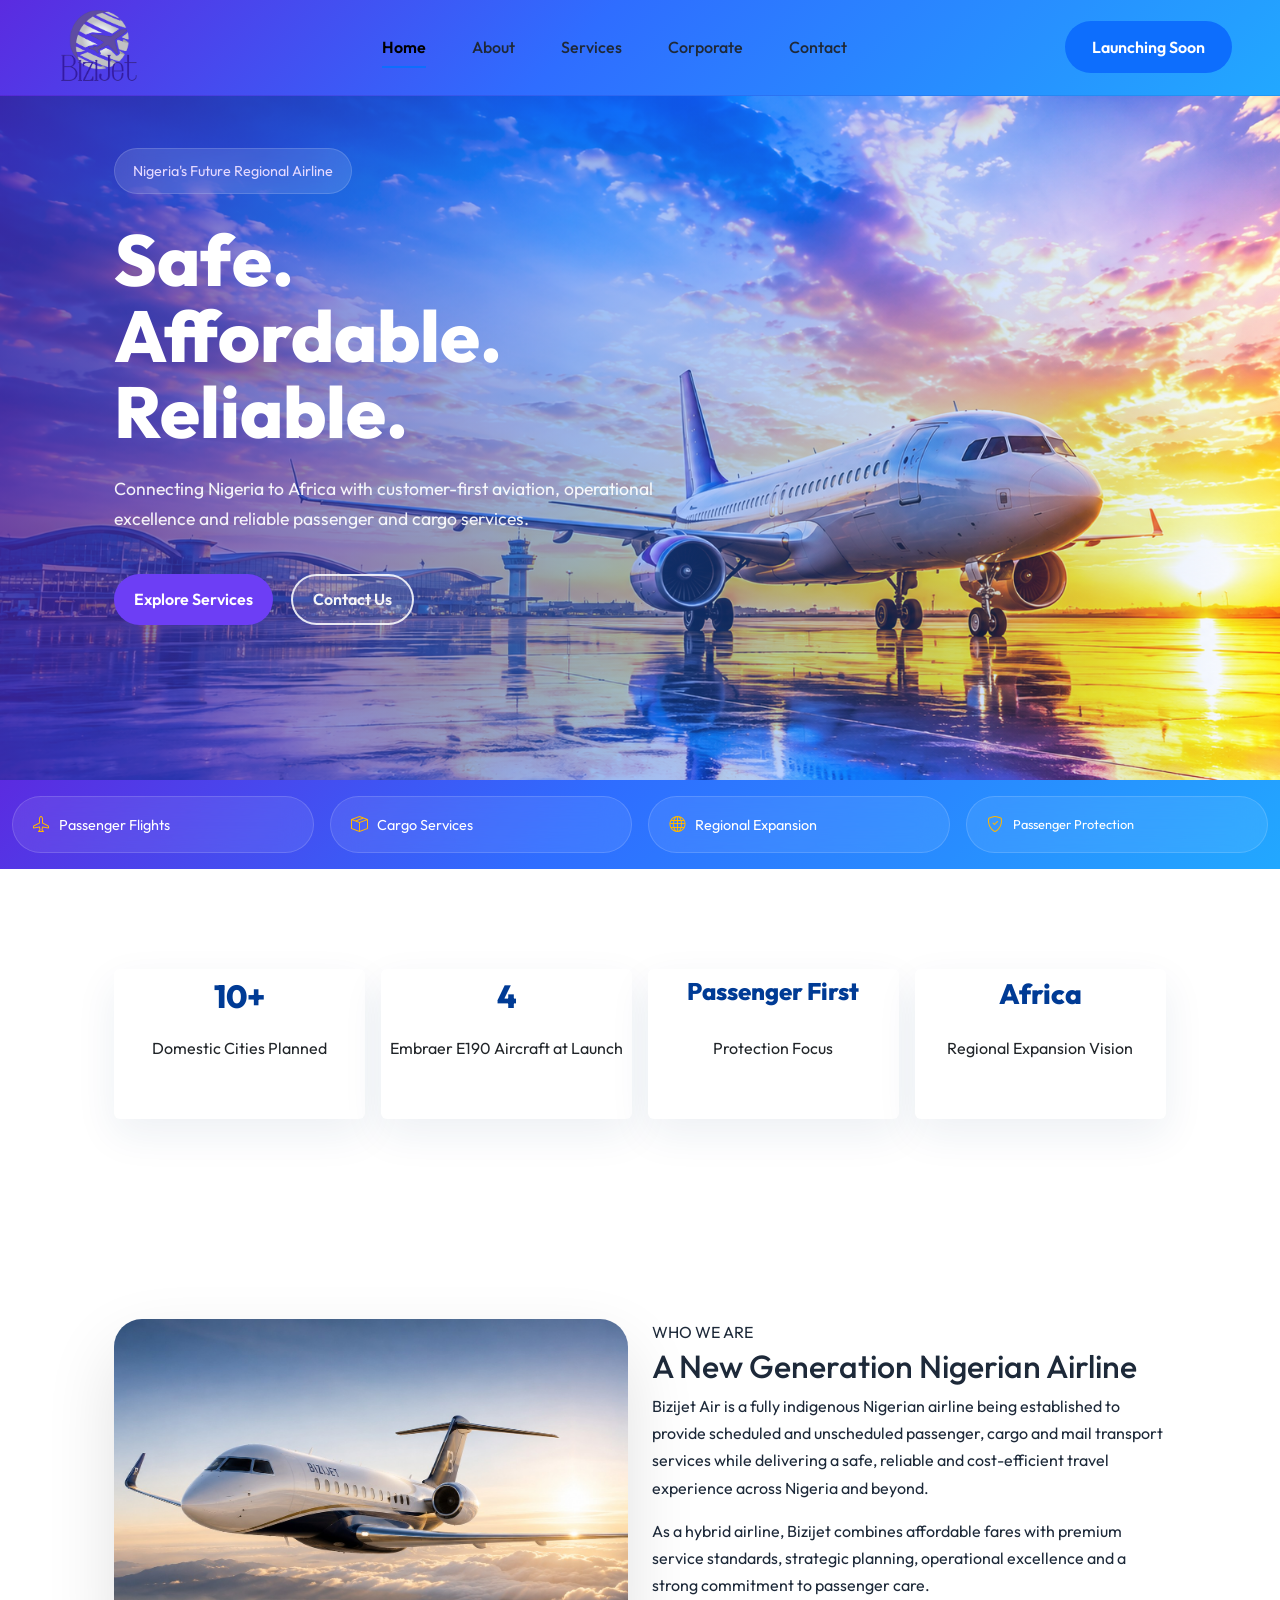
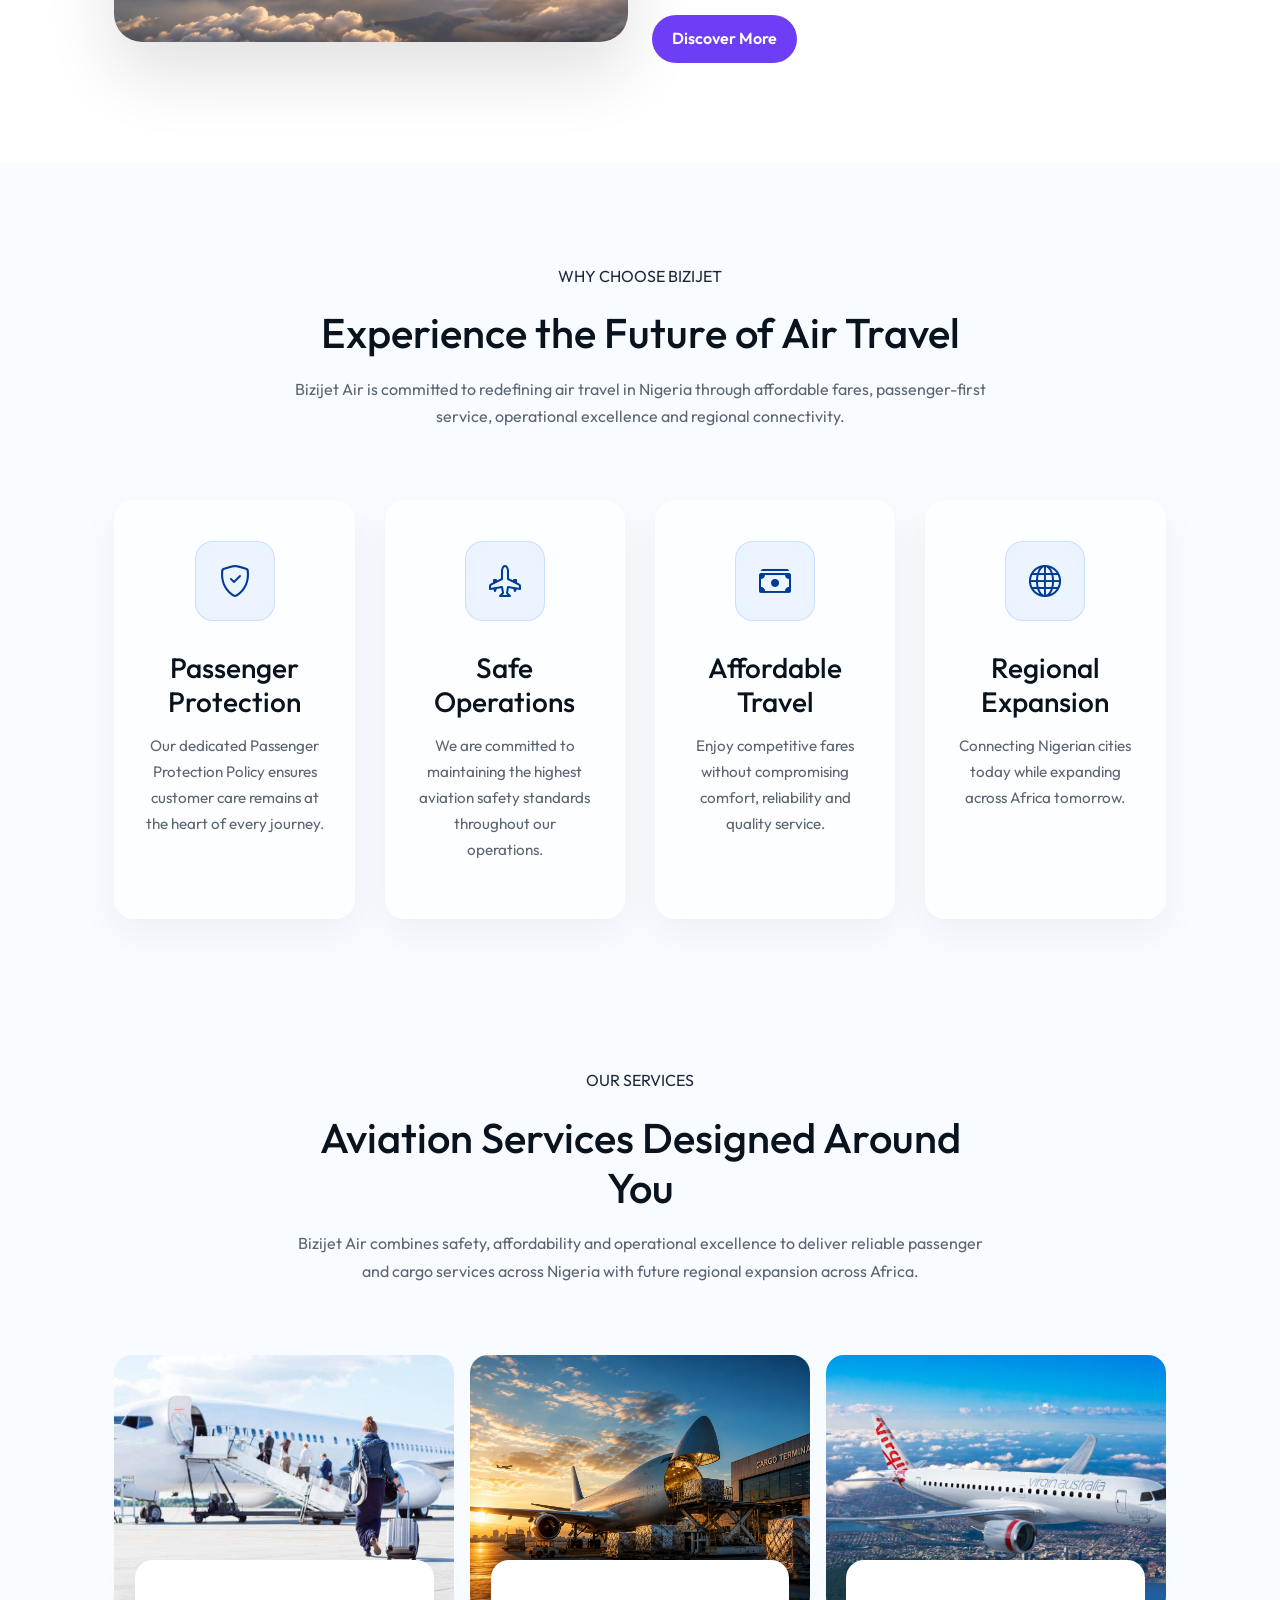
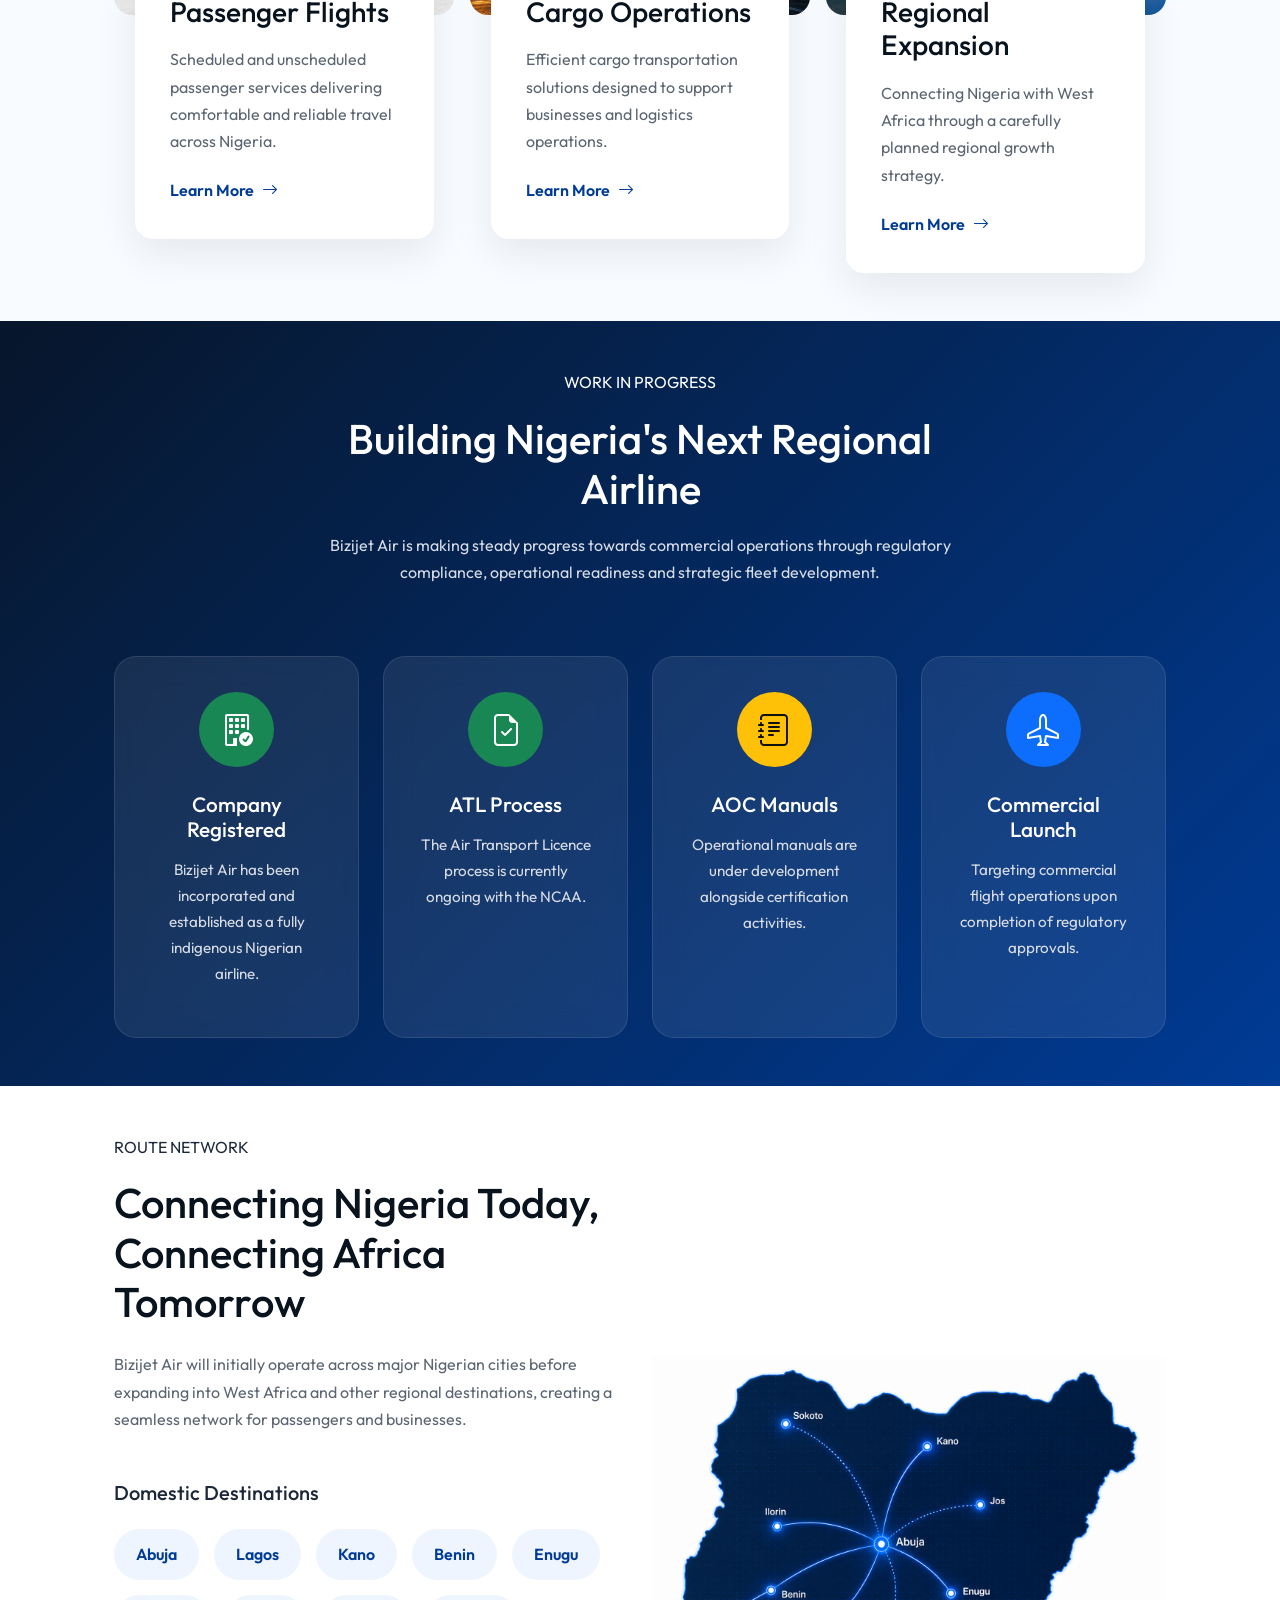
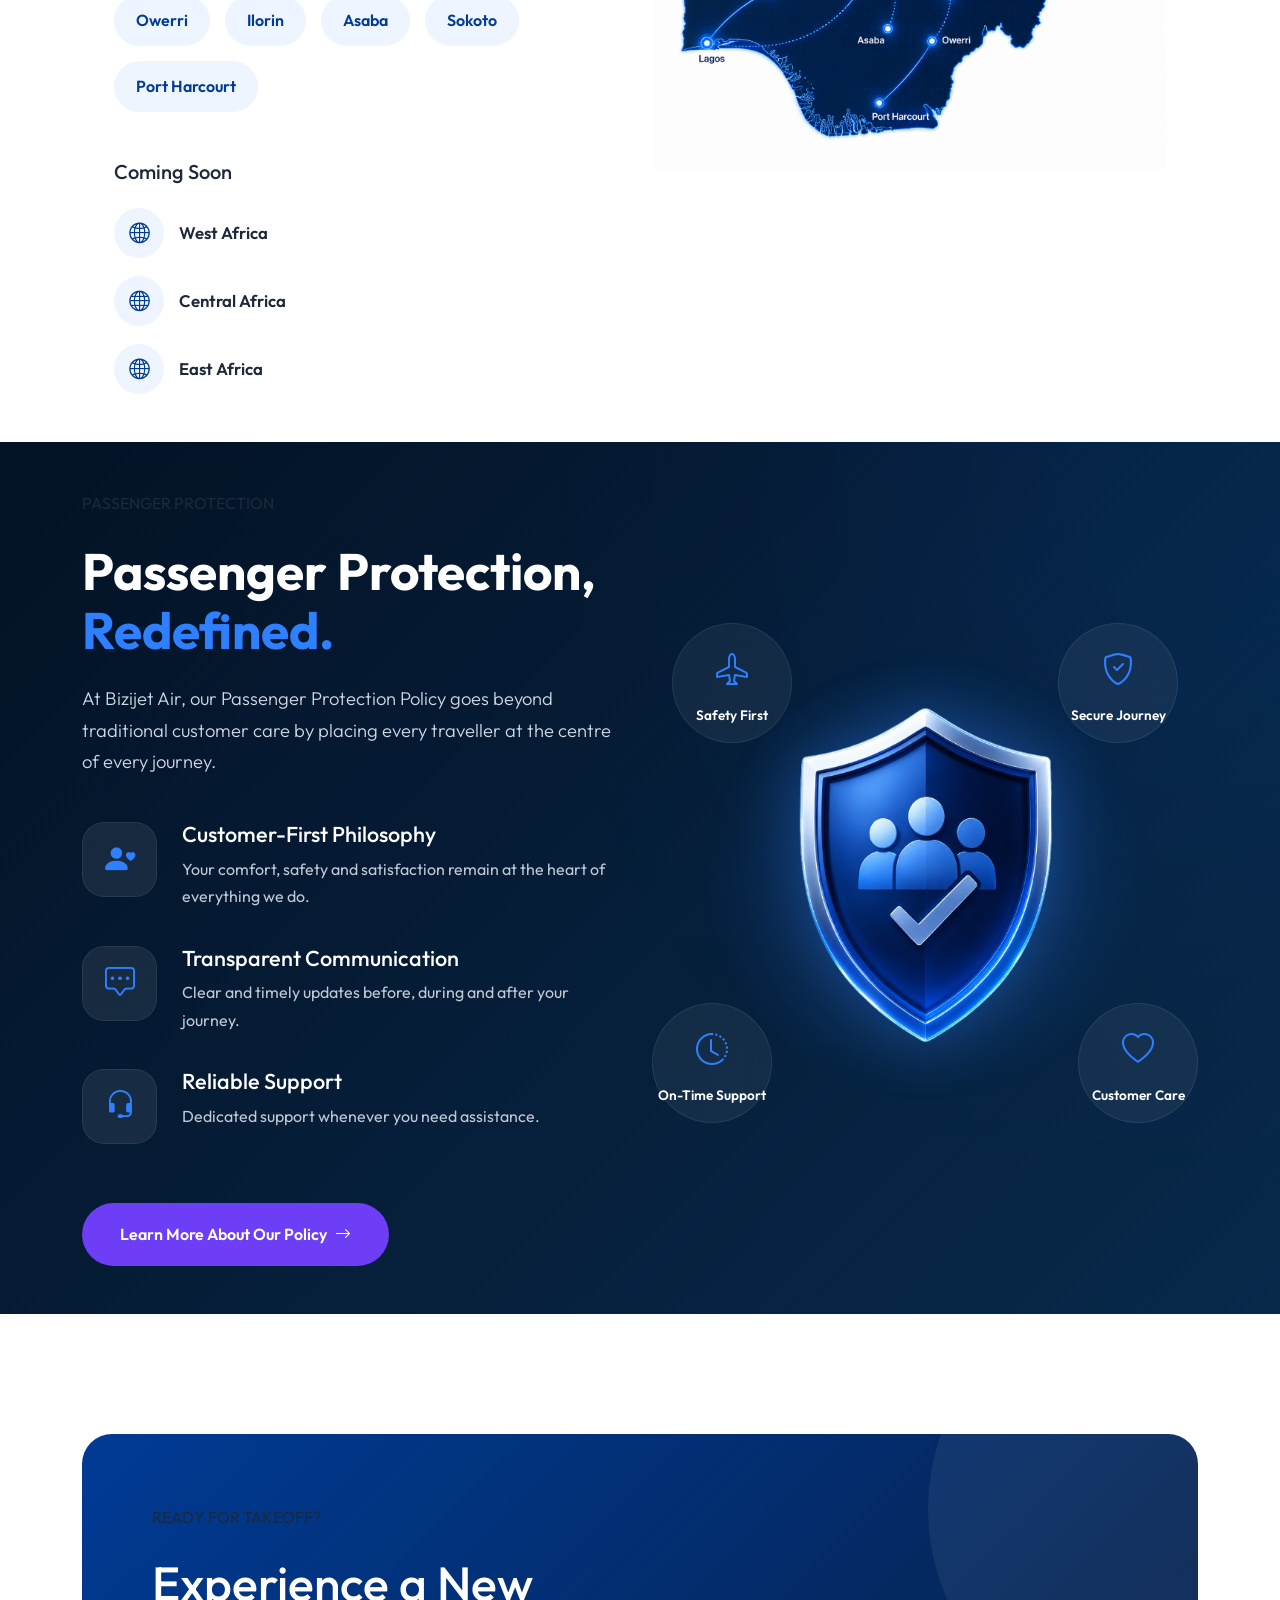
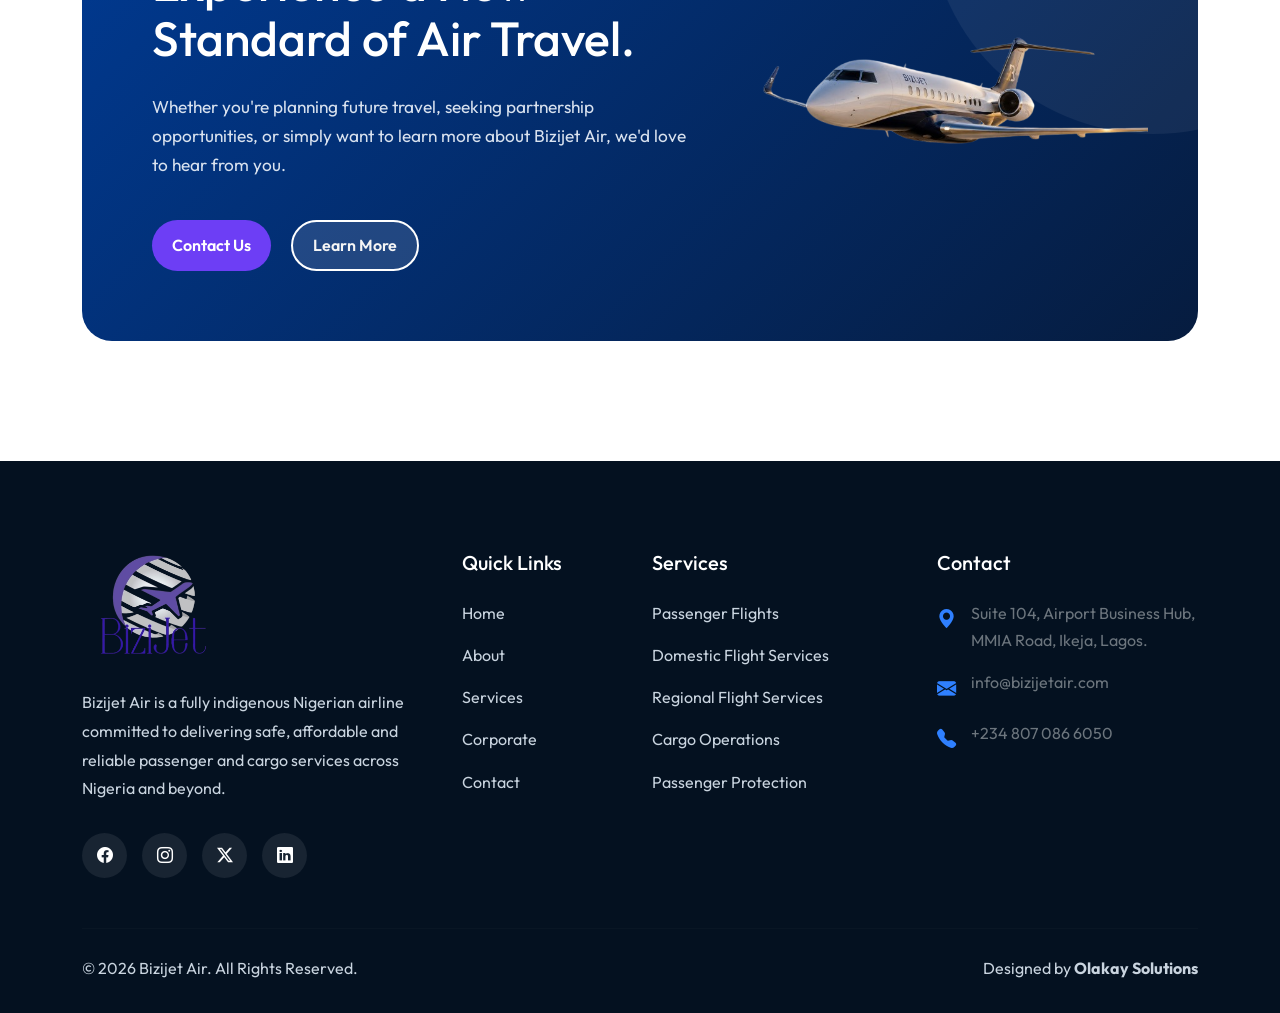
<file: index.html>
<!DOCTYPE html>
<html lang="en">
<head>
<meta charset="UTF-8">
<meta name="viewport" content="width=device-width, initial-scale=1.0">
<title>Bizijet Air</title>
<link href="bootstrap-5.3.3-dist/css/bootstrap.min.css" rel="stylesheet">
<link href="https://fonts.googleapis.com/css2?family=Outfit:wght@300;400;500;600;700;800&display=swap" rel="stylesheet">
<link rel="stylesheet" href="https://unpkg.com/aos@2.3.4/dist/aos.css">
<!-- Bootstrap Icons -->
<link rel="stylesheet" href="https://cdn.jsdelivr.net/npm/bootstrap-icons@1.13.1/font/bootstrap-icons.min.css">
<link rel="stylesheet" href="style.css">
</head>
<body>
<nav class="navbar navbar-expand-lg fixed-top bizijet-navbar">
    <div class="container-fluid px-lg-5 px-2">

        <a class="navbar-brand" href="index.html">
            <img src="images/logo.png" alt="Bizijet Logo">
        </a>

        <button class="navbar-toggler" type="button" data-bs-toggle="collapse" data-bs-target="#navbarMenu">
            <i class="bi bi-list"></i>
        </button>

        <div class="collapse navbar-collapse"id="navbarMenu">
            <div class="mobile-menu">
                <ul class="navbar-nav mx-auto">
                    <li class="nav-item">
                        <a class="nav-link active"href="index.html">Home</a>
                    </li>
                    <li class="nav-item">
                        <a class="nav-link"href="about.html">About</a>
                    </li>
                    <li class="nav-item">
                        <a class="nav-link"href="services.html">Services</a>
                    </li>
                    <li class="nav-item">
                        <a class="nav-link"href="corporate.html">Corporate</a>
                    </li>
                    <li class="nav-item">
                        <a class="nav-link" href="contact.html">Contact</a>
                    </li> 
                </ul>
                <a href="corporate.html#workInProgress"class="btn launch-btn">Launching Soon</a>
            </div>
        </div>
    </div>
</nav>

    <!-- ==========================
         HERO SECTION
    =========================== -->

    <section class="hero mt-5">
        <div class="hero-overlay"></div>
        <div class="container">
            <div class="hero-content">
                <span class="hero-tag">Nigeria's Future Regional Airline</span>

                <h1 data-aos="fade-up" data-aos-delay="0">Safe.<br> Affordable.<br> Reliable.</h1>

                <p data-aos="fade-up" data-aos-delay="500">Connecting Nigeria to Africa with customer-first aviation, operational excellence and reliable passenger and cargo services.</p>
                <div class="hero-buttons" data-aos="fade-up" data-aos-delay="300">
                    <a href="services.html" class="btn-primary"> Explore Services</a>
                    <a href="contact.html" class="btn-secondary">Contact Us</a>
                </div>
            </div>
        </div>
    </section>

    <div class="container-fluid hero-after py-3 mt-md-0 mt-3">
        <div class="row g-3" data-aos="fade-out" data-aos-delay="50" data-aos-duration="500">
            <div class="col-md-3 col-sm-6 col-6">
                <div class="feature">
                    <i class="bi bi-airplane"></i>
                    <span style="font-size: .9rem;">Passenger Flights</span>
                </div>
            </div>
            <div class="col-md-3 col-sm-6 col-6">
                <div class="feature">
                    <i class="bi bi-box-seam"></i>
                    <span style="font-size: .9rem;">Cargo Services</span>
                </div>
            </div>
            <div class="col-md-3 col-sm-6 col-6">
                <div class="feature">
                    <i class="bi bi-globe"></i>
                    <span style="font-size: .9rem;">Regional Expansion</span>
                </div>
            </div>
            <div class="col-md-3 col-sm-6 col-6">
                <div class="feature">
                    <i class="bi bi-shield-check"></i>
                    <span style="font-size: .8rem;">Passenger Protection</span>
                </div>
            </div>
        </div>
    </div>

    <!-- ==========================
         COMPANY STATISTICS
    =========================== -->

    <section class="stats">
        <div class="container text-center">
            <div class="row g-3">
                <div class="col-md-3 col-sm-6">
                    <div class="card stat-card px-4 py-2" data-aos="fade-up">
                        <h2 class="text-center h2">10+</h2>
                        <p>Domestic Cities Planned</p>
                    </div>
                </div>
                <div class="col-md-3 col-sm-6">
                    <div class="card stat-card px-2 py-2" data-aos="fade-up">
                        <h2 class="text-center h2">4</h2>
                        <p>Embraer E190 Aircraft at Launch</p>
                    </div>
                </div>
                <div class="col-md-3 col-sm-6">
                    <div class="card stat-card px-4 py-2" data-aos="fade-up">
                        <h4 class="h4">Passenger First</h4>
                        <p>Protection Focus</p>
                    </div>
                </div>
                <div class="col-md-3 col-sm-6">
                    <div class="card stat-card px-4 py-2" data-aos="fade-up">
                        <h3 class="h3">Africa</h3>
                        <p>Regional Expansion Vision</p>
                    </div>
                </div>
            </div>
        </div>
    </section>

    <!-- ==========================
         ABOUT PREVIEW
    =========================== -->

    <section class="about-preview">
        <div class="container">
            <div class="row">
                <div class="col-md-6" data-aos="fade-up">
                    <div class="about-image">
                        <img src="images/heroImg2.png" alt="">
                    </div>
                </div>
                <div class="col-md-6">
                    <div class="about-content" data-aos="fade-up">
                        <span class="section-tag">
                            WHO WE ARE
                        </span>
                        <h2>A New Generation Nigerian Airline</h2>
                        <p>Bizijet Air is a fully indigenous Nigerian airline being established to provide scheduled and unscheduled passenger, cargo and mail transport services while delivering a safe, reliable and cost-efficient travel experience across Nigeria and beyond.</p>
                        <p>As a hybrid airline, Bizijet combines affordable fares with premium service standards, strategic planning, operational excellence and a strong commitment to passenger care.</p>

                        <a href="about.html" class="btn-primary">Discover More</a>
                    </div>
                </div>
                    
            </div>
        </div>
    </section>

    <!--=====================================
        WHY CHOOSE US
======================================-->

<section class="why-us">
    <div class="container">
        <div class="section-heading">
            <span class="section-tag">WHY CHOOSE BIZIJET</span>

            <h2>Experience the Future of Air Travel</h2>

            <p>Bizijet Air is committed to redefining air travel in Nigeria through affordable fares, passenger-first service, operational excellence and regional connectivity.</p>
        </div>

        <div class="why-grid">

            <!-- Card -->

            <div class="why-card" data-aos="fade-up">
                <div class="why-icon">
                    <i class="bi bi-shield-check"></i>
                </div>
                <h3>Passenger Protection</h3>
                <p>Our dedicated Passenger Protection Policy ensures customer care remains at the heart of every journey.</p>
            </div>

            <!-- Card -->

            <div class="why-card" data-aos="fade-up">
                <div class="why-icon">
                    <i class="bi bi-airplane-engines"></i>
                </div>
                <h3>Safe Operations</h3>
                <p>We are committed to maintaining the highest aviation safety standards throughout our operations.</p>

            </div>

            <!-- Card -->

            <div class="why-card" data-aos="fade-up">
                <div class="why-icon">
                    <i class="bi bi-cash-stack"></i>
                </div>
                <h3>Affordable Travel</h3>
                <p>Enjoy competitive fares without compromising comfort, reliability and quality service.</p>

            </div>

            <!-- Card -->

            <div class="why-card" data-aos="fade-up">
                <div class="why-icon">
                    <i class="bi bi-globe"></i>
                </div>
                <h3>Regional Expansion</h3>
                <p>Connecting Nigerian cities today while expanding across Africa tomorrow.</p>
            </div>
        </div>
    </div>
</section>

<!--=====================================
        SERVICES
======================================-->

<section class="services py-5">
    <div class="container">
        <div class="section-heading">
            <span class="section-tag">OUR SERVICES</span>
            <h2>Aviation Services Designed Around You</h2>

            <p>Bizijet Air combines safety, affordability and operational excellence to deliver reliable passenger and cargo services across Nigeria with future regional expansion across Africa.</p>
        </div>

        <div class="row gy-5 gx-0 gx-lg-3">

            <!-- Passenger -->

            <div class="col-lg-4">
                <div class="service-box">
                    <div class="service-image-wrapper" data-aos="fade-up" data-aos-delay="0" data-aos-duration="300">
                        <img src="images/passenger_flight.jpeg" class="img-fluid"alt="Passenger Flights">
                    </div>
                    

                    <div class="service-content" data-aos="fade-up" data-aos-delay="100" data-aos-duration="300">
                        <h3>Passenger Flights</h3>
                        <p>Scheduled and unscheduled passenger services delivering comfortable and reliable travel across Nigeria.</p>

                        <a href="services.html">
                            Learn More
                            <i class="bi bi-arrow-right"></i>
                        </a>
                    </div>
                </div>
            </div>

            <!-- Cargo -->

            <div class="col-lg-4">

                <div class="service-box">
                    <div class="service-image-wrapper" data-aos="fade-up" data-aos-delay="0" data-aos-duration="300">
                        <img src="images/cargo-aircraft.jpg" class="img-fluid" alt="Cargo Operations">
                    </div>
                    
                    <div class="service-content" data-aos="fade-up" data-aos-delay="100" data-aos-duration="300">
                        <h3>Cargo Operations</h3>
                        <p>Efficient cargo transportation solutions designed to support businesses and logistics operations.</p>

                        <a href="services.html">Learn More
                            <i class="bi bi-arrow-right"></i>
                        </a>
                    </div>
                </div>
            </div>

            <!-- Regional -->

            <div class="col-lg-4">
                <div class="service-box">
                    <div class="service-image-wrapper" data-aos="fade-up" data-aos-delay="0" data-aos-duration="300">
                        <img src="images/E190-E2_Virgin_1-scaled.jpg" class="img-fluid" alt="Regional Expansion">
                    </div>
                    
                    <div class="service-content" data-aos="fade-up" data-aos-delay="100" data-aos-duration="300">
                        <h3>Regional Expansion</h3>
                        <p>Connecting Nigeria with West Africa through a carefully planned regional growth strategy.</p>
                        <a href="services.html">Learn More
                            <i class="bi bi-arrow-right"></i>
                        </a>
                    </div>
                </div>
            </div>
        </div>
    </div>
</section>

<!--=====================================
        WORK IN PROGRESS
======================================-->

<section class="work-progress py-5">
    <div class="container">
        <div class="section-heading">
            <span class="section-tag">WORK IN PROGRESS</span>

            <h2>Building Nigeria's Next Regional Airline</h2>
            <p>Bizijet Air is making steady progress towards commercial operations through regulatory compliance, operational readiness and strategic fleet development. </p>

        </div>

        <div class="row g-4 justify-content-center">

            <!-- Item -->

            <div class="col-lg-3 col-md-6">
                <div class="progress-card completed" data-aos="fade-up">
                    <div class="progress-icon">
                        <i class="bi bi-building-check"></i>
                    </div>
                    <h4>Company Registered</h4>
                    <p>Bizijet Air has been incorporated and established as a fully indigenous Nigerian airline.</p>
                </div>
            </div>

            <!-- Item -->

            <div class="col-lg-3 col-md-6">
                <div class="progress-card completed" data-aos="fade-up">
                    <div class="progress-icon">
                        <i class="bi bi-file-earmark-check"></i>
                    </div>
                    <h4>ATL Process</h4>
                    <p>The Air Transport Licence process is currently ongoing with the NCAA.</p>
                </div>
            </div>

            <!-- Item -->

            <div class="col-lg-3 col-md-6">
                <div class="progress-card active" data-aos="fade-up">
                    <div class="progress-icon">
                        <i class="bi bi-journal-text"></i>
                    </div>
                    <h4>AOC Manuals</h4>
                    <p>Operational manuals are under development alongside certification activities.</p>
                </div>
            </div>

            <!-- Item -->

            <div class="col-lg-3 col-md-6">
                <div class="progress-card future" data-aos="fade-up">
                    <div class="progress-icon">
                        <i class="bi bi-airplane"></i>
                    </div>
                    <h4>Commercial Launch</h4>
                    <p>Targeting commercial flight operations upon completion of regulatory approvals.</p>
                </div>
            </div>
        </div>
    </div>
</section>

<!--=====================================
        ROUTE NETWORK
======================================-->

<section class="routes py-5">
    <div class="container" data-aos="fade-up" data-aos-duration="300">
        <div class="row align-items-center gy-5">

            <!-- LEFT -->

            <div class="col-lg-6">

                <span class="section-tag">ROUTE NETWORK</span>
                <h2 class="mt-3">Connecting Nigeria Today, Connecting Africa Tomorrow</h2>

                <p class="mt-4">Bizijet Air will initially operate across major Nigerian cities before expanding into West Africa and other regional destinations, creating a seamless network for passengers and businesses.</p>

                <h5 class="mt-5 mb-4">Domestic Destinations</h5>

                <div class="route-tags">
                    <span>Abuja</span>
                    <span>Lagos</span>
                    <span>Kano</span>
                    <span>Benin</span>
                    <span>Enugu</span>
                    <span>Owerri</span>
                    <span>Ilorin</span>
                    <span>Asaba</span>
                    <span>Sokoto</span>
                    <span>Port Harcourt</span>
                </div>

                <h5 class="mt-5 mb-4">Coming Soon</h5>
                <div class="coming-soon">
                    <div>
                        <i class="bi bi-globe2"></i> West Africa
                    </div>
                    <div>
                        <i class="bi bi-globe"></i> Central Africa
                    </div>
                    <div>
                        <i class="bi bi-globe2"></i> East Africa
                    </div>
                </div>
            </div>

            <!-- RIGHT -->

            <div class="col-lg-6 text-center" data-aos="fade-out" data-aos-duration="200">
                <div class="map-wrapper">
                    <img src="images/nigeria_map-custom.png">
                </div>
            </div>
        </div>
    </div>
</section>

<!--=====================================
    PASSENGER PROTECTION
======================================-->

<section class="passenger-protection py-5">
    <div class="container">
        <div class="row align-items-center gy-5">

            <!-- LEFT SIDE -->

            <div class="col-lg-6">
                <span class="section-tag">PASSENGER PROTECTION</span>
                <h2 class="mt-4" data-aos="fade-up" data-aos-delay="0" data-aos-duration="300"> Passenger Protection, <span>Redefined.</span></h2>
                <p class="lead mt-4" data-aos="fade-up" data-aos-delay="100" data-aos-duration="300">At Bizijet Air, our Passenger Protection Policy goes beyond traditional customer care by placing every traveller at the centre of every journey. </p>

                <!-- Feature -->

                <div class="protection-item" data-aos="fade-up" data-aos-delay="0" data-aos-duration="300">
                    <div class="protection-icon">
                        <i class="bi bi-person-heart"></i>
                    </div>
                    <div>
                        <h5>Customer-First Philosophy</h5>
                        <p>Your comfort, safety and satisfaction remain at the heart of everything we do.</p>
                    </div>
                </div>

                <div class="protection-item" data-aos="fade-up" data-aos-delay="0" data-aos-duration="300">
                    <div class="protection-icon">
                        <i class="bi bi-chat-square-dots"></i>
                    </div>
                    <div>
                        <h5>Transparent Communication</h5>
                        <p>Clear and timely updates before, during and after your journey.</p>
                    </div>
                </div>

                <div class="protection-item" data-aos="fade-up" data-aos-delay="0" data-aos-duration="300">
                    <div class="protection-icon">
                        <i class="bi bi-headset"></i>
                    </div>
                    <div>
                        <h5>Reliable Support</h5>
                        <p>Dedicated support whenever you need assistance.</p>
                    </div>
                </div>

                <a href="about.html " class="btn-primary mt-4" data-aos="fade-out" data-aos-delay="10" data-aos-duration="300"> Learn More About Our Policy
                    <i class="bi bi-arrow-right ms-2"></i>
                </a>
            </div>

            <!-- RIGHT SIDE -->

            <div class="col-lg-6">
                <div class="shield-wrapper" data-aos="fade-up" data-aos-delay="0" data-aos-duration="300">
                    <img src="images/shield.png" alt="Passenger Protection" class="img-fluid shield-image">
                    <div class="floating top-left">
                        <i class="bi bi-airplane"></i>
                        <span>Safety First</span>
                    </div>
                    <div class="floating top-right">
                        <i class="bi bi-shield-check"></i>
                        <span>Secure Journey</span>
                    </div>
                    <div class="floating bottom-left">
                        <i class="bi bi-clock-history"></i>
                        <span>On-Time Support</span>
                    </div>
                    <div class="floating bottom-right">
                        <i class="bi bi-heart"></i>
                        <span>Customer Care</span>
                    </div>
                </div>
            </div>
        </div>
    </div>
</section>

<!--=====================================
        CTA
======================================-->

<section class="cta-section" data-aos="fade-up" data-aos-delay="0" data-aos-duration="300">
    <div class="container">
        <div class="cta-box">
            <div class="row align-items-center gy-5">
                <div class="col-lg-7">
                    <span class="section-tag"> READY FOR TAKEOFF?</span>

                    <h2>Experience a New Standard of Air Travel. </h2>

                    <p> Whether you're planning future travel, seeking partnership opportunities, or simply want to learn more about Bizijet Air, we'd love to hear from you.</p>

                    <div class="cta-buttons">
                        <a href="contact.html" class="btn-primary">Contact Us</a>
                        <a href="about.html" class="btn-secondary">Learn More</a>
                    </div>
                </div>

                <div class="col-lg-5 text-center">
                    <img src="images/cta-plane.webp" class="img-fluid cta-plane"alt="Bizijet Aircraft">
                </div>
            </div>
        </div>
    </div>
</section>

<!--=====================================
        FOOTER
======================================-->

<footer class="footer" data-aos="fade-up" data-aos-delay="0" data-aos-duration="500">
    <div class="container">
        <div class="row gy-5">
            <div class="col-lg-4">
                <img src="images/logo.png"class="footer-logo" alt="Bizijet Air">
                <p class="mt-4">
                    Bizijet Air is a fully indigenous Nigerian airline
                    committed to delivering safe, affordable and reliable
                    passenger and cargo services across Nigeria and beyond.
                </p>

                <div class="social-links">
                    <a href="#"><i class="bi bi-facebook"></i></a>
                    <a href="#"><i class="bi bi-instagram"></i></a>
                    <a href="#"><i class="bi bi-twitter-x"></i></a>
                    <a href="#"><i class="bi bi-linkedin"></i></a>
                </div>
            </div>



            <!-- Quick Links -->

            <div class="col-lg-2 col-md-6">
                <h5>Quick Links</h5>
                <ul>
                    <li><a href="index.html">Home</a></li>
                    <li><a href="about.html">About</a></li>
                    <li><a href="services.html">Services</a></li>
                    <li><a href="corporate.html">Corporate</a></li>
                    <li><a href="contact.html">Contact</a></li>
                </ul>
            </div>

            <div class="col-lg-3 col-md-6">
                <h5>Services</h5>
                <ul>
                    <li><a href="services.html#passengerFlights">Passenger Flights</a></li>
                    <li><a href="services.html#domesticRoutes">Domestic Flight Services</a></li>
                    <li><a href="services.html#regionalRoutes">Regional Flight Services</a></li>
                    <li><a href="services.html#cargoOperations">Cargo Operations</a></li>
                    <li><a href="services.html#passengerProtection">Passenger Protection</a></li>
                </ul>
            </div>

            <div class="col-lg-3">
                <h5>Contact</h5>
                <ul class="contact-list">
                    <li> <i class="bi bi-geo-alt-fill"></i> Suite 104, Airport Business Hub, MMIA Road, Ikeja, Lagos. </li>
                    <li> <i class="bi bi-envelope-fill"></i> info@bizijetair.com</li>
                    <li> <i class="bi bi-telephone-fill"></i>+234 807 086 6050</li>
                </ul>
            </div>
        </div>

        <hr>

        <div class="footer-bottom">
            <p>© 2026 Bizijet Air. All Rights Reserved.</p>
            <p>Designed by <strong>Olakay Solutions</strong> </p>
        </div>
    </div>
</footer>

<script src="script.js"></script>
<script src="https://unpkg.com/aos@2.3.4/dist/aos.js"></script>
<script>
    AOS.init({
        duration: 800,
        easing: "ease-out",
        once: true,
        offset: 100
    });
</script>
<script src="bootstrap-5.3.3-dist/js/bootstrap.bundle.min.js"></script>

</body>
</html>
</file>
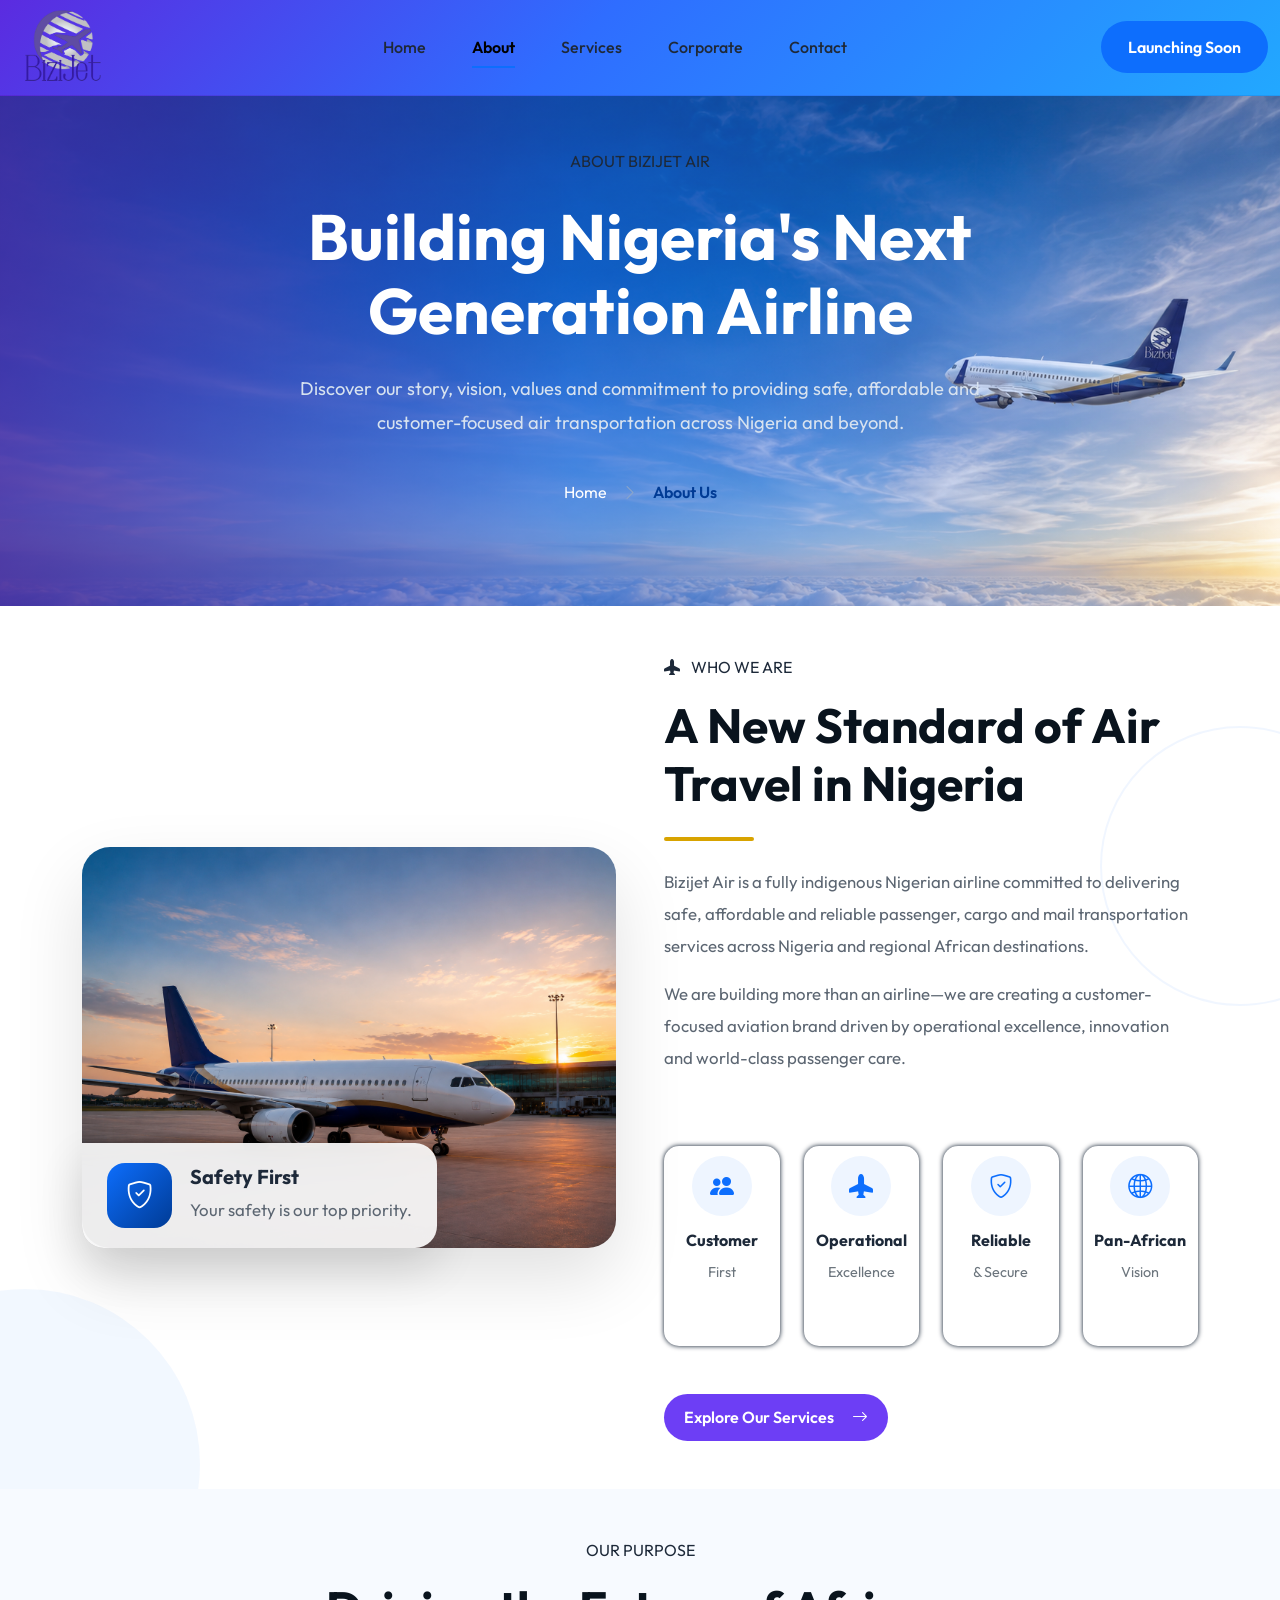
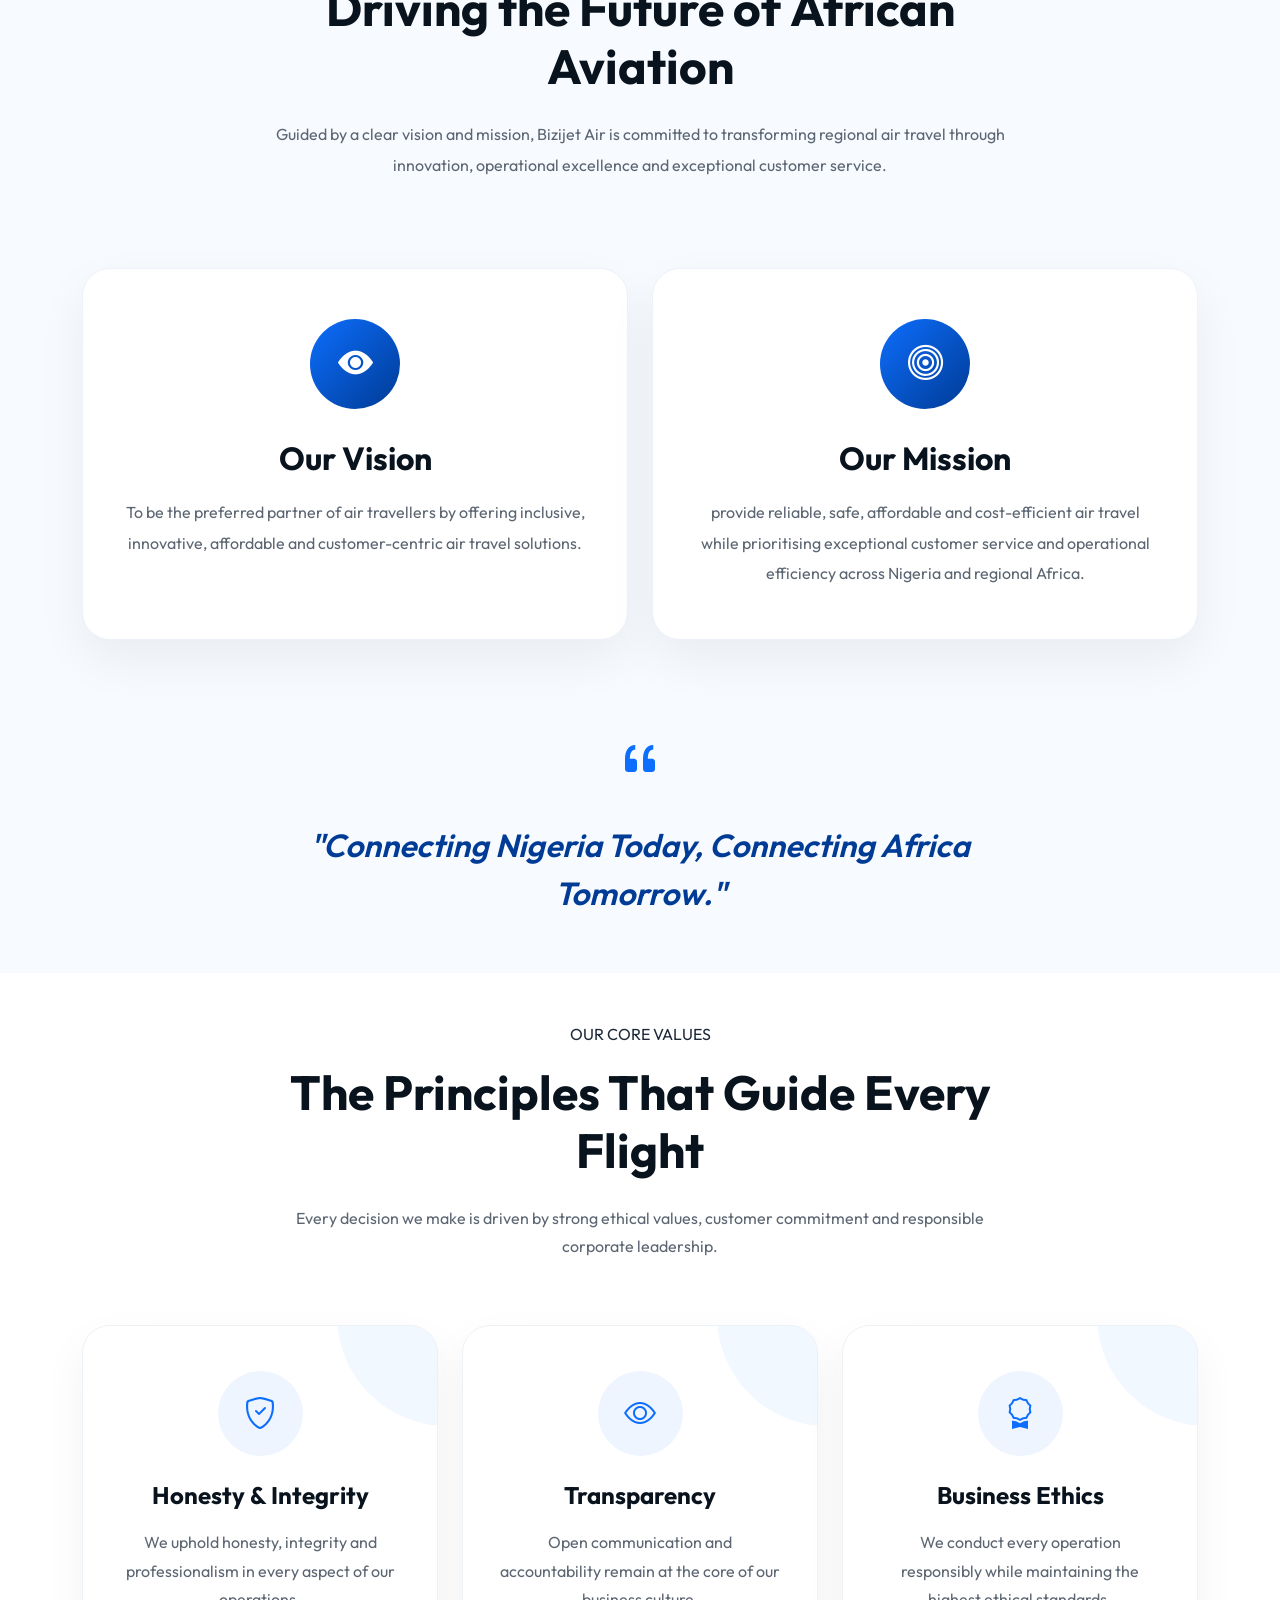
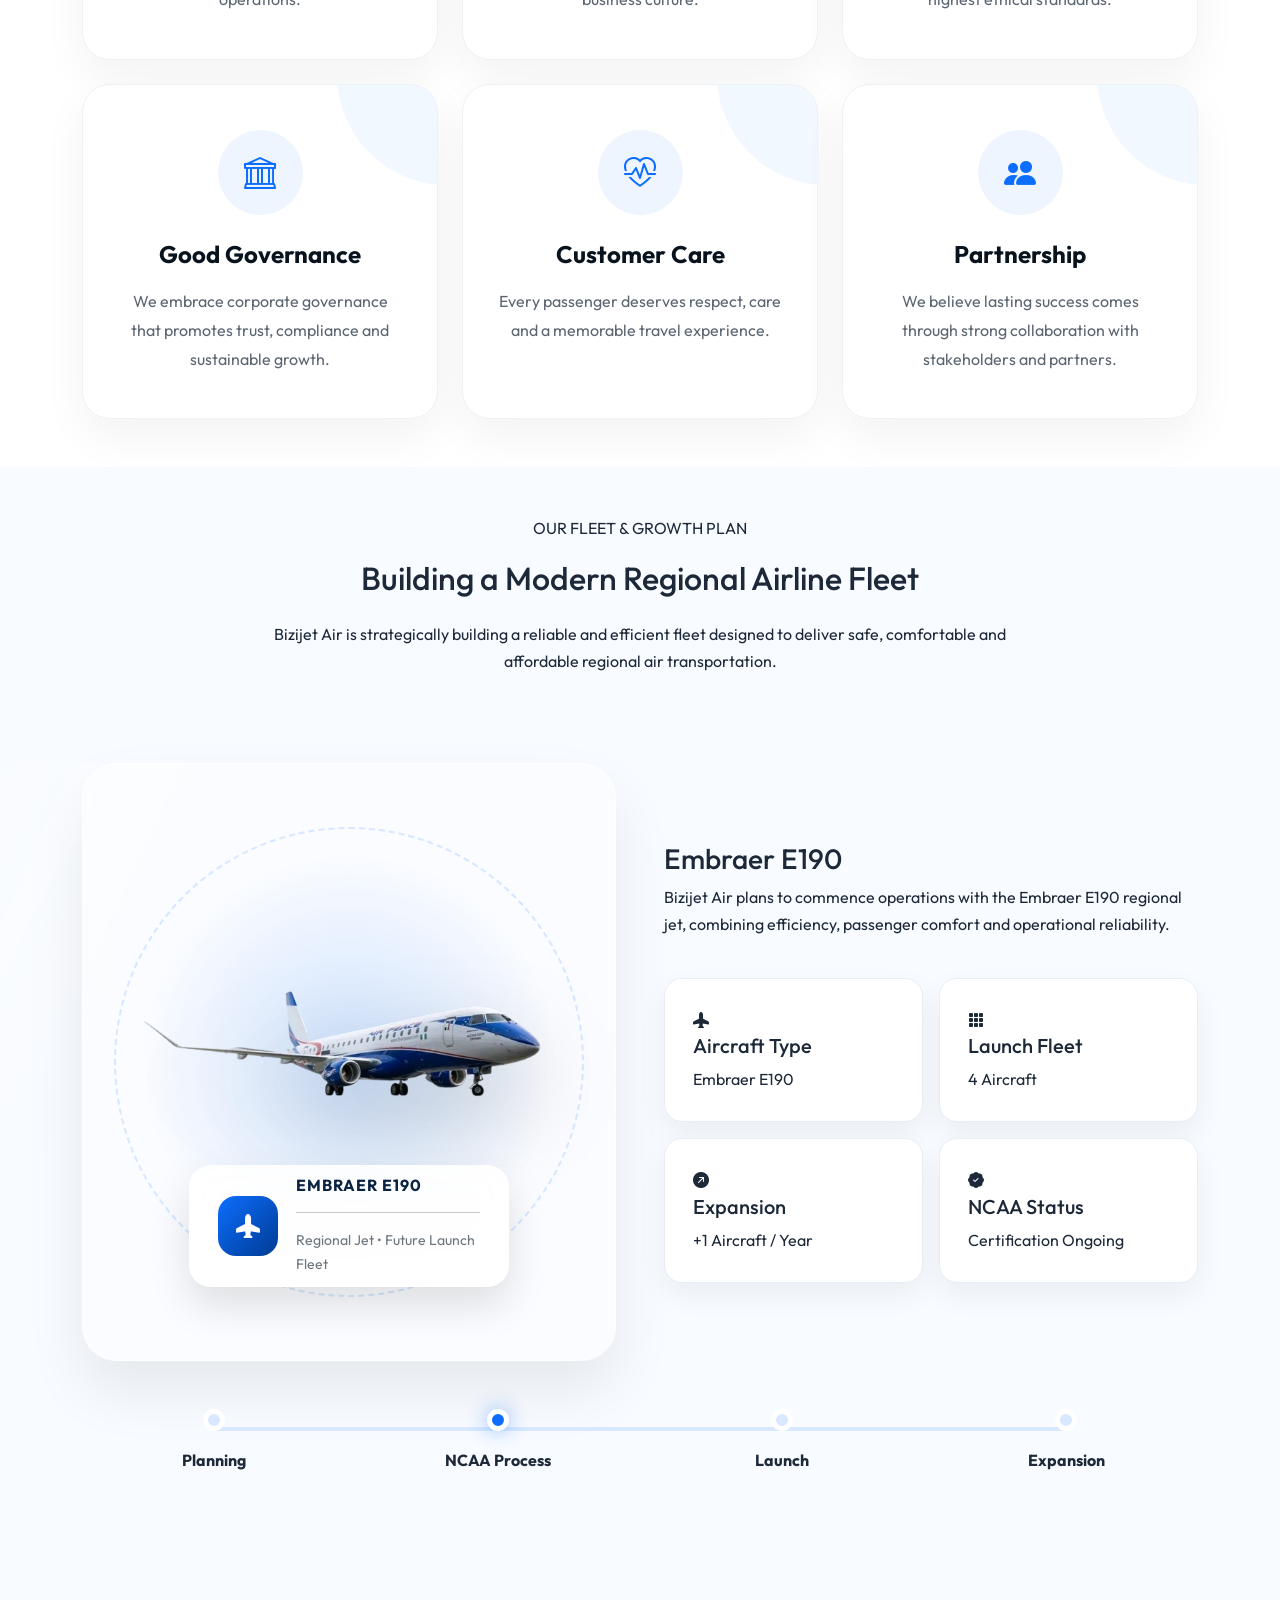
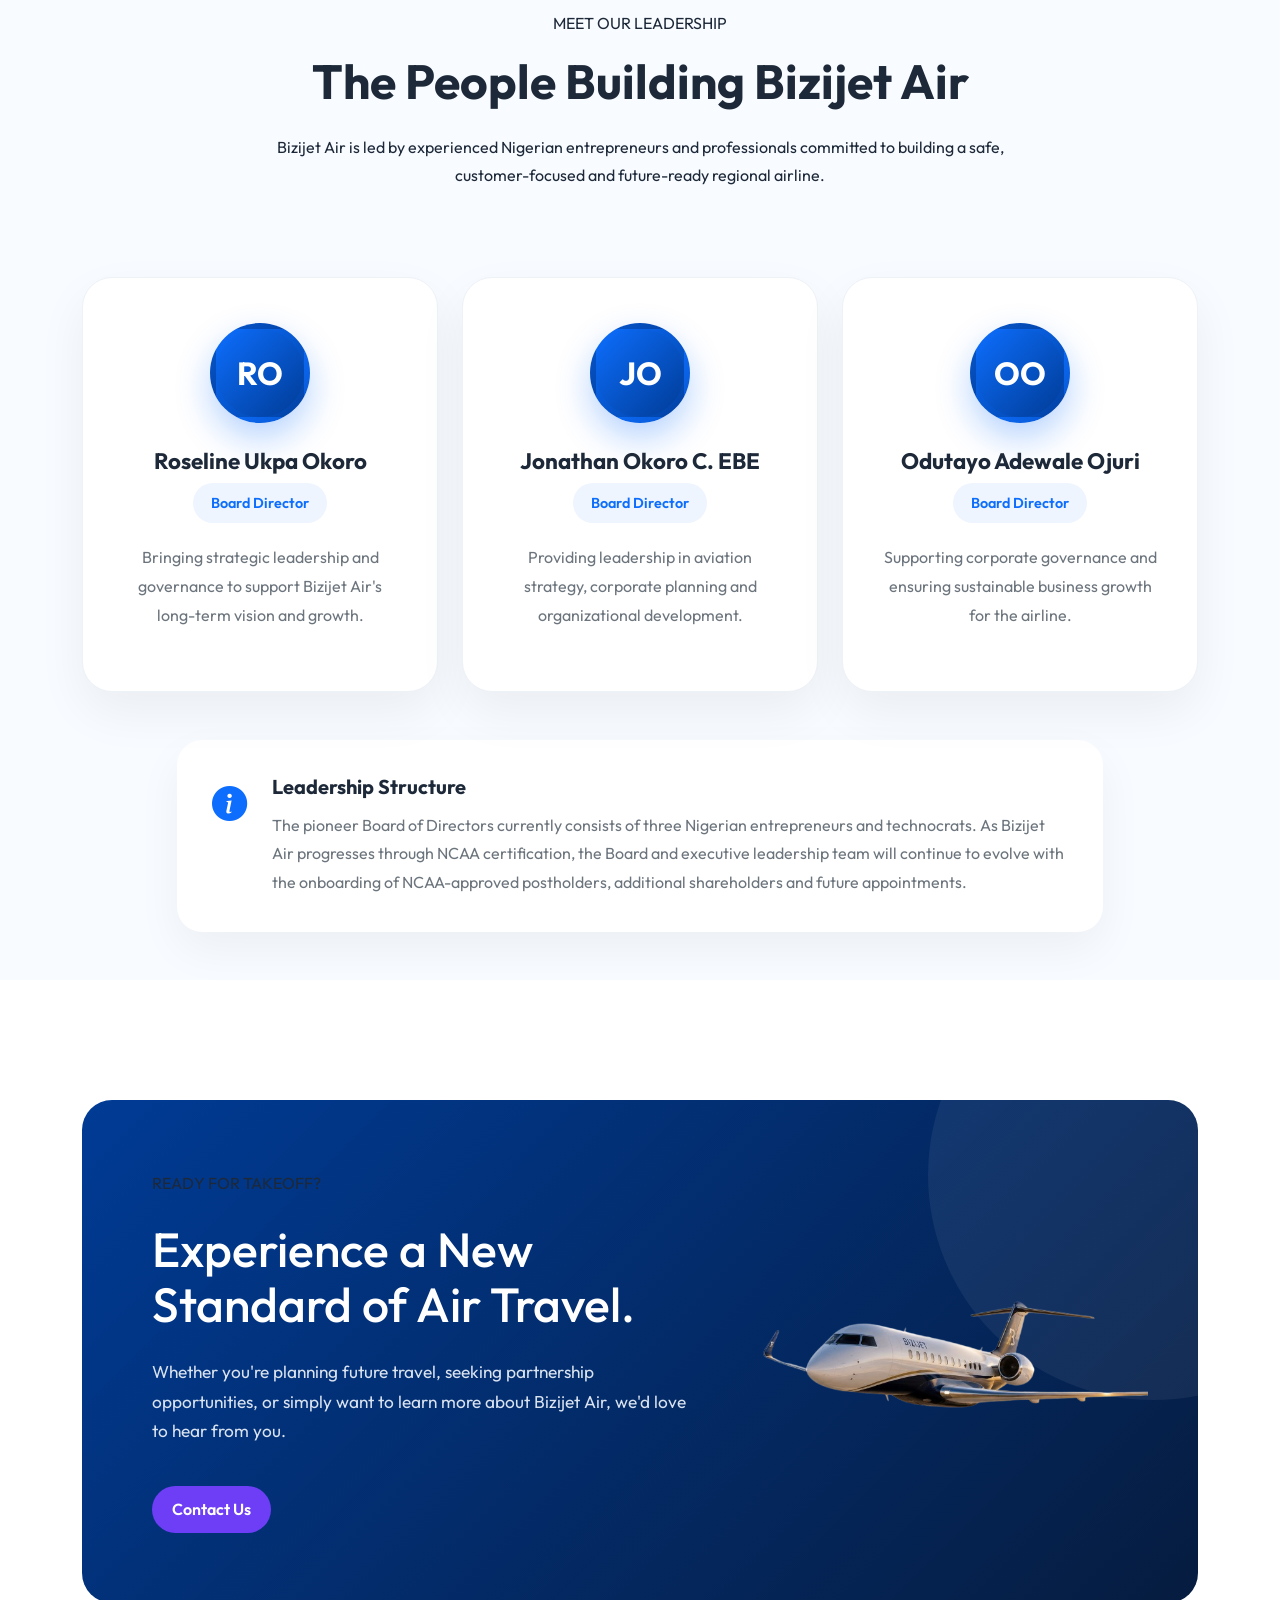
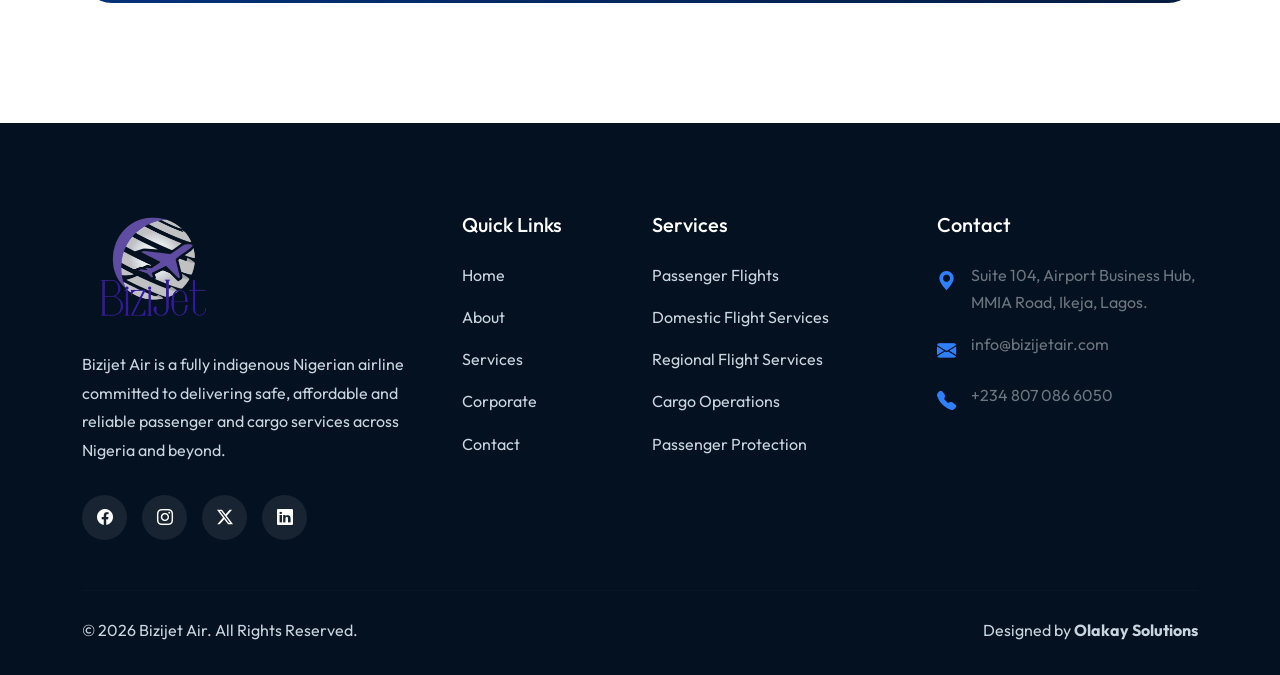
<file: about.html>
<!DOCTYPE html>
<html lang="en">
<head>
    <meta charset="UTF-8">
    <meta name="viewport" content="width=device-width, initial-scale=1.0">
    <title>Bizijet Air | About</title>
    <link href="bootstrap-5.3.3-dist/css/bootstrap.min.css" rel="stylesheet">
    <link href="https://fonts.googleapis.com/css2?family=Outfit:wght@300;400;500;600;700;800&display=swap" rel="stylesheet">
    <!-- Bootstrap Icons -->
    <link rel="stylesheet" href="https://cdn.jsdelivr.net/npm/bootstrap-icons@1.13.1/font/bootstrap-icons.min.css">
    <link rel="stylesheet" href="style.css">
</head>
<body>
<nav class="navbar navbar-expand-lg fixed-top bizijet-navbar">
    <div class="container-xxl">

        <a class="navbar-brand" href="index.html">
            <img src="images/logo.png" alt="Bizijet Logo">
        </a>

        <button class="navbar-toggler" type="button" data-bs-toggle="collapse" data-bs-target="#navbarMenu">
            <i class="bi bi-list"></i>
        </button>
        <div class="collapse navbar-collapse"id="navbarMenu">
            <div class="mobile-menu">
                <ul class="navbar-nav mx-auto">
                    <li class="nav-item">
                        <a class="nav-link" href="index.html">Home</a>
                    </li>
                    <li class="nav-item">
                        <a class="nav-link active" href="about.html">About</a>
                    </li>
                    <li class="nav-item">
                        <a class="nav-link" href="services.html">Services</a>
                    </li>
                    <li class="nav-item">
                        <a class="nav-link" href="corporate.html">Corporate</a>
                    </li>
                    <li class="nav-item">
                        <a class="nav-link" href="contact.html">Contact</a>
                    </li>
                </ul>
                <a href="corporate.html#workInProgress"class="btn launch-btn">Launching Soon</a>
            </div>
        </div>
    </div>
</nav>


    <!--=====================================
        ABOUT HERO
======================================-->

<section class="about-hero mt-5">
    <div class="hero-overlay"></div>
    <div class="container">
        <div class="row justify-content-center text-center">
            <div class="col-lg-8">
                <span class="section-tag">ABOUT BIZIJET AIR</span>
                <h1>Building Nigeria's Next Generation Airline</h1>
                <p>Discover our story, vision, values and commitment to providing safe, affordable and customer-focused air transportation across Nigeria and beyond.</p>
                <nav class="breadcrumb-nav">
                    <a href="index.html">Home</a>
                    <span> <i class="bi bi-chevron-right"></i> </span>
                    <span class="active">About Us</span>
                </nav>
            </div>
        </div>
    </div>
</section>

<section class="about-company py-5">
    <div class="container">
        <div class="row align-items-center g-5">

            <!-- Left Image -->

            <div class="col-lg-6">
                <div class="about-image">
                    <img src="images/abt-image.png" class="img-fluid"alt="Bizijet Aircraft">

                    <!-- Floating Card -->

                    <div class="floating-card">
                        <div class="floating-icon">
                            <i class="bi bi-shield-check"></i>
                        </div>
                        <div>
                            <h5>Safety First</h5>
                            <p>Your safety is our top priority.</p>
                        </div>
                    </div>
                </div>
            </div>

            <!-- Right Content -->

            <div class="col-lg-6">
                <span class="section-tag">
                    <i class="bi bi-airplane-fill me-2"></i>
                    WHO WE ARE
                </span>
                <h2 class="mt-3">A New Standard of Air Travel in Nigeria</h2>
                <div class="title-line"></div>
                <p class="mt-4">Bizijet Air is a fully indigenous Nigerian airline committed to delivering safe, affordable and reliable passenger, cargo and mail transportation services across Nigeria and regional African destinations.</p>

                <p>We are building more than an airline—we are creating a customer-focused aviation brand driven by operational excellence, innovation and world-class passenger care.</p>

                <!-- Features -->

                <div class="row mt-5 g-4">
                    <div class="col-6 col-md-3">
                        <div class="mini-feature">
                            <i class="bi bi-people-fill"></i>
                            <h6>Customer</h6>
                            <small>First</small>
                        </div>
                    </div>

                    <div class="col-6 col-md-3">
                        <div class="mini-feature">
                            <i class="bi bi-airplane-fill"></i>
                            <h6>Operational</h6>
                            <small>Excellence</small>
                        </div>
                    </div>

                    <div class="col-6 col-md-3">
                        <div class="mini-feature">
                            <i class="bi bi-shield-check"></i>
                            <h6>Reliable</h6>
                            <small>& Secure</small>
                        </div>
                    </div>

                    <div class="col-6 col-md-3">
                        <div class="mini-feature">
                            <i class="bi bi-globe2"></i>
                            <h6>Pan-African</h6>
                            <small>Vision</small>
                        </div>
                    </div>
                </div>

                <a href="services.html" class="btn-primary mt-5">
                    Explore Our Services
                    <i class="bi bi-arrow-right ms-2"></i> </a>
            </div>
        </div>
    </div>
</section>

<!--=====================================
        VISION & MISSION
======================================-->

<section class="vision-mission py-5">

    <div class="container">

        <!-- Section Heading -->

        <div class="row">
            <div class="col-lg-8 mx-auto text-center">
                <span class="section-tag">OUR PURPOSE </span>
                <h2 class="mt-3">Driving the Future of African Aviation</h2>
                <p class="mt-4">Guided by a clear vision and mission, Bizijet Air is committed to transforming regional air travel through innovation, operational excellence and exceptional customer service.</p>
            </div>
        </div>

        <!-- Cards -->

        <div class="row mt-5 g-4">

            <!-- Vision -->

            <div class="col-lg-6">
                <div class="purpose-card">
                    <div class="purpose-icon">
                        <i class="bi bi-eye-fill"></i>
                    </div>
                    <h3>Our Vision </h3>
                    <p>To be the preferred partner of air travellers by offering inclusive, innovative, affordable and customer-centric air travel solutions.</p>
                </div>
            </div>

            <div class="col-lg-6">
                <div class="purpose-card">
                    <div class="purpose-icon">
                        <i class="bi bi-bullseye"></i>
                    </div>
                    <h3>Our Mission</h3>
                    <p>provide reliable, safe, affordable and cost-efficient air travel while prioritising exceptional customer service and operational efficiency across Nigeria and regional Africa.</p>
                </div>
            </div>
        </div>

        <!-- Quote -->

        <div class="row">
            <div class="col-lg-8 mx-auto">
                <div class="purpose-quote">
                    <i class="bi bi-quote"></i>
                    <h4>"Connecting Nigeria Today, Connecting Africa Tomorrow."</h4>
                </div>
            </div>
        </div>
    </div>
</section>

<!--=====================================
        CORE VALUES
======================================-->

<section class="core-values py-5">
    <div class="container">

        <div class="row">
            <div class="col-lg-8 mx-auto text-center">
                <span class="section-tag">OUR CORE VALUES</span>
                <h2 class="mt-3">The Principles That Guide Every Flight</h2>
                <p class="mt-4">Every decision we make is driven by strong ethical values, customer commitment and responsible corporate leadership. </p>
            </div>
        </div>

        <div class="row g-4 mt-4">

            <div class="col-lg-4 col-md-6">
                <div class="value-card">
                    <div class="value-icon">
                        <i class="bi bi-shield-check"></i>
                    </div>
                    <h4>Honesty & Integrity</h4>
                    <p> We uphold honesty, integrity and professionalism in every aspect of our operations.</p>
                </div>
            </div>

            <div class="col-lg-4 col-md-6">
                <div class="value-card">
                    <div class="value-icon">
                        <i class="bi bi-eye"></i>
                    </div>

                    <h4>Transparency</h4>
                    <p>Open communication and accountability remain at the core of our business culture.</p>
                </div>
            </div>

            <div class="col-lg-4 col-md-6">
                <div class="value-card">
                    <div class="value-icon">
                        <i class="bi bi-award"></i>
                    </div>
                    <h4>Business Ethics </h4>
                    <p>We conduct every operation responsibly while maintaining the highest ethical standards.</p>
                </div>
            </div>

            <div class="col-lg-4 col-md-6">
                <div class="value-card">
                    <div class="value-icon">
                        <i class="bi bi-bank"></i>
                    </div>
                    <h4>Good Governance</h4>
                    <p>We embrace corporate governance that promotes trust, compliance and sustainable growth.</p>
                </div>
            </div>

            <div class="col-lg-4 col-md-6">
                <div class="value-card">
                    <div class="value-icon">
                        <i class="bi bi-heart-pulse"></i>
                    </div>

                    <h4>Customer Care</h4>
                    <p>Every passenger deserves respect, care and a memorable travel experience.</p>
                </div>
            </div>

            <div class="col-lg-4 col-md-6">
                <div class="value-card">
                    <div class="value-icon">
                        <i class="bi bi-people-fill"></i>
                    </div>

                    <h4>Partnership</h4>

                    <p>We believe lasting success comes through strong collaboration with stakeholders and partners.</p>
                </div>
            </div>
        </div>
    </div>
</section>

<!--=====================================
        FLEET & EXPANSION
======================================-->

<section class="fleet-section py-5">

    <div class="container">
        <div class="row">
            <div class="col-lg-8 mx-auto text-center">
                <span class="section-tag">OUR FLEET & GROWTH PLAN</span>
                <h2 class="mt-3">Building a Modern Regional Airline Fleet</h2>
                <p class="mt-4">Bizijet Air is strategically building a reliable and efficient fleet designed to deliver safe, comfortable and affordable regional air transportation.</p>
            </div>
        </div>

        <div class="row align-items-center g-5 mt-4">

            <!-- LEFT -->

            <div class="col-lg-6">
                <div class="fleet-glass p-lg-5">
                    <div class="fleet-image">
                        <img src="images/embraer-e190.jpg" class="img-fluid w-100" alt="Embraer E190">
                        <div class="fleet-badge">
                            <div class="badge-icon">
                                <i class="bi bi-airplane-fill"></i>
                            </div>
                            <div>
                                <h5>EMBRAER E190</h5>
                                <hr>
                                <span>Regional Jet • Future Launch Fleet</span>
                            </div>
                        </div>
                    </div>
                </div>
            </div>



            <!-- RIGHT -->

            <div class="col-lg-6">
                <h3 class="fleet-title">Embraer E190</h3>

                <p>Bizijet Air plans to commence operations with the
                    Embraer E190 regional jet, combining efficiency,
                    passenger comfort and operational reliability.</p>

                <div class="row g-3 mt-4">

                    <!-- Card -->

                    <div class="col-6">
                        <div class="fleet-card">
                            <i class="bi bi-airplane-fill"></i>
                            <h5>Aircraft Type</h5>
                            <span>Embraer E190</span>
                        </div>
                    </div>

                    <div class="col-6">
                        <div class="fleet-card">
                            <i class="bi bi-grid-3x3-gap-fill"></i>
                            <h5>Launch Fleet</h5>
                            <span>4 Aircraft</span>
                        </div>
                    </div>

                    <div class="col-6">
                        <div class="fleet-card">
                            <i class="bi bi-arrow-up-right-circle-fill"></i>
                            <h5>Expansion</h5>
                            <span>+1 Aircraft / Year</span>
                        </div>
                    </div>

                    <div class="col-6">
                        <div class="fleet-card">
                            <i class="bi bi-patch-check-fill"></i>
                            <h5>NCAA Status</h5>
                            <span>Certification Ongoing</span>
                        </div>
                    </div>
                </div>
            </div>
        </div>

        <!-- Timeline -->

        <div class="fleet-timeline mt-5">
            <div class="timeline-item">
                <div class="timeline-dot"></div>
                <h6>Planning</h6>
            </div>

            <div class="timeline-item">
                <div class="timeline-dot active"></div>
                <h6>NCAA Process</h6>
            </div>

            <div class="timeline-item">
                <div class="timeline-dot"></div>
                <h6>Launch</h6>
            </div>

            <div class="timeline-item">
                <div class="timeline-dot"></div>
                <h6>Expansion</h6>
            </div>
        </div>
    </div>
</section>

<!--=====================================
        LEADERSHIP TEAM
======================================-->

<section class="leadership-section py-5">
    <div class="container">

        <div class="row">
            <div class="col-lg-8 mx-auto text-center">
                <span class="section-tag">MEET OUR LEADERSHIP</span>
                <h2 class="mt-3">The People Building Bizijet Air</h2>

                <p class="mt-4">Bizijet Air is led by experienced Nigerian entrepreneurs and professionals committed to building a safe, customer-focused and future-ready regional airline.</p>
            </div>

        </div>

        <div class="row mt-5 g-4">

            <!-- Director 1 -->

            <div class="col-lg-4 col-md-6">
                <div class="leader-card">
                    <div class="leader-avatar">RO</div>
                    <h4>Roseline Ukpa Okoro</h4>
                    <span>Board Director</span>
                    <p>Bringing strategic leadership and governance to support Bizijet Air's long-term vision and growth.</p>
                </div>
            </div>

            <!-- Director 2 -->

            <div class="col-lg-4 col-md-6">
                <div class="leader-card">
                    <div class="leader-avatar"> JO </div>
                    <h4>Jonathan Okoro C. EBE</h4>
                    <span>Board Director</span>
                    <p>Providing leadership in aviation strategy, corporate planning and organizational development.</p>
                </div>
            </div>

            <!-- Director 3 -->

            <div class="col-lg-4 col-md-6 mx-md-auto">
                <div class="leader-card">
                    <div class="leader-avatar">OO</div>
                    <h4>Odutayo Adewale Ojuri</h4>
                    <span>Board Director</span>
                    <p>Supporting corporate governance and ensuring sustainable business growth for the airline.</p>
                </div>
            </div>
        </div>

        <!-- Bottom Note -->

        <div class="row mt-5">
            <div class="col-lg-10 mx-auto">
                <div class="leadership-note">
                    <i class="bi bi-info-circle-fill"></i>
                    <div>
                        <h5>Leadership Structure</h5>
                        <p>The pioneer Board of Directors currently consists of three Nigerian entrepreneurs and technocrats. As Bizijet Air progresses through NCAA certification, the Board and executive leadership team will continue to evolve with the onboarding of NCAA-approved postholders, additional shareholders and future appointments.</p>
                    </div>
                </div>
            </div>
        </div>
    </div>
</section>

<!--=====================================
        CTA
======================================-->

<section class="cta-section">
    <div class="container">
        <div class="cta-box">
            <div class="row align-items-center gy-5">
                <div class="col-lg-7">
                    <span class="section-tag"> READY FOR TAKEOFF?</span>

                    <h2>Experience a New Standard of Air Travel. </h2>

                    <p> Whether you're planning future travel, seeking partnership opportunities, or simply want to learn more about Bizijet Air, we'd love to hear from you.</p>

                    <div class="cta-buttons">
                        <a href="contact.html" class="btn-primary">Contact Us</a>
                    </div>
                </div>

                <div class="col-lg-5 text-center">
                    <img src="images/cta-plane.webp" class="img-fluid cta-plane"alt="Bizijet Aircraft">
                </div>
            </div>
        </div>
    </div>
</section>

<!--=====================================
        FOOTER
======================================-->

<footer class="footer">
    <div class="container">
        <div class="row gy-5">
            <div class="col-lg-4">
                <img src="images/logo.png"class="footer-logo" alt="Bizijet Air">
                <p class="mt-4">
                    Bizijet Air is a fully indigenous Nigerian airline
                    committed to delivering safe, affordable and reliable
                    passenger and cargo services across Nigeria and beyond.
                </p>

                <div class="social-links">
                    <a href="#"><i class="bi bi-facebook"></i></a>
                    <a href="#"><i class="bi bi-instagram"></i></a>
                    <a href="#"><i class="bi bi-twitter-x"></i></a>
                    <a href="#"><i class="bi bi-linkedin"></i></a>
                </div>
            </div>



            <!-- Quick Links -->

            <div class="col-lg-2 col-md-6">
                <h5>Quick Links</h5>
                <ul>
                    <li><a href="index.html">Home</a></li>
                    <li><a href="about.html">About</a></li>
                    <li><a href="services.html">Services</a></li>
                    <li><a href="corporate.html">Corporate</a></li>
                    <li><a href="contact.html">Contact</a></li>
                </ul>
            </div>

            <div class="col-lg-3 col-md-6">
                <h5>Services</h5>
                <ul>
                    <li><a href="services.html#passengerFlights">Passenger Flights</a></li>
                    <li><a href="services.html#domesticRoutes">Domestic Flight Services</a></li>
                    <li><a href="services.html#regionalRoutes">Regional Flight Services</a></li>
                    <li><a href="services.html#cargoOperations">Cargo Operations</a></li>
                    <li><a href="services.html#passengerProtection">Passenger Protection</a></li>
                </ul>
            </div>

            <div class="col-lg-3">
                <h5>Contact</h5>
                <ul class="contact-list">
                    <li> <i class="bi bi-geo-alt-fill"></i> Suite 104, Airport Business Hub, MMIA Road, Ikeja, Lagos. </li>
                    <li> <i class="bi bi-envelope-fill"></i> info@bizijetair.com</li>
                    <li> <i class="bi bi-telephone-fill"></i>+234 807 086 6050</li>
                </ul>
            </div>
        </div>

        <hr>

        <div class="footer-bottom">
            <p>© 2026 Bizijet Air. All Rights Reserved.</p>
            <p>Designed by <strong>Olakay Solutions</strong> </p>
        </div>
    </div>
</footer>

<script src="script.js"></script>
<script src="bootstrap-5.3.3-dist/js/bootstrap.bundle.min.js"></script>
</body>
</html>
</file>
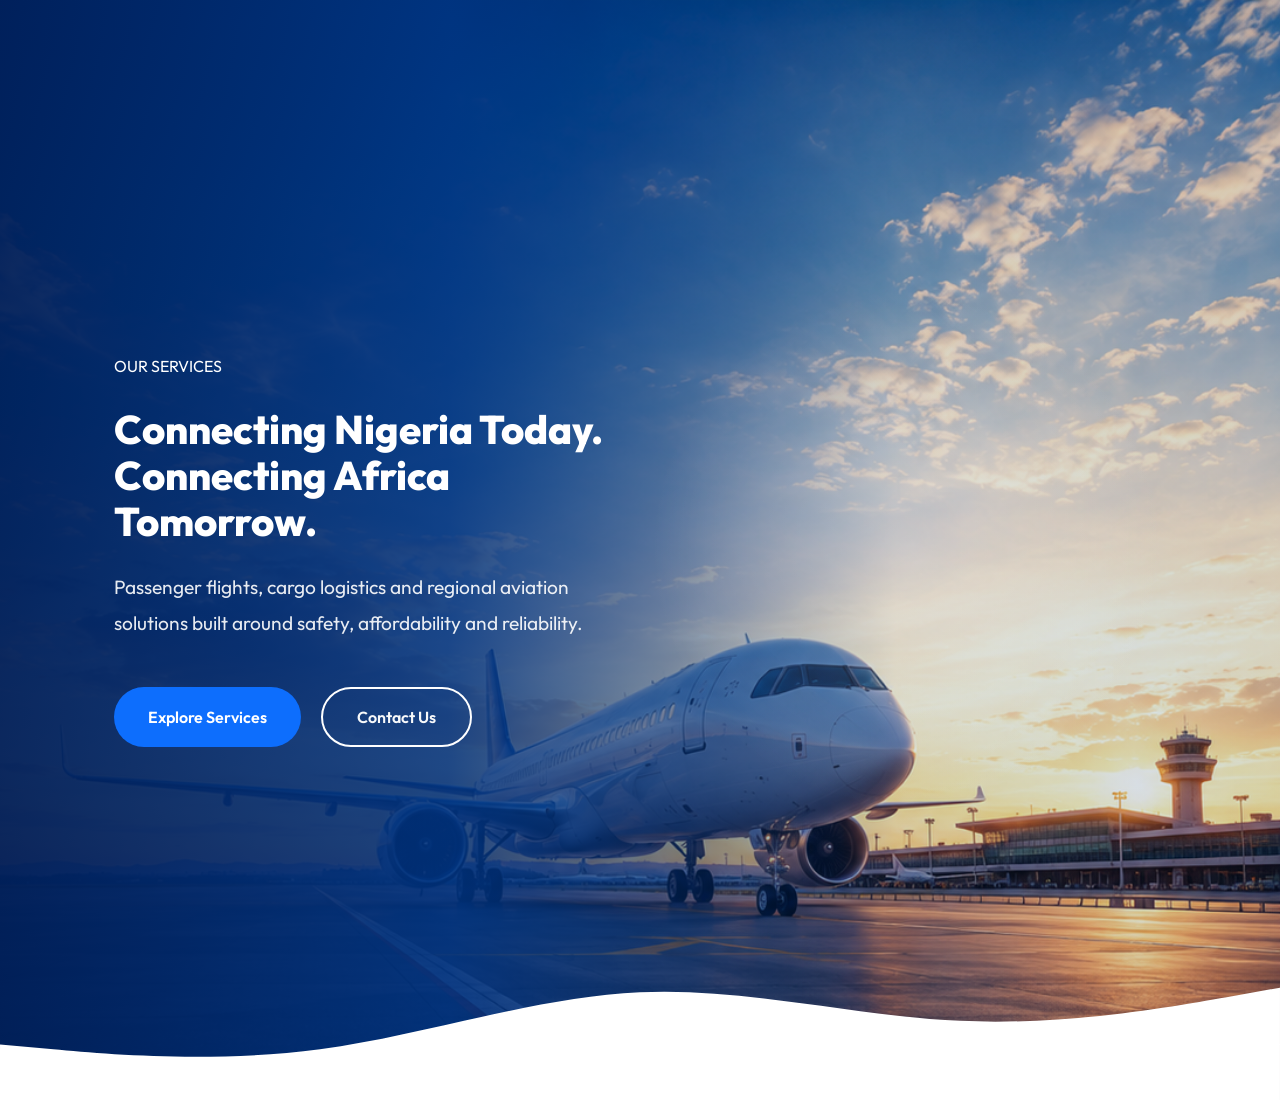
<file: alt.html>
<!DOCTYPE html>
<html lang="en">
<head>
    <meta charset="UTF-8">
    <meta name="viewport" content="width=device-width, initial-scale=1.0">
    <title>Document</title>
    <link rel="stylesheet" href="bootstrap-5.3.3-dist/css/bootstrap.min.css">
    <link rel="stylesheet" href="alt.css">
    <link rel="stylesheet" href="style.css">
</head>
<body>
    <!--=====================================
        SERVICES HERO
======================================-->

<section class="services-hero">

    <div class="container">

        <div class="row align-items-center hero-height">

            <!-- LEFT -->

            <div class="col-lg-6">

                <span class="section-tag">

                    OUR SERVICES

                </span>

                <h1>

                    Connecting Nigeria Today.
                    <br>

                    Connecting Africa Tomorrow.

                </h1>

                <p>

                    Passenger flights, cargo logistics and regional
                    aviation solutions built around safety,
                    affordability and reliability.

                </p>

                <div class="hero-btns">

                    <a href="#services"
                        class="btn btn-primary">

                        <i class="bi bi-airplane-fill"></i>

                        Explore Services

                    </a>

                    <a href="contact.html"
                        class="btn btn-outline-light">

                        Contact Us

                    </a>

                </div>

            </div>



            <!-- RIGHT -->

            <div class="col-lg-6">

                <div class="hero-plane">

                    <!-- <img src="images/services-hero.png"
                        class="img-fluid"
                        alt="Aircraft"> -->

                </div>

            </div>

        </div>

    </div>



    <!-- Decorative Wave -->

    <svg class="hero-wave"
        xmlns="http://www.w3.org/2000/svg"
        viewBox="0 0 1440 320">
        <path fill="#ffffff" d="M0,256L60,261.3C120,267,240,277,360,261.3C480,245,600,203,720,197.3C840,192,960,224,1080,229.3C1200,235,1320,213,1380,202.7L1440,192L1440,320L0,320Z"></path>
    </svg>

</section>

    <script src="bootstrap-5.3.3-dist/js/bootstrap.bundle.min.js"></script>
</body>
</html>
</file>
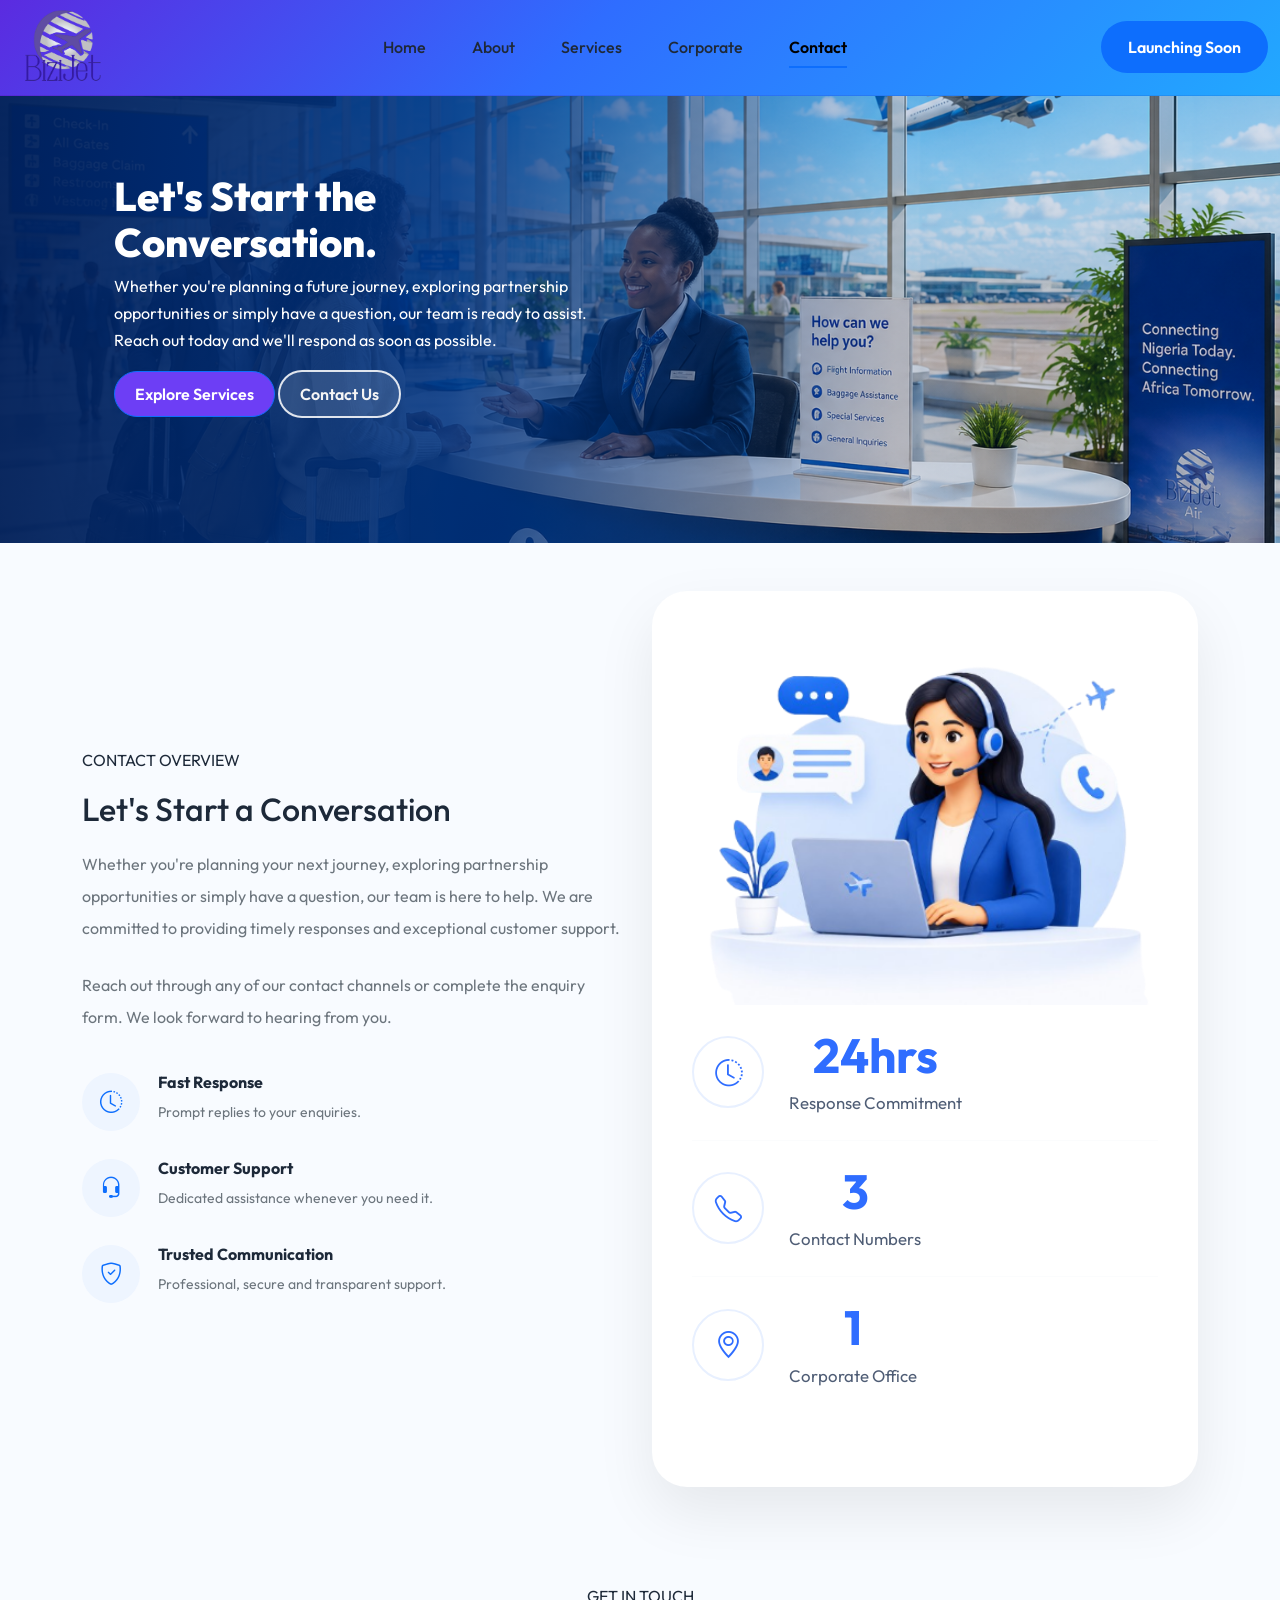
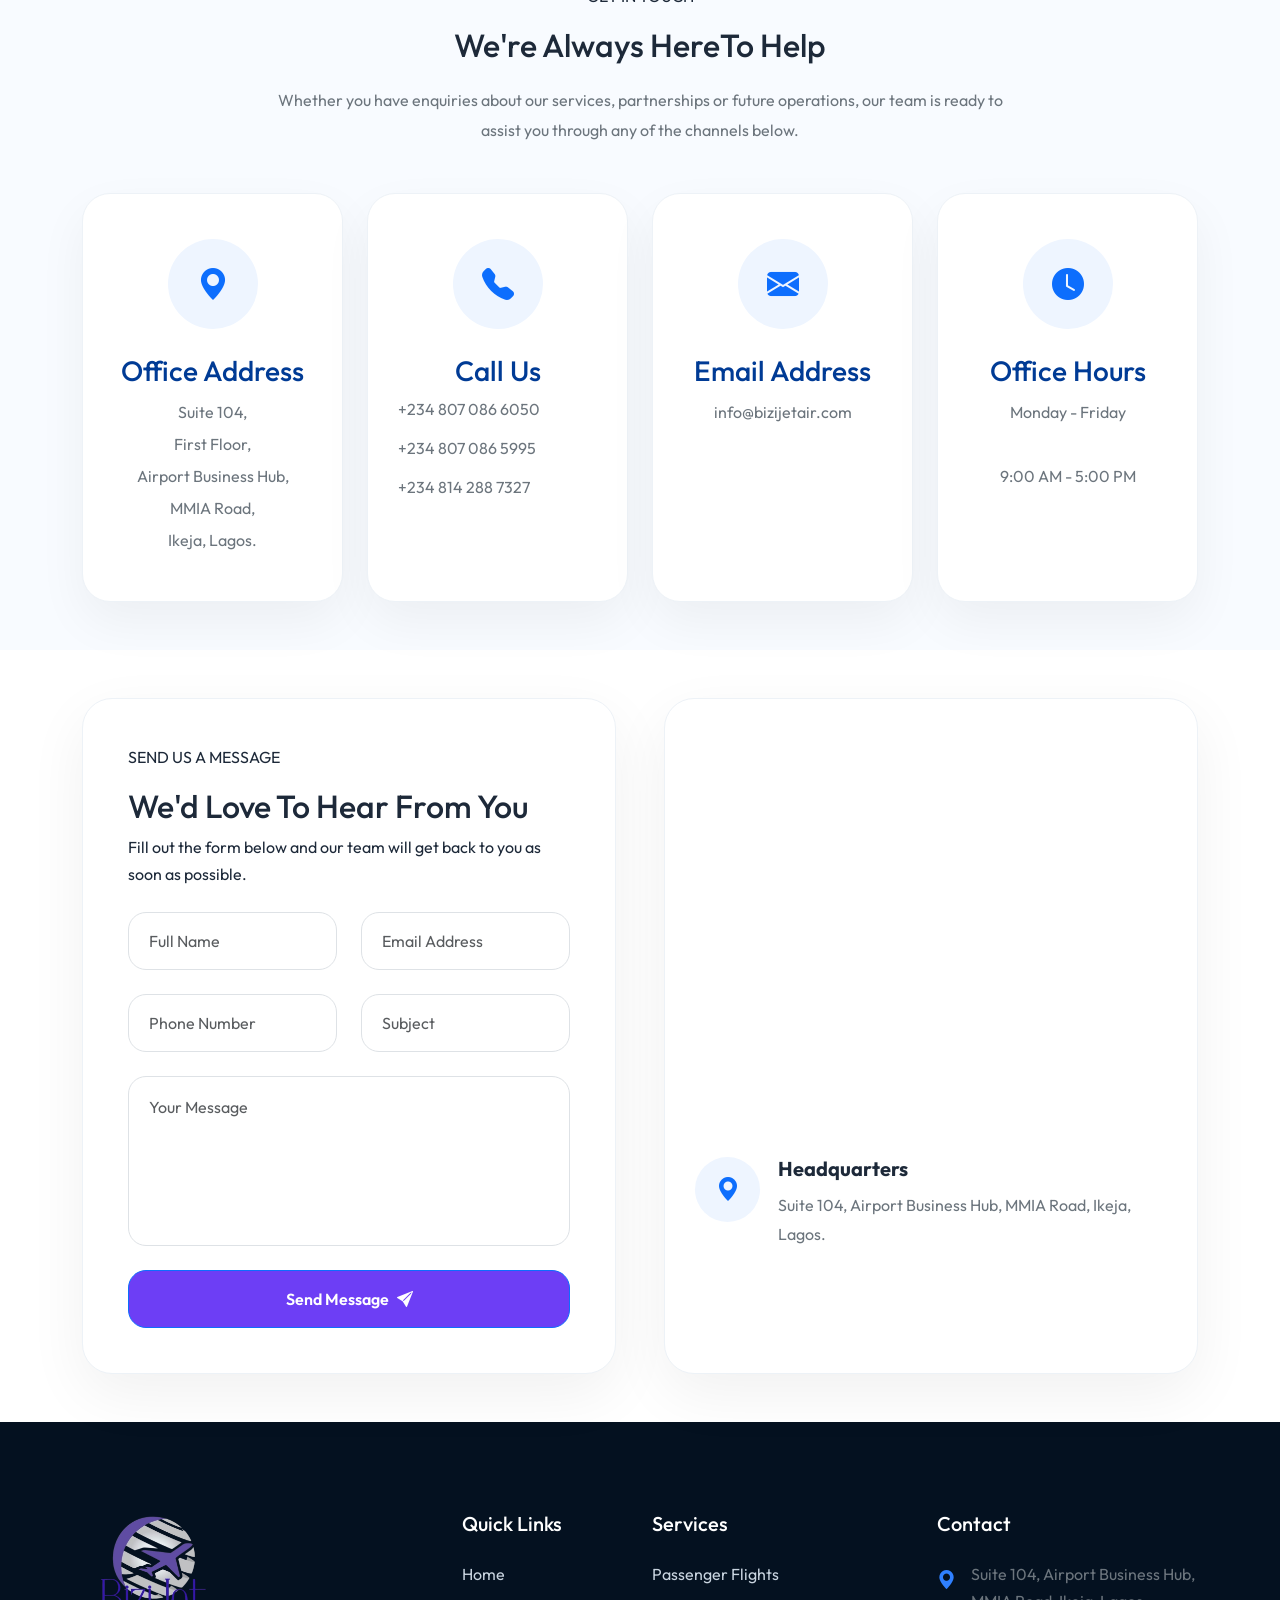
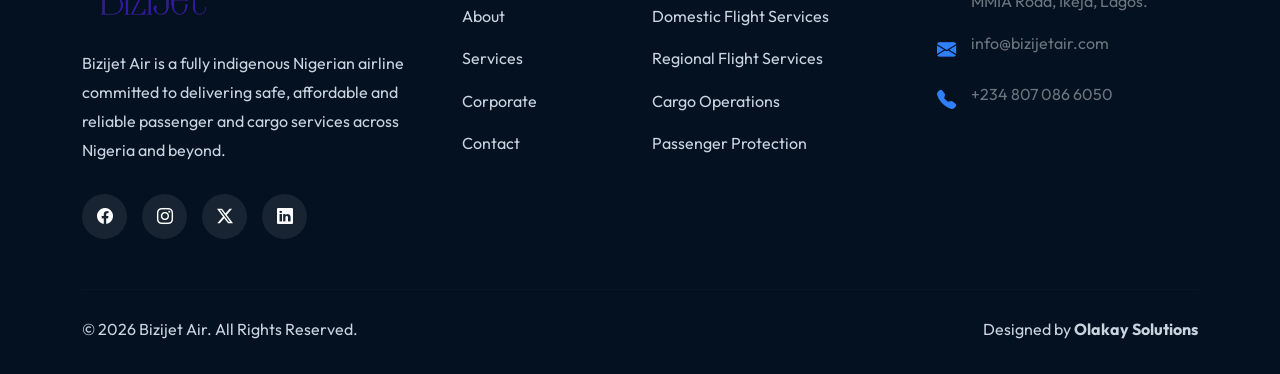
<file: contact.html>
<!DOCTYPE html>
<html lang="en">
<head>
    <meta charset="UTF-8">
    <meta name="viewport" content="width=device-width, initial-scale=1.0">
    <title>Bizijet Air | Contact</title>
    <link href="bootstrap-5.3.3-dist/css/bootstrap.min.css" rel="stylesheet">
    <link href="https://fonts.googleapis.com/css2?family=Outfit:wght@300;400;500;600;700;800&display=swap" rel="stylesheet">
    <!-- Bootstrap Icons -->
    <link rel="stylesheet" href="https://cdn.jsdelivr.net/npm/bootstrap-icons@1.13.1/font/bootstrap-icons.min.css">
    <link rel="stylesheet" href="style.css">
</head>
<body>

<nav class="navbar navbar-expand-lg fixed-top bizijet-navbar">
    <div class="container-xxl">

        <a class="navbar-brand" href="index.html">
            <img src="images/logo.png" alt="Bizijet Logo">
        </a>

        <button class="navbar-toggler" type="button" data-bs-toggle="collapse" data-bs-target="#navbarMenu">
            <i class="bi bi-list"></i>
        </button>

        <div class="collapse navbar-collapse"id="navbarMenu">
            <div class="mobile-menu">
                <ul class="navbar-nav mx-auto">
                    <li class="nav-item">
                        <a class="nav-link"href="index.html">Home</a>
                    </li>
                    <li class="nav-item">
                        <a class="nav-link"href="about.html">About</a>
                    </li>
                    <li class="nav-item">
                        <a class="nav-link"href="services.html">Services</a>
                    </li>
                    <li class="nav-item">
                        <a class="nav-link"href="corporate.html">Corporate</a>
                    </li>
                    <li class="nav-item">
                        <a class="nav-link active" href="contact.html">Contact</a>
                    </li>
                </ul>
                <a href="corporate.html#workInProgress"class="btn launch-btn">Launching Soon</a>
            </div>
        </div>
    </div>
</nav>
    <section class="contact-hero mt-5">
        <div class="container">
            <!-- <div class="hero-overlay"></div> -->
            <div class="row hero-height align-items-center">
                <div class="col-lg-6">
                    <!-- <span class="section-tag">CONTACT</span> -->
                    <h1>Let's Start the Conversation.</h1>
                    <p>Whether you're planning a future journey, exploring partnership opportunities or simply have a question, our team is ready to assist. Reach out today and we'll respond as soon as possible.</p>
                    <div class="hero-btns">
                        <a href="services.html" class="btn btn-primary">Explore Services</a>
                        <a href="#contact" class="btn btn-secondary">Contact Us</a>
                    </div>
                </div>
            </div>
        </div>
    </section>

    <!--=====================================
        CONTACT OVERVIEW
======================================-->

<section class="contact-overview py-5">
    <div class="container">
        <div class="row align-items-center">

            <div class="col-lg-6">
                <span class="section-tag">CONTACT OVERVIEW</span>
                <h2 class="mt-3">Let's Start a Conversation</h2>

                <p class="overview-text">Whether you're planning your next journey, exploring partnership opportunities or simply have a question, our team is here to help. We are committed to providing timely responses and exceptional customer support.</p>

                <p class="overview-text">Reach out through any of our contact channels or complete the enquiry form. We look forward to hearing from you.</p>

                <div class="overview-features">
                    <div class="feature-item">
                        <i class="bi bi-clock-history"></i>
                        <div>
                            <h6>Fast Response</h6>
                            <small>Prompt replies to your enquiries.</small>
                        </div>
                    </div>

                    <div class="feature-item">
                        <i class="bi bi-headset"></i>
                        <div>
                            <h6>Customer Support</h6>
                            <small>Dedicated assistance whenever you need it.</small>
                        </div>
                    </div>
                    <div class="feature-item">
                        <i class="bi bi-shield-check"></i>
                        <div>
                            <h6>Trusted Communication</h6>
                            <small>Professional, secure and transparent support.</small>
                        </div>
                    </div>
                </div>
            </div>

            <!-- RIGHT -->

            <div class="col-lg-6">
                <div class="contact-card">
                    <div class="illustration-wrapper">

                        <img src="images/illustration-img.jpg" alt="" class="img-fluid illustration w-100">

                    <!--========================-->

                    <div class="contact-stat">
                        <div class="stat-icon">
                            <i class="bi bi-clock-history"></i>
                        </div>
                        <div>
                            <h2>24hrs</h2>
                            <p>Response Commitment</p>
                        </div>
                    </div>
                    <hr>
                    <div class="contact-stat">
                        <div class="stat-icon">
                            <i class="bi bi-telephone"></i>
                        </div>
                        <div>
                            <h2>3</h2>
                            <p>Contact Numbers</p>
                        </div>
                    </div>

                    <hr>

                    <div class="contact-stat">
                        <div class="stat-icon">
                            <i class="bi bi-geo-alt"></i>
                        </div>

                        <div>
                            <h2>1</h2>
                            <p>Corporate Office</p>
                        </div>
                    </div>
                </div>
            </div>
        </div>
    </div>
</section>

<!--=====================================
        CONTACT INFORMATION
======================================-->

<section class="contact-info-section py-5">
    <div class="container">

        <div class="row mb-5">
            <div class="col-lg-8 mx-auto text-center">
                <span class="section-tag">GET IN TOUCH</span>
                <h2 class="mt-3">We're Always HereTo Help </h2>
                <p class="section-desc">Whether you have enquiries about our services, partnerships or future operations, our team is ready to assist you through any of the channels below.</p>
            </div>
        </div>

        <div class="row g-md-4 gy-4">

            <!-- Address -->

            <div class="col-lg-3 col-md-6">
                <div class="contact-info-card">
                    <div class="contact-card-icon">
                        <i class="bi bi-geo-alt-fill"></i>
                    </div>
                    <h3>Office Address</h3>
                    <p>Suite 104,<br> First Floor,<br> Airport Business Hub,<br> MMIA Road,<br> Ikeja, Lagos.</p>
                </div>
            </div>

            <!-- Phones -->

            <div class="col-lg-3 col-md-6">
                <div class="contact-info-card text-center">
                    <div class="contact-card-icon">
                        <i class="bi bi-telephone-fill"></i>
                    </div>
                    <h3>Call Us</h3>
                    <ul class="contact-list">
                        <li>+234 807 086 6050</li>
                        <li>+234 807 086 5995</li>
                        <li>+234 814 288 7327</li>
                    </ul>
                </div>
            </div>

            <!-- Email -->

            <div class="col-lg-3 col-md-6">
                <div class="contact-info-card">
                    <div class="contact-card-icon">
                        <i class="bi bi-envelope-fill"></i>
                    </div>
                    <h3>Email Address</h3>
                    <p>info@bizijetair.com</p>
                </div>
            </div>

            <!-- Office Hours -->

            <div class="col-lg-3 col-md-6">
                <div class="contact-info-card">
                    <div class="contact-card-icon">
                        <i class="bi bi-clock-fill"></i>
                    </div>

                    <h3>Office Hours</h3>

                    <p>Monday - Friday <br><br> 9:00 AM - 5:00 PM</p>
                </div>
            </div>
        </div>
    </div>
</section>

<!--CONTACT FORM & MAP-->

<section class="contact-form-section py-5" id="contact">
    <div class="container">
        <div class="row g-md-5 align-items-stretch">

            <div class="col-lg-6">
                <div class="contact-form-card">
                    <span class="section-tag">SEND US A MESSAGE</span>

                    <h2 class="mt-3">We'd Love To Hear From You</h2>
                    <p class="mb-4">Fill out the form below and our team will get back to you as soon as possible.</p>

                    <form>
                        <div class="row">
                            <div class="col-md-6 mb-4">
                                <input type="text" class="form-control contact-input" placeholder="Full Name">
                            </div>

                            <div class="col-md-6 mb-4">
                                <input type="email" class="form-control contact-input" placeholder="Email Address">
                            </div>
                        </div>

                        <div class="row">
                            <div class="col-md-6 mb-4">
                                <input type="tel" class="form-control contact-input" placeholder="Phone Number">
                            </div>

                            <div class="col-md-6 mb-4">
                                <input type="text" class="form-control contact-input" placeholder="Subject">
                            </div>
                        </div>

                        <div class="mb-4">
                            <textarea rows="6" class="form-control contact-input" placeholder="Your Message"></textarea>
                        </div>

                        <button class="btn btn-primary contact-btn">Send Message
                            <i class="bi bi-send-fill ms-2"></i>
                        </button>
                    </form>
                </div>
            </div>

            <!--========================
                    MAP
            =========================-->

            <div class="col-lg-6">
                <div class="map-card">
                    <iframe src="https://www.google.com/maps?q=Suite+104,+Airport+Business+Hub,+MMIA+Road,+Ikeja,+Lagos&output=embed" loading="lazy"> </iframe>
                    <div class="office-card">
                        <div class="office-icon">
                            <i class="bi bi-geo-alt-fill"></i>
                        </div>
                        <div>
                            <h5>Headquarters</h5>
                            <p>Suite 104, Airport Business Hub, MMIA Road, Ikeja, Lagos.</p>
                        </div>
                    </div>
                </div>
            </div>
        </div>
    </div>
</section>

<footer class="footer">
    <div class="container">
        <div class="row gy-5">
            <div class="col-lg-4">
                <img src="images/logo.png"class="footer-logo" alt="Bizijet Air">
                <p class="mt-4">
                    Bizijet Air is a fully indigenous Nigerian airline
                    committed to delivering safe, affordable and reliable
                    passenger and cargo services across Nigeria and beyond.
                </p>

                <div class="social-links">
                    <a href="#"><i class="bi bi-facebook"></i></a>
                    <a href="#"><i class="bi bi-instagram"></i></a>
                    <a href="#"><i class="bi bi-twitter-x"></i></a>
                    <a href="#"><i class="bi bi-linkedin"></i></a>
                </div>
            </div>



            <!-- Quick Links -->

            <div class="col-lg-2 col-md-6">
                <h5>Quick Links</h5>
                <ul>
                    <li><a href="index.html">Home</a></li>
                    <li><a href="about.html">About</a></li>
                    <li><a href="services.html">Services</a></li>
                    <li><a href="corporate.html">Corporate</a></li>
                    <li><a href="contact.html">Contact</a></li>
                </ul>
            </div>

            <div class="col-lg-3 col-md-6">
                <h5>Services</h5>
                <ul>
                    <li><a href="services.html#passengerFlights">Passenger Flights</a></li>
                    <li><a href="services.html#domesticRoutes">Domestic Flight Services</a></li>
                    <li><a href="services.html#regionalRoutes">Regional Flight Services</a></li>
                    <li><a href="services.html#cargoOperations">Cargo Operations</a></li>
                    <li><a href="services.html#passengerProtection">Passenger Protection</a></li>
                </ul>
            </div>

            <div class="col-lg-3">
                <h5>Contact</h5>
                <ul class="contact-list">
                    <li> <i class="bi bi-geo-alt-fill"></i> Suite 104, Airport Business Hub, MMIA Road, Ikeja, Lagos. </li>
                    <li> <i class="bi bi-envelope-fill"></i> info@bizijetair.com</li>
                    <li> <i class="bi bi-telephone-fill"></i>+234 807 086 6050</li>
                </ul>
            </div>
        </div>

        <hr>

        <div class="footer-bottom">
            <p>© 2026 Bizijet Air. All Rights Reserved.</p>
            <p>Designed by <strong>Olakay Solutions</strong> </p>
        </div>
    </div>
</footer>

<script src="script.js"></script>
<script src="bootstrap-5.3.3-dist/js/bootstrap.bundle.min.js"></script>
</body>
</html>
</file>
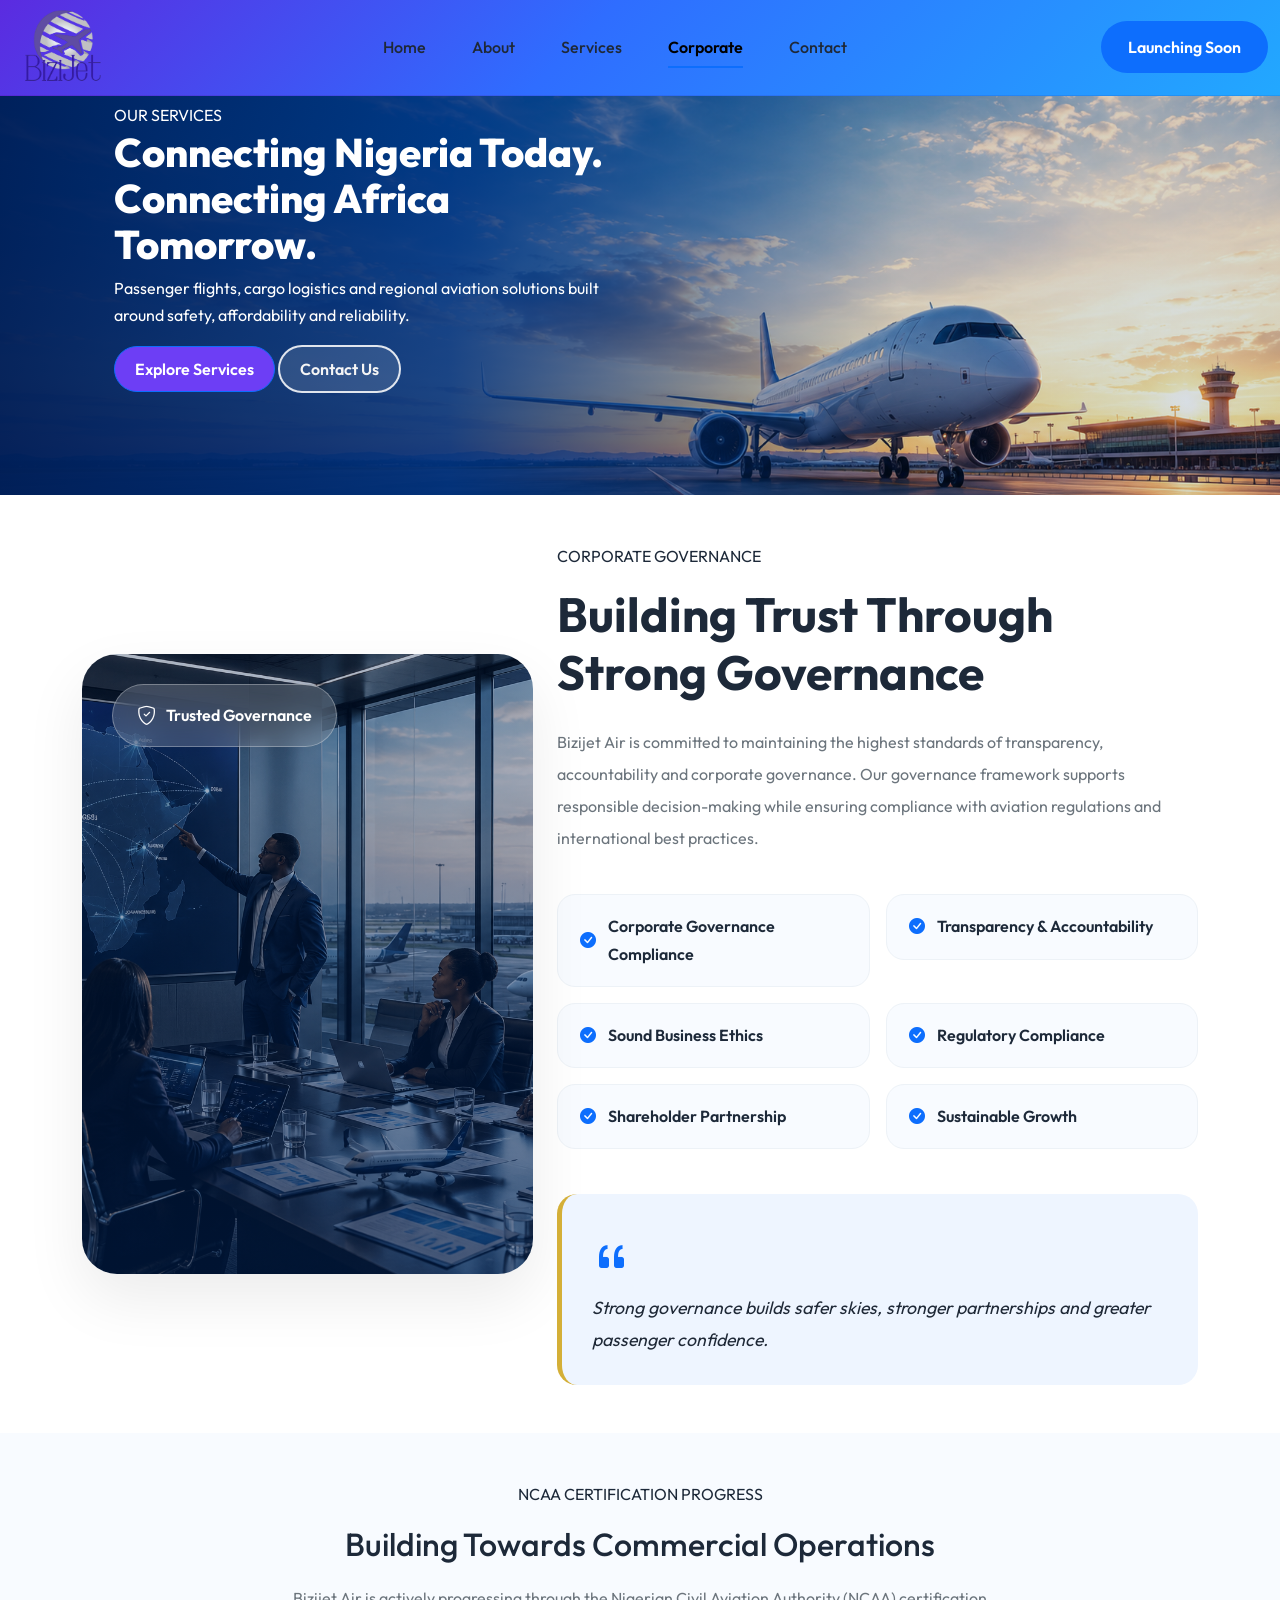
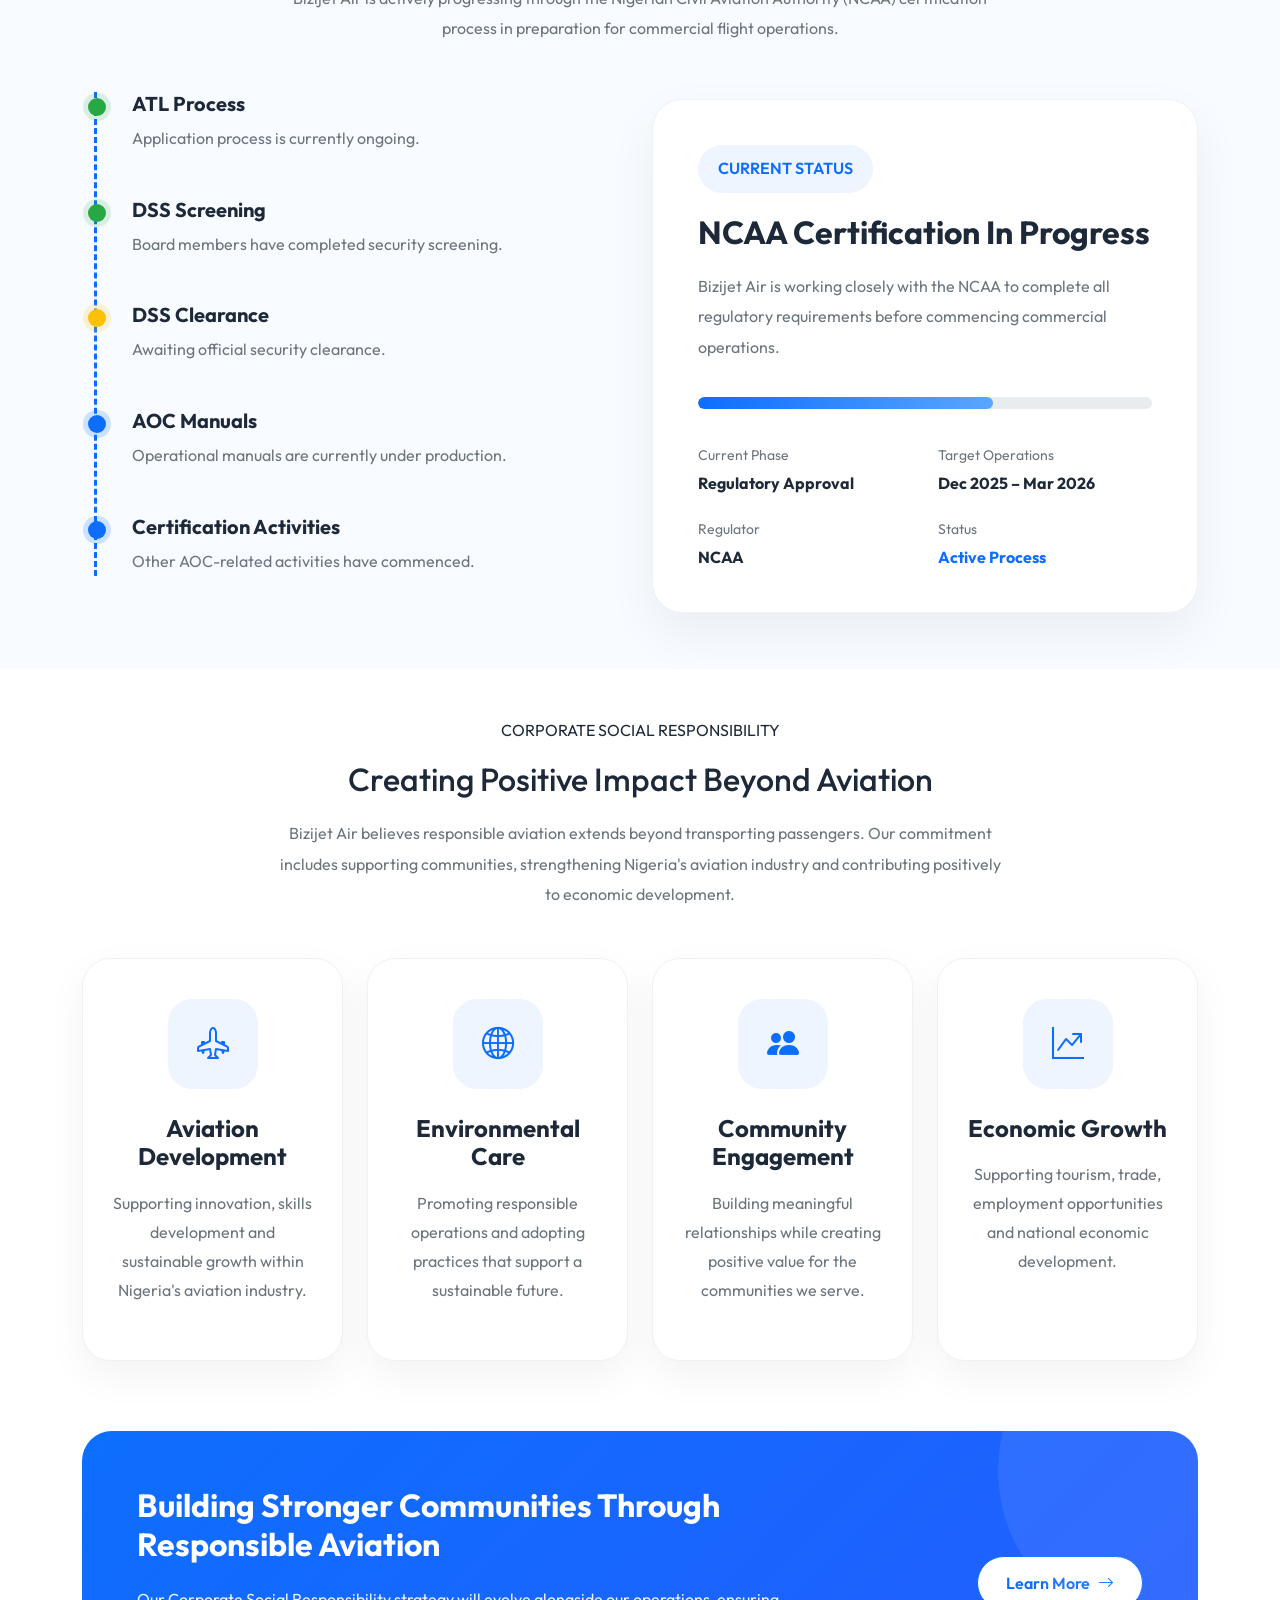
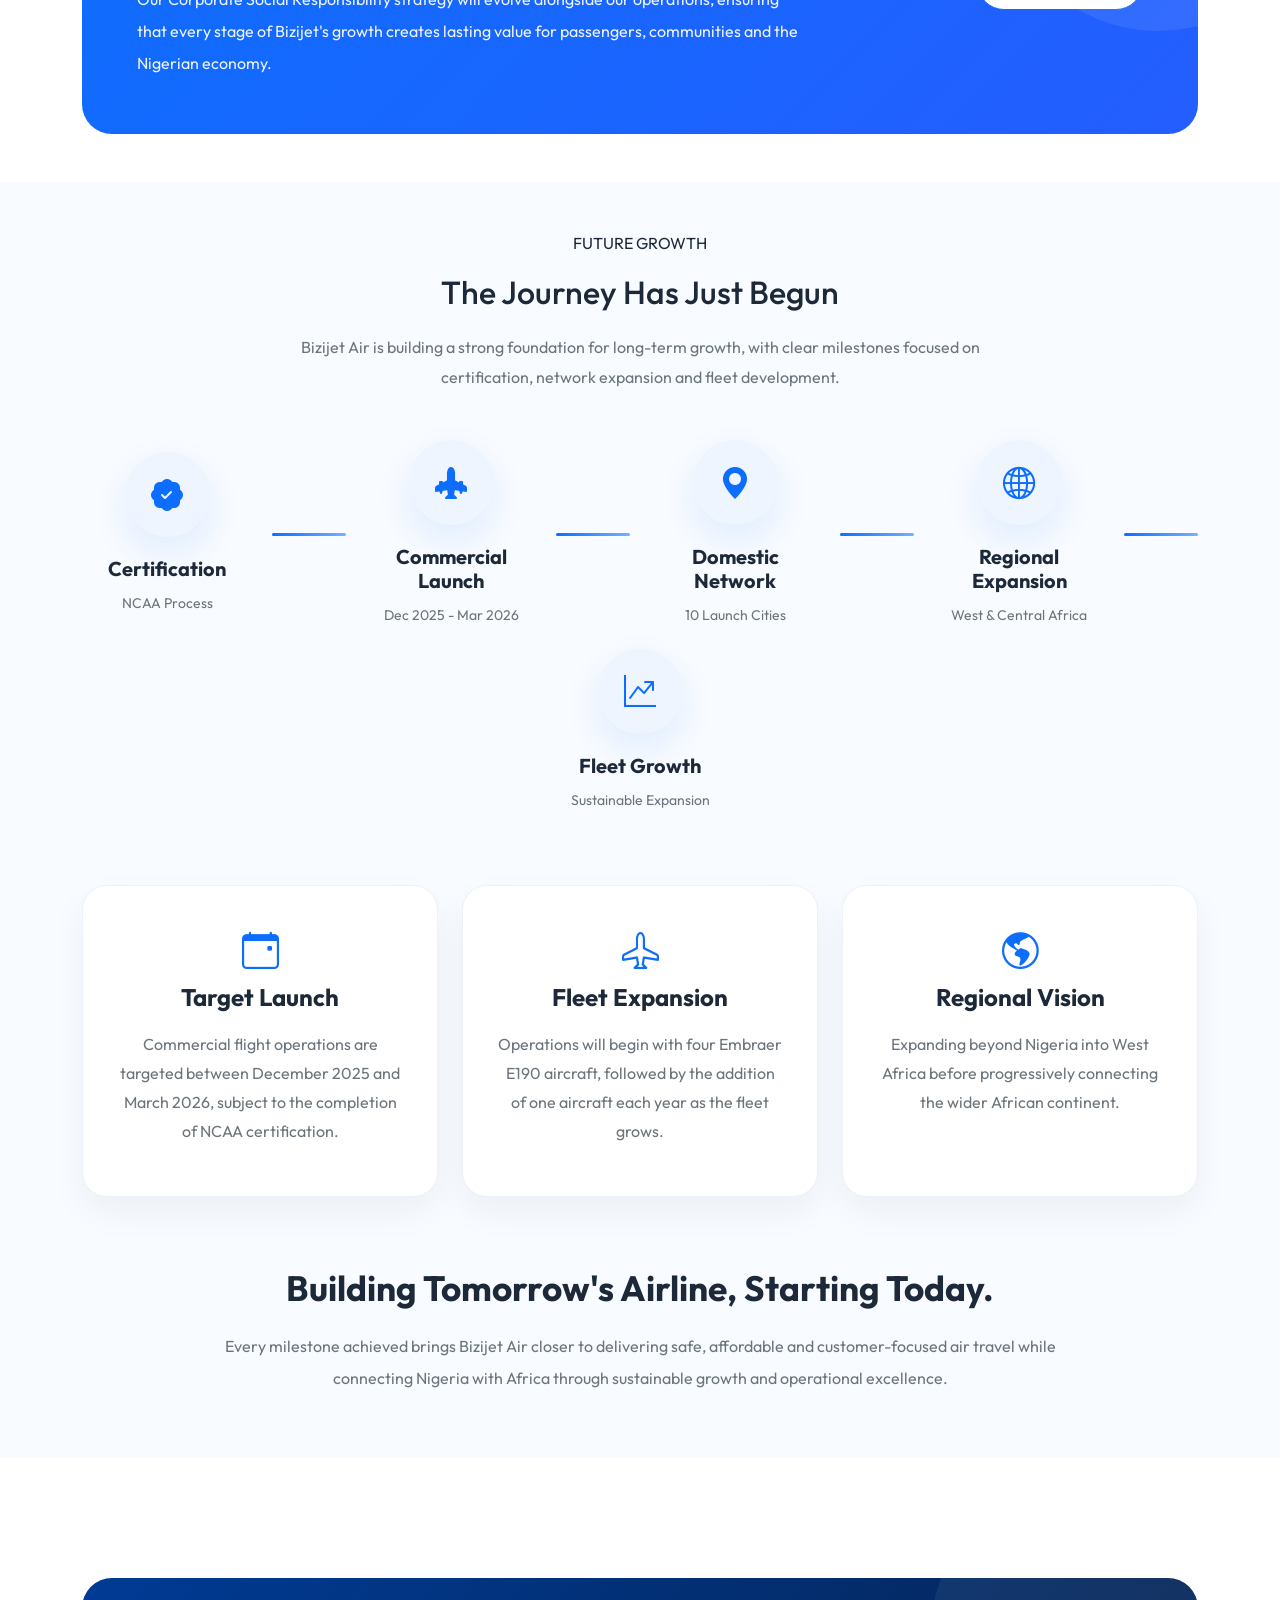
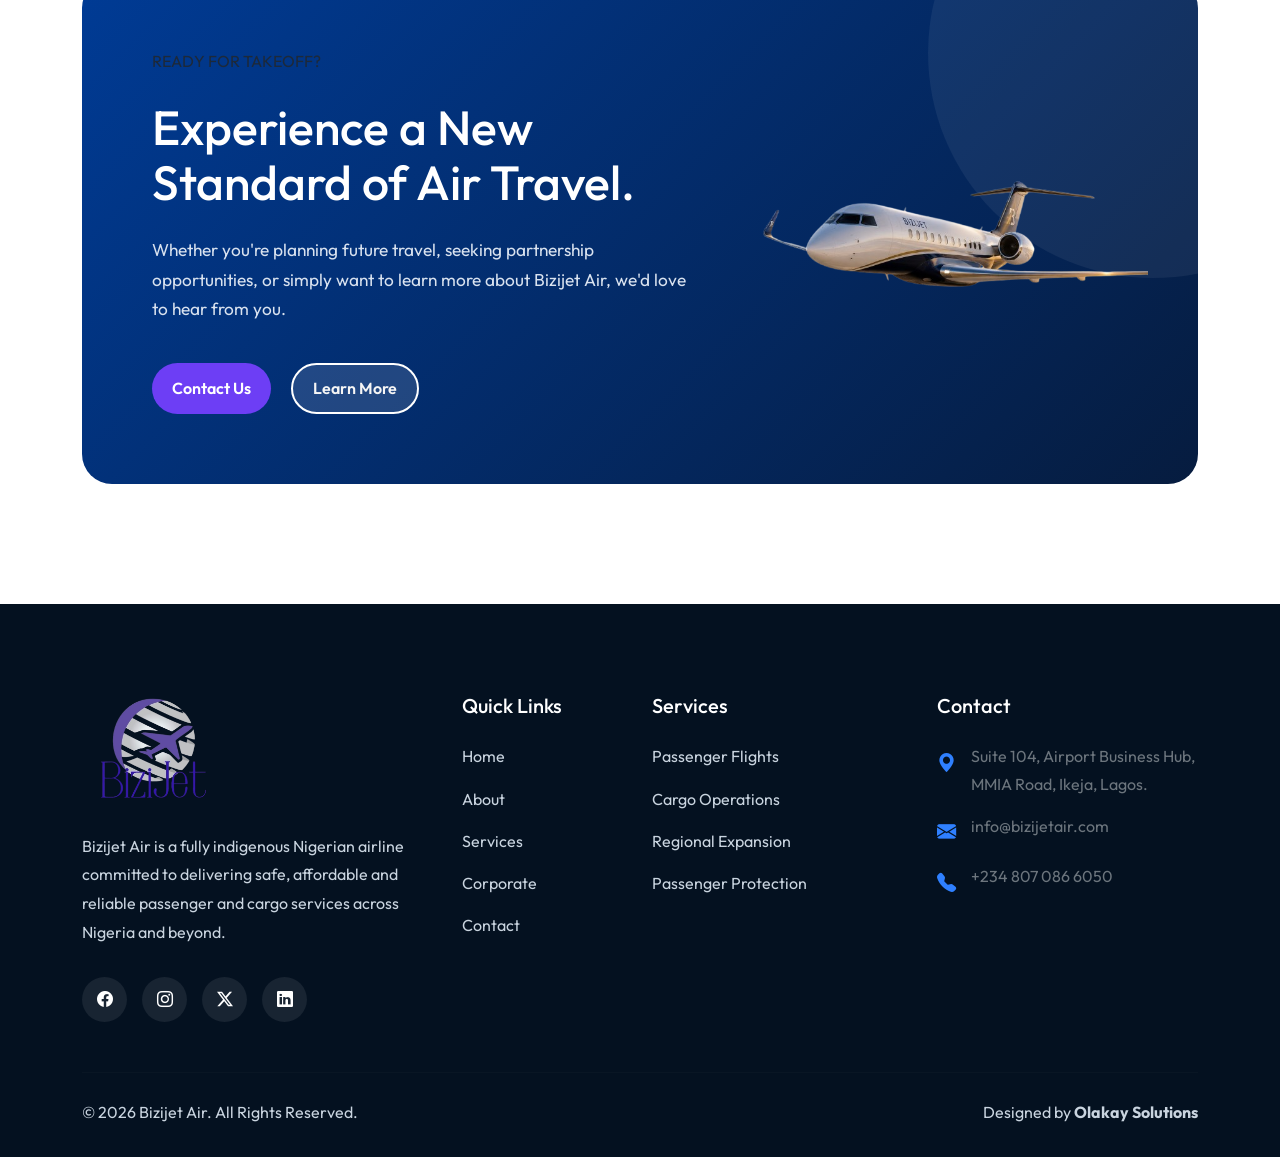
<file: coporate.html>
<!DOCTYPE html>
<html lang="en">
<head>
    <meta charset="UTF-8">
    <meta name="viewport" content="width=device-width, initial-scale=1.0">
    <title>Bizijet Air | Corporate</title>
    <link href="bootstrap-5.3.3-dist/css/bootstrap.min.css" rel="stylesheet">
    <link href="https://fonts.googleapis.com/css2?family=Outfit:wght@300;400;500;600;700;800&display=swap" rel="stylesheet">
    <!-- Bootstrap Icons -->
    <link rel="stylesheet" href="https://cdn.jsdelivr.net/npm/bootstrap-icons@1.13.1/font/bootstrap-icons.min.css">
    <link rel="stylesheet" href="style.css">
</head>
<body>
    <!--=========================
        NAVBAR
==========================-->

<nav class="navbar navbar-expand-lg fixed-top bizijet-navbar">
    <div class="container-xxl">
        <!-- Logo -->

        <a class="navbar-brand" href="index.html">
            <img src="images/logo.png" alt="Bizijet Logo">
        </a>

        <!-- Toggle -->

        <button class="navbar-toggler" type="button" data-bs-toggle="collapse" data-bs-target="#navbarMenu">
            <i class="bi bi-list"></i>
        </button>

        <!-- Collapse -->

        <div class="collapse navbar-collapse"id="navbarMenu">

            <ul class="navbar-nav mx-auto">

                <li class="nav-item">
                    <a class="nav-link"href="index.html">Home</a>
                </li>

                <li class="nav-item">
                    <a class="nav-link"href="about.html">About</a>
                </li>

                <li class="nav-item">
                    <a class="nav-link"href="services.html">Services</a>
                </li>

                <li class="nav-item">
                    <a class="nav-link active"href="corporate.html">Corporate</a>
                </li>

                <li class="nav-item">
                    <a class="nav-link" href="contact.html">Contact</a>
                </li>
            </ul>

            <!-- CTA -->

            <a href="#"class="btn launch-btn">Launching Soon</a>
        </div>
    </div>
</nav>


    <section class="services-hero">

        <div class="container">
            <!-- <div class="hero-overlay"></div> -->

            <div class="row hero-height align-items-center">

                <div class="col-lg-6">

                    <span class="section-tag">OUR SERVICES</span>

                    <h1>Connecting Nigeria Today.<br> Connecting Africa Tomorrow.</h1>

                    <p>Passenger flights, cargo logistics and regional aviation solutions built around safety, affordability and reliability.</p>

                    <div class="hero-btns">

                        <a href="#services" class="btn btn-primary">
                            Explore Services
                        </a>

                        <a href="contact.html" class="btn btn-secondary">
                            Contact Us
                        </a>

                    </div>

                </div>

            </div>

        </div>

    </section>


    <section class="governance-section py-5">

        <div class="container">

            <div class="row align-items-center gy-5">

                <!-- LEFT -->

                <div class="col-lg-5">

                    <div class="governance-image">

                        <div class="governance-badge">

                            <i class="bi bi-shield-check"></i>

                            Trusted Governance

                        </div>

                    </div>

                </div>



                <!-- RIGHT -->

                <div class="col-lg-7">

                    <span class="section-tag">

                        CORPORATE GOVERNANCE

                    </span>

                    <h2 class="mt-3">

                        Building Trust Through
                        Strong Governance

                    </h2>

                    <p class="governance-text">

                        Bizijet Air is committed to maintaining the highest
                        standards of transparency, accountability and
                        corporate governance. Our governance framework
                        supports responsible decision-making while ensuring
                        compliance with aviation regulations and international
                        best practices.

                    </p>



                    <div class="row g-3 mt-4">

                        <div class="col-md-6">

                            <div class="governance-item">

                                <i class="bi bi-check-circle-fill"></i>

                                Corporate Governance Compliance

                            </div>

                        </div>

                        <div class="col-md-6">

                            <div class="governance-item">

                                <i class="bi bi-check-circle-fill"></i>

                                Transparency & Accountability

                            </div>

                        </div>

                        <div class="col-md-6">

                            <div class="governance-item">

                                <i class="bi bi-check-circle-fill"></i>

                                Sound Business Ethics

                            </div>

                        </div>

                        <div class="col-md-6">

                            <div class="governance-item">

                                <i class="bi bi-check-circle-fill"></i>

                                Regulatory Compliance

                            </div>

                        </div>

                        <div class="col-md-6">

                            <div class="governance-item">

                                <i class="bi bi-check-circle-fill"></i>

                                Shareholder Partnership

                            </div>

                        </div>

                        <div class="col-md-6">

                            <div class="governance-item">

                                <i class="bi bi-check-circle-fill"></i>

                                Sustainable Growth

                            </div>

                        </div>

                    </div>



                    <div class="governance-quote">

                        <i class="bi bi-quote"></i>

                        <p>

                            Strong governance builds
                            safer skies, stronger partnerships
                            and greater passenger confidence.

                        </p>

                    </div>

                </div>

            </div>

        </div>

    </section>

    <!--=====================================
        NCAA CERTIFICATION
======================================-->

<section class="certification-section py-5">

    <div class="container">

        <!-- Heading -->

        <div class="row mb-5">

            <div class="col-lg-8 mx-auto text-center">

                <span class="section-tag">

                    NCAA CERTIFICATION PROGRESS

                </span>

                <h2 class="mt-3">

                    Building Towards
                    Commercial Operations

                </h2>

                <p class="section-desc">

                    Bizijet Air is actively progressing through the
                    Nigerian Civil Aviation Authority (NCAA)
                    certification process in preparation for
                    commercial flight operations.

                </p>

            </div>

        </div>



        <div class="row align-items-center">

            <!-- LEFT -->

            <div class="col-lg-6">

                <div class="certification-timeline">

                    <div class="timeline-step completed">

                        <span></span>

                        <div>

                            <h5>ATL Process</h5>

                            <p>Application process is currently ongoing.</p>

                        </div>

                    </div>



                    <div class="timeline-step completed">

                        <span></span>

                        <div>

                            <h5>DSS Screening</h5>

                            <p>Board members have completed security screening.</p>

                        </div>

                    </div>



                    <div class="timeline-step pending">

                        <span></span>

                        <div>

                            <h5>DSS Clearance</h5>

                            <p>Awaiting official security clearance.</p>

                        </div>

                    </div>



                    <div class="timeline-step active">

                        <span></span>

                        <div>

                            <h5>AOC Manuals</h5>

                            <p>Operational manuals are currently under production.</p>

                        </div>

                    </div>



                    <div class="timeline-step active">

                        <span></span>

                        <div>

                            <h5>Certification Activities</h5>

                            <p>Other AOC-related activities have commenced.</p>

                        </div>

                    </div>

                </div>

            </div>



            <!-- RIGHT -->

            <div class="col-lg-6">

                <div class="status-card">

                    <span class="status-badge">

                        CURRENT STATUS

                    </span>

                    <h3>

                        NCAA Certification
                        In Progress

                    </h3>

                    <p>

                        Bizijet Air is working closely with the NCAA
                        to complete all regulatory requirements
                        before commencing commercial operations.

                    </p>



                    <div class="progress-track">

                        <div class="progress-bar-custom"></div>

                    </div>



                    <div class="status-grid">

                        <div>

                            <small>Current Phase</small>

                            <h6>Regulatory Approval</h6>

                        </div>

                        <div>

                            <small>Target Operations</small>

                            <h6>Dec 2025 – Mar 2026</h6>

                        </div>

                        <div>

                            <small>Regulator</small>

                            <h6>NCAA</h6>

                        </div>

                        <div>

                            <small>Status</small>

                            <h6 class="text-primary">

                                Active Process

                            </h6>

                        </div>

                    </div>

                </div>

            </div>

        </div>

    </div>

</section>

<!--=====================================
        CORPORATE SOCIAL RESPONSIBILITY
======================================-->

<section class="csr-section py-5">

    <div class="container">

        <!-- Heading -->

        <div class="row mb-5">

            <div class="col-lg-8 mx-auto text-center">

                <span class="section-tag">

                    CORPORATE SOCIAL RESPONSIBILITY

                </span>

                <h2 class="mt-3">

                    Creating Positive Impact
                    Beyond Aviation

                </h2>

                <p class="section-desc">

                    Bizijet Air believes responsible aviation extends
                    beyond transporting passengers. Our commitment
                    includes supporting communities, strengthening
                    Nigeria's aviation industry and contributing
                    positively to economic development.

                </p>

            </div>

        </div>



        <!-- Cards -->

        <div class="row g-4">

            <!-- Card -->

            <div class="col-lg-3 col-md-6">

                <div class="csr-card">

                    <div class="csr-icon">

                        <i class="bi bi-airplane-engines"></i>

                    </div>

                    <h4>

                        Aviation Development

                    </h4>

                    <p>

                        Supporting innovation,
                        skills development and
                        sustainable growth within
                        Nigeria's aviation industry.

                    </p>

                </div>

            </div>



            <!-- Card -->

            <div class="col-lg-3 col-md-6">

                <div class="csr-card">

                    <div class="csr-icon">

                        <i class="bi bi-globe2"></i>

                    </div>

                    <h4>

                        Environmental Care

                    </h4>

                    <p>

                        Promoting responsible
                        operations and adopting
                        practices that support a
                        sustainable future.

                    </p>

                </div>

            </div>



            <!-- Card -->

            <div class="col-lg-3 col-md-6">

                <div class="csr-card">

                    <div class="csr-icon">

                        <i class="bi bi-people-fill"></i>

                    </div>

                    <h4>

                        Community Engagement

                    </h4>

                    <p>

                        Building meaningful
                        relationships while creating
                        positive value for the
                        communities we serve.

                    </p>

                </div>

            </div>



            <!-- Card -->

            <div class="col-lg-3 col-md-6">

                <div class="csr-card">

                    <div class="csr-icon">

                        <i class="bi bi-graph-up-arrow"></i>

                    </div>

                    <h4>

                        Economic Growth

                    </h4>

                    <p>

                        Supporting tourism,
                        trade, employment
                        opportunities and national
                        economic development.

                    </p>

                </div>

            </div>

        </div>



        <!-- Bottom Highlight -->

        <div class="csr-highlight">

            <div class="row align-items-center">

                <div class="col-lg-8">

                    <h3>

                        Building Stronger Communities
                        Through Responsible Aviation

                    </h3>

                    <p>

                        Our Corporate Social Responsibility strategy
                        will evolve alongside our operations,
                        ensuring that every stage of Bizijet's
                        growth creates lasting value for passengers,
                        communities and the Nigerian economy.

                    </p>

                </div>

                <div class="col-lg-4 text-lg-end">

                    <a href="#" class="btn btn-primary">

                        Learn More

                        <i class="bi bi-arrow-right ms-2"></i>

                    </a>

                </div>

            </div>

        </div>

    </div>

</section>

<!--=====================================
        FUTURE GROWTH
======================================-->

<section class="future-growth py-5">

    <div class="container">

        <!-- Heading -->

        <div class="row mb-5">

            <div class="col-lg-8 mx-auto text-center">

                <span class="section-tag">

                    FUTURE GROWTH

                </span>

                <h2 class="mt-3">

                    The Journey Has
                    Just Begun

                </h2>

                <p class="section-desc">

                    Bizijet Air is building a strong foundation for
                    long-term growth, with clear milestones focused
                    on certification, network expansion and fleet
                    development.

                </p>

            </div>

        </div>



        <!-- Timeline -->

        <div class="growth-timeline">

            <div class="timeline-stage">

                <div class="timeline-icon">

                    <i class="bi bi-patch-check-fill"></i>

                </div>

                <h5>

                    Certification

                </h5>

                <small>

                    NCAA Process

                </small>

            </div>



            <div class="timeline-line"></div>



            <div class="timeline-stage">

                <div class="timeline-icon">

                    <i class="bi bi-airplane-engines-fill"></i>

                </div>

                <h5>

                    Commercial Launch

                </h5>

                <small>

                    Dec 2025 - Mar 2026

                </small>

            </div>



            <div class="timeline-line"></div>



            <div class="timeline-stage">

                <div class="timeline-icon">

                    <i class="bi bi-geo-alt-fill"></i>

                </div>

                <h5>

                    Domestic Network

                </h5>

                <small>

                    10 Launch Cities

                </small>

            </div>



            <div class="timeline-line"></div>



            <div class="timeline-stage">

                <div class="timeline-icon">

                    <i class="bi bi-globe2"></i>

                </div>

                <h5>

                    Regional Expansion

                </h5>

                <small>

                    West & Central Africa

                </small>

            </div>



            <div class="timeline-line"></div>



            <div class="timeline-stage">

                <div class="timeline-icon">

                    <i class="bi bi-graph-up-arrow"></i>

                </div>

                <h5>

                    Fleet Growth

                </h5>

                <small>

                    Sustainable Expansion

                </small>

            </div>

        </div>



        <!-- Bottom Cards -->

        <div class="row g-4 mt-5">

            <div class="col-lg-4">

                <div class="growth-card">

                    <i class="bi bi-calendar-event"></i>

                    <h4>

                        Target Launch

                    </h4>

                    <p>

                        Commercial flight operations are
                        targeted between December 2025
                        and March 2026, subject to the
                        completion of NCAA certification.

                    </p>

                </div>

            </div>



            <div class="col-lg-4">

                <div class="growth-card">

                    <i class="bi bi-airplane"></i>

                    <h4>

                        Fleet Expansion

                    </h4>

                    <p>

                        Operations will begin with four
                        Embraer E190 aircraft, followed
                        by the addition of one aircraft
                        each year as the fleet grows.

                    </p>

                </div>

            </div>



            <div class="col-lg-4">

                <div class="growth-card">

                    <i class="bi bi-globe-americas"></i>

                    <h4>

                        Regional Vision

                    </h4>

                    <p>

                        Expanding beyond Nigeria into
                        West Africa before progressively
                        connecting the wider African
                        continent.

                    </p>

                </div>

            </div>

        </div>



        <!-- Closing Statement -->

        <div class="growth-message">

            <h3>

                Building Tomorrow's Airline,
                Starting Today.

            </h3>

            <p>

                Every milestone achieved brings Bizijet Air
                closer to delivering safe, affordable and
                customer-focused air travel while connecting
                Nigeria with Africa through sustainable growth
                and operational excellence.

            </p>

        </div>

    </div>

</section>

<section class="cta-section">
    <div class="container">
        <div class="cta-box">
            <div class="row align-items-center gy-5">
                <div class="col-lg-7">
                    <span class="section-tag"> READY FOR TAKEOFF?</span>

                    <h2>Experience a New Standard of Air Travel. </h2>

                    <p> Whether you're planning future travel, seeking partnership opportunities, or simply want to learn more about Bizijet Air, we'd love to hear from you.</p>

                    <div class="cta-buttons">
                        <a href="contact.html" class="btn-primary">Contact Us</a>
                        <a href="about.html" class="btn-secondary">Learn More</a>
                    </div>
                </div>

                <div class="col-lg-5 text-center">
                    <img src="images/149201-removebg-preview.png" class="img-fluid cta-plane"alt="Bizijet Aircraft">
                </div>
            </div>
        </div>
    </div>
</section>

<!--=====================================
        FOOTER
======================================-->

<footer class="footer">
    <div class="container">
        <div class="row gy-5">
            <div class="col-lg-4">
                <img src="images/logo.png"class="footer-logo" alt="Bizijet Air">
                <p class="mt-4">
                    Bizijet Air is a fully indigenous Nigerian airline
                    committed to delivering safe, affordable and reliable
                    passenger and cargo services across Nigeria and beyond.
                </p>

                <div class="social-links">
                    <a href="#"><i class="bi bi-facebook"></i></a>
                    <a href="#"><i class="bi bi-instagram"></i></a>
                    <a href="#"><i class="bi bi-twitter-x"></i></a>
                    <a href="#"><i class="bi bi-linkedin"></i></a>
                </div>
            </div>



            <!-- Quick Links -->

            <div class="col-lg-2 col-md-6">
                <h5>Quick Links</h5>
                <ul>
                    <li><a href="index.html">Home</a></li>
                    <li><a href="about.html">About</a></li>
                    <li><a href="services.html">Services</a></li>
                    <li><a href="corporate.html">Corporate</a></li>
                    <li><a href="contact.html">Contact</a></li>
                </ul>
            </div>

            <div class="col-lg-3 col-md-6">
                <h5>Services</h5>
                <ul>
                    <li><a href="#">Passenger Flights</a></li>
                    <li><a href="#">Cargo Operations</a></li>
                    <li><a href="#">Regional Expansion</a></li>
                    <li><a href="#">Passenger Protection</a></li>
                </ul>
            </div>

            <div class="col-lg-3">
                <h5>Contact</h5>
                <ul class="contact-list">
                    <li> <i class="bi bi-geo-alt-fill"></i> Suite 104, Airport Business Hub, MMIA Road, Ikeja, Lagos. </li>
                    <li> <i class="bi bi-envelope-fill"></i> info@bizijetair.com</li>
                    <li> <i class="bi bi-telephone-fill"></i>+234 807 086 6050</li>
                </ul>
            </div>
        </div>

        <hr>

        <div class="footer-bottom">
            <p>© 2026 Bizijet Air. All Rights Reserved.</p>
            <p>Designed by <strong>Olakay Solutions</strong> </p>
        </div>
    </div>
</footer>

    <script src="bootstrap-5.3.3-dist/js/bootstrap.bundle.min.js"></script>
</body>
</html>
</file>
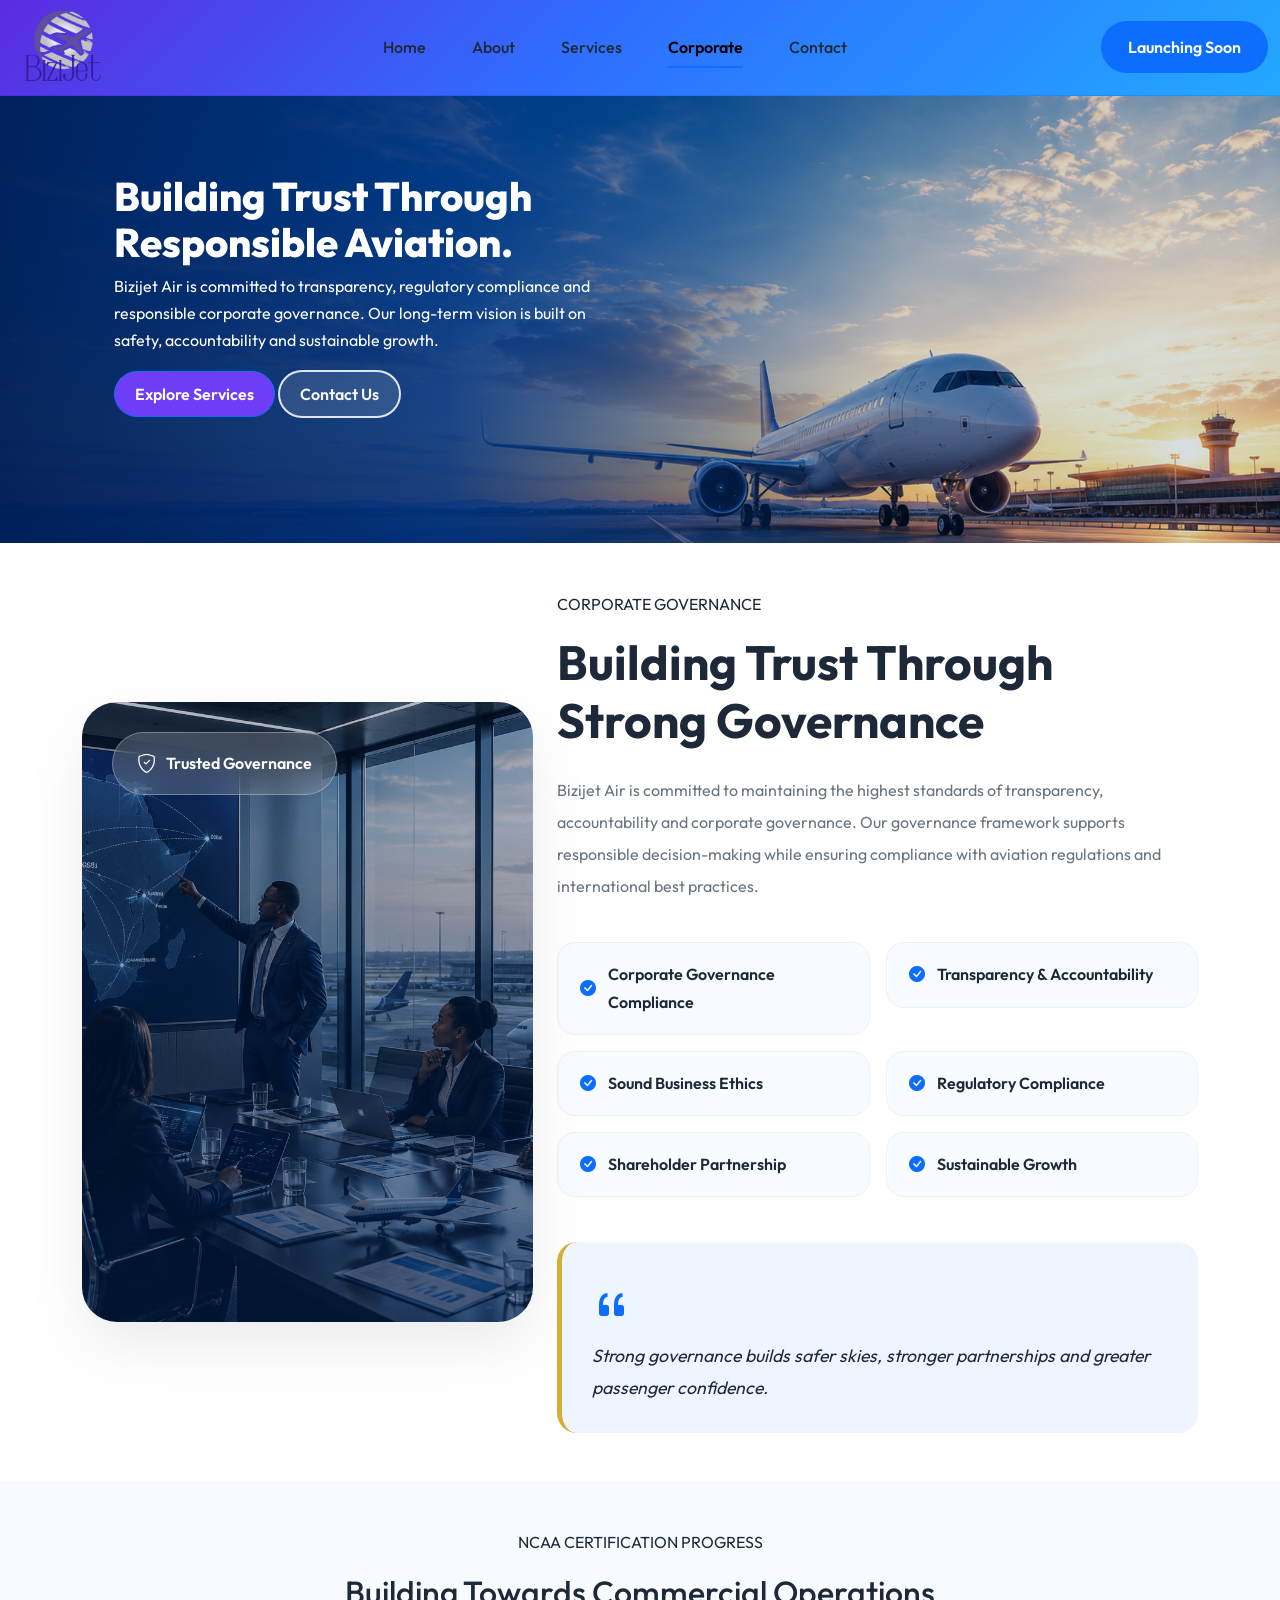
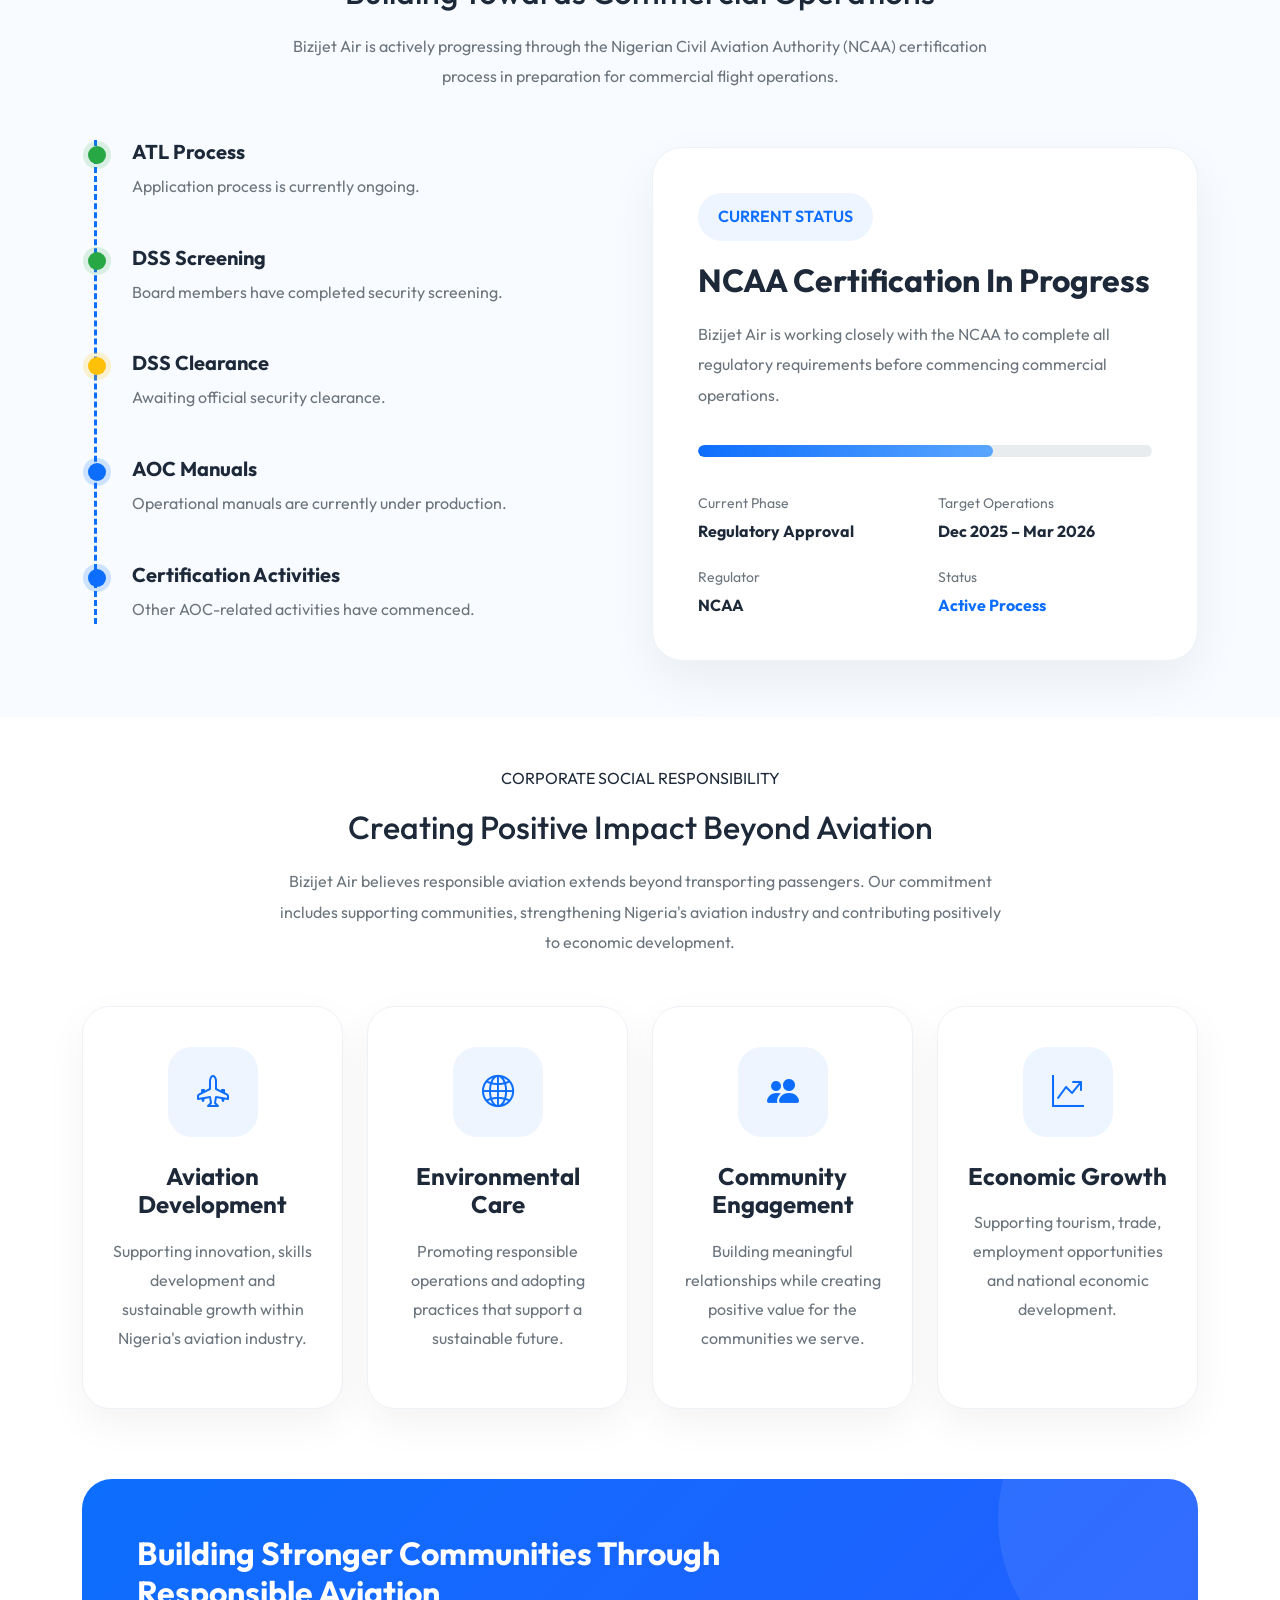
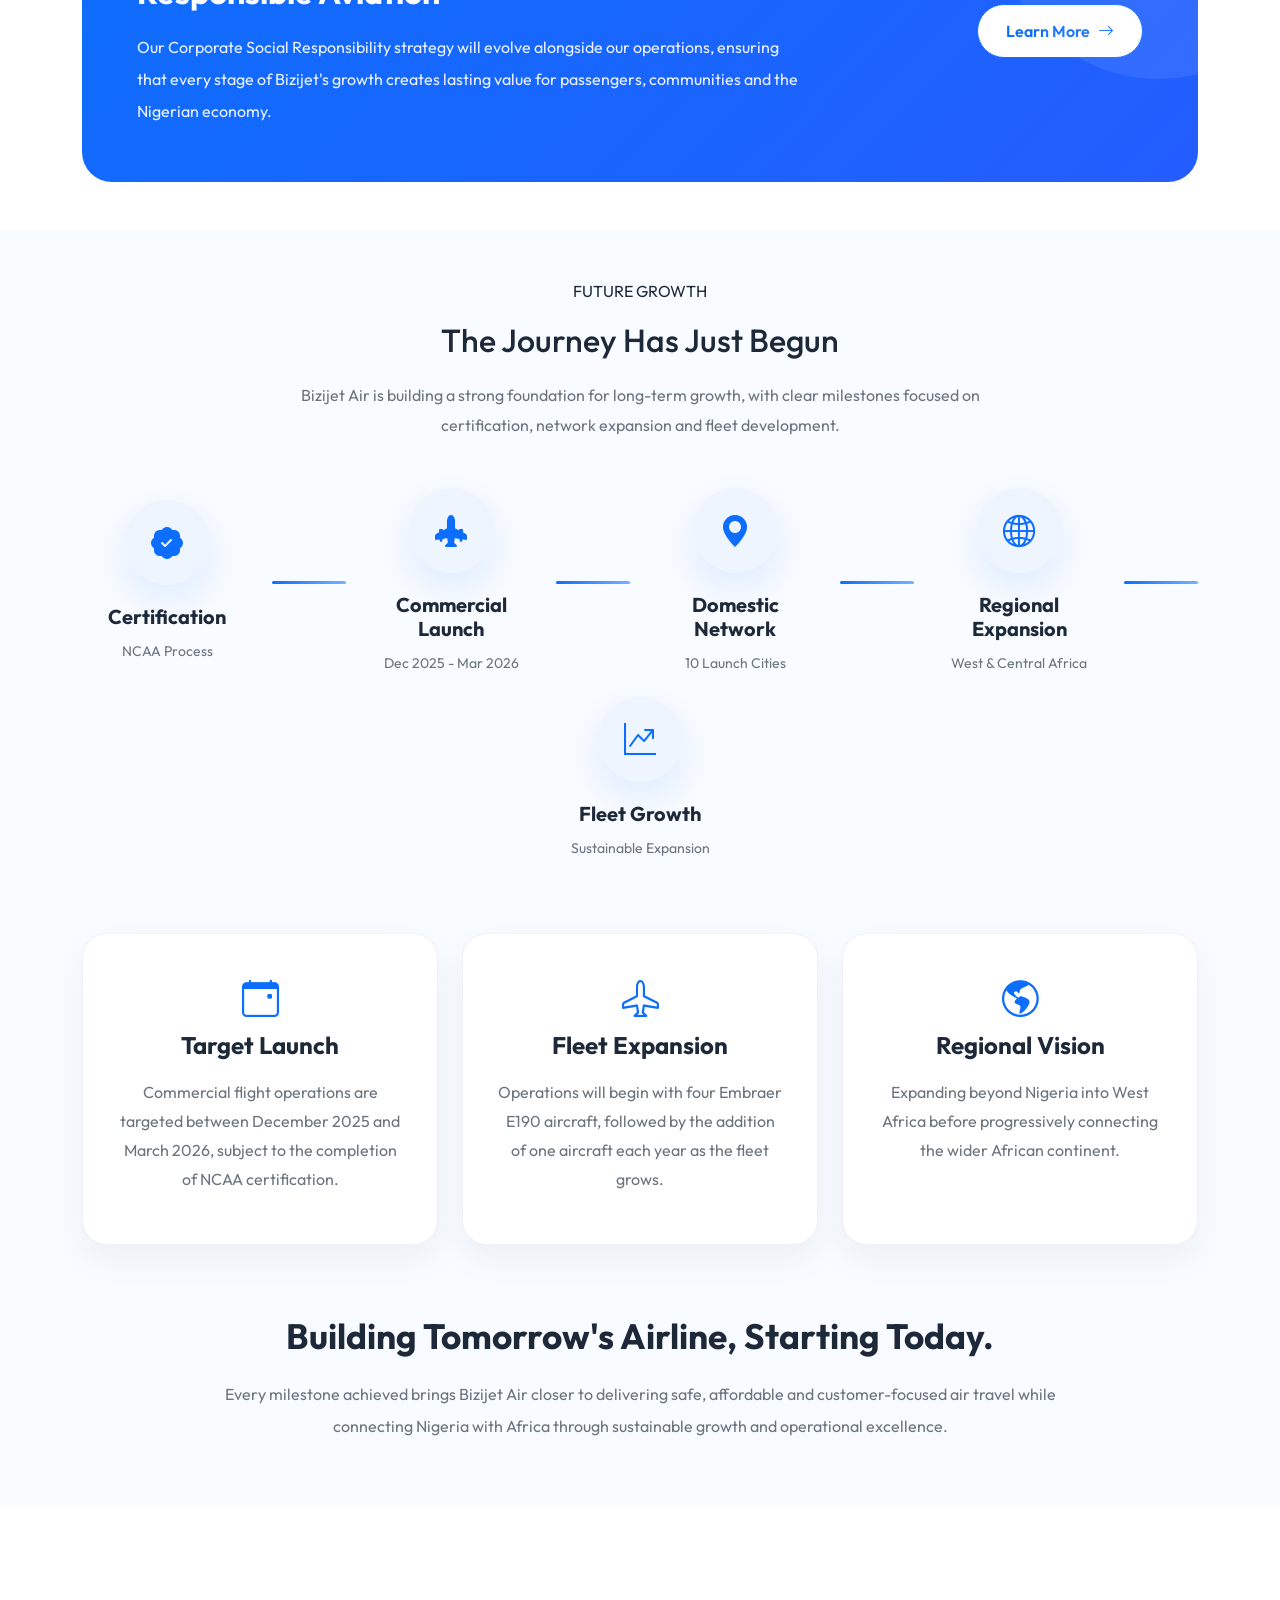
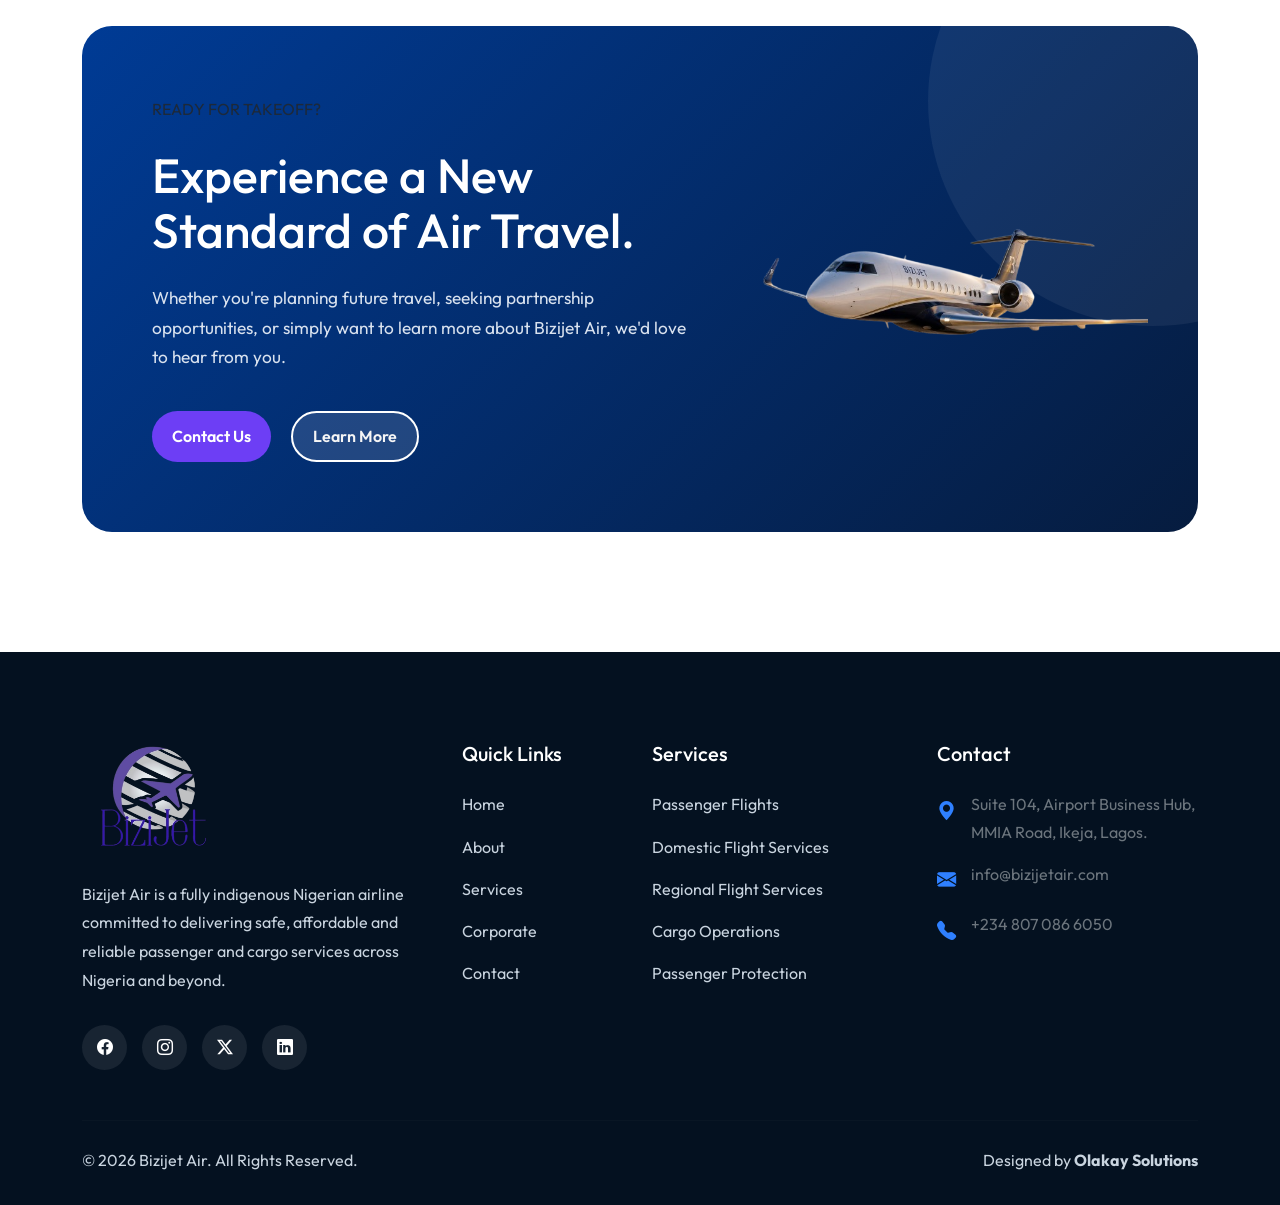
<file: corporate.html>
<!DOCTYPE html>
<html lang="en">
<head>
    <meta charset="UTF-8">
    <meta name="viewport" content="width=device-width, initial-scale=1.0">
    <title>Bizijet Air | Corporate</title>
    <link href="bootstrap-5.3.3-dist/css/bootstrap.min.css" rel="stylesheet">
    <link href="https://fonts.googleapis.com/css2?family=Outfit:wght@300;400;500;600;700;800&display=swap" rel="stylesheet">
    <!-- Bootstrap Icons -->
    <link rel="stylesheet" href="https://cdn.jsdelivr.net/npm/bootstrap-icons@1.13.1/font/bootstrap-icons.min.css">
    <link rel="stylesheet" href="style.css">
</head>
<body>
<nav class="navbar navbar-expand-lg fixed-top bizijet-navbar">
    <div class="container-xxl">

        <a class="navbar-brand" href="index.html">
            <img src="images/logo.png" alt="Bizijet Logo">
        </a>

        <button class="navbar-toggler" type="button" data-bs-toggle="collapse" data-bs-target="#navbarMenu">
            <i class="bi bi-list"></i>
        </button>

        <div class="collapse navbar-collapse"id="navbarMenu">

            <div class="mobile-menu">
                <ul class="navbar-nav mx-auto">
                    <li class="nav-item">
                        <a class="nav-link" href="index.html">Home</a>
                    </li>
                    <li class="nav-item">
                        <a class="nav-link" href="about.html">About</a>
                    </li>
                    <li class="nav-item">
                        <a class="nav-link" href="services.html">Services</a>
                    </li>
                    <li class="nav-item">
                        <a class="nav-link active" href="corporate.html">Corporate</a>
                    </li>
                    <li class="nav-item">
                        <a class="nav-link" href="contact.html">Contact</a>
                    </li>
                </ul>
                <a href="corporate.html#workInProgress"class="btn launch-btn">Launching Soon</a>
            </div>
        </div>
    </div>
</nav>

    <section class="services-hero mt-5">
        <div class="container">
            <!-- <div class="hero-overlay"></div> -->
            <div class="row hero-height align-items-center">
                <div class="col-lg-6">
                    <!-- <span class="section-tag">OUR SERVICES</span> -->
                    <h1>Building Trust Through Responsible Aviation.</h1>
                    <p>Bizijet Air is committed to transparency, regulatory compliance and responsible corporate governance. Our long-term vision is built on safety, accountability and sustainable growth.</p>
                    <div class="hero-btns">
                        <a href="services.html" class="btn btn-primary">Explore Services</a>
                        <a href="contact.html" class="btn btn-secondary">Contact Us</a>
                    </div>
                </div>
            </div>
        </div>
    </section>

    <section class="governance-section py-5">

        <div class="container">

            <div class="row align-items-center gy-5">

                <!-- LEFT -->

                <div class="col-lg-5">

                    <div class="governance-image">

                        <div class="governance-badge">

                            <i class="bi bi-shield-check"></i>

                            Trusted Governance

                        </div>

                    </div>

                </div>



                <!-- RIGHT -->

                <div class="col-lg-7">

                    <span class="section-tag">

                        CORPORATE GOVERNANCE

                    </span>

                    <h2 class="mt-3">

                        Building Trust Through
                        Strong Governance

                    </h2>

                    <p class="governance-text">

                        Bizijet Air is committed to maintaining the highest
                        standards of transparency, accountability and
                        corporate governance. Our governance framework
                        supports responsible decision-making while ensuring
                        compliance with aviation regulations and international
                        best practices.

                    </p>



                    <div class="row g-3 mt-4">

                        <div class="col-md-6">

                            <div class="governance-item">

                                <i class="bi bi-check-circle-fill"></i>

                                Corporate Governance Compliance

                            </div>

                        </div>

                        <div class="col-md-6">

                            <div class="governance-item">

                                <i class="bi bi-check-circle-fill"></i>

                                Transparency & Accountability

                            </div>

                        </div>

                        <div class="col-md-6">

                            <div class="governance-item">

                                <i class="bi bi-check-circle-fill"></i>

                                Sound Business Ethics

                            </div>

                        </div>

                        <div class="col-md-6">

                            <div class="governance-item">

                                <i class="bi bi-check-circle-fill"></i>

                                Regulatory Compliance

                            </div>

                        </div>

                        <div class="col-md-6">

                            <div class="governance-item">

                                <i class="bi bi-check-circle-fill"></i>

                                Shareholder Partnership

                            </div>

                        </div>

                        <div class="col-md-6">

                            <div class="governance-item">

                                <i class="bi bi-check-circle-fill"></i>

                                Sustainable Growth

                            </div>

                        </div>

                    </div>



                    <div class="governance-quote">

                        <i class="bi bi-quote"></i>

                        <p>

                            Strong governance builds
                            safer skies, stronger partnerships
                            and greater passenger confidence.

                        </p>

                    </div>

                </div>

            </div>

        </div>

    </section>

    <!--=====================================
        NCAA CERTIFICATION
======================================-->
<div id="workInProgress"></div>
<section class="certification-section py-5">

    <div class="container">

        <!-- Heading -->

        <div class="row mb-5">

            <div class="col-lg-8 mx-auto text-center">

                <span class="section-tag">

                    NCAA CERTIFICATION PROGRESS

                </span>

                <h2 class="mt-3">

                    Building Towards
                    Commercial Operations

                </h2>

                <p class="section-desc">

                    Bizijet Air is actively progressing through the
                    Nigerian Civil Aviation Authority (NCAA)
                    certification process in preparation for
                    commercial flight operations.

                </p>

            </div>

        </div>



        <div class="row align-items-center">

            <!-- LEFT -->

            <div class="col-lg-6">

                <div class="certification-timeline">

                    <div class="timeline-step completed">

                        <span></span>

                        <div>

                            <h5>ATL Process</h5>

                            <p>Application process is currently ongoing.</p>

                        </div>

                    </div>



                    <div class="timeline-step completed">

                        <span></span>

                        <div>

                            <h5>DSS Screening</h5>

                            <p>Board members have completed security screening.</p>

                        </div>

                    </div>



                    <div class="timeline-step pending">

                        <span></span>

                        <div>

                            <h5>DSS Clearance</h5>

                            <p>Awaiting official security clearance.</p>

                        </div>

                    </div>



                    <div class="timeline-step active">

                        <span></span>

                        <div>

                            <h5>AOC Manuals</h5>

                            <p>Operational manuals are currently under production.</p>

                        </div>

                    </div>



                    <div class="timeline-step active">

                        <span></span>

                        <div>

                            <h5>Certification Activities</h5>

                            <p>Other AOC-related activities have commenced.</p>

                        </div>

                    </div>

                </div>

            </div>



            <!-- RIGHT -->

            <div class="col-lg-6">

                <div class="status-card">

                    <span class="status-badge">

                        CURRENT STATUS

                    </span>

                    <h3>

                        NCAA Certification
                        In Progress

                    </h3>

                    <p>

                        Bizijet Air is working closely with the NCAA
                        to complete all regulatory requirements
                        before commencing commercial operations.

                    </p>



                    <div class="progress-track">

                        <div class="progress-bar-custom"></div>

                    </div>



                    <div class="status-grid">

                        <div>

                            <small>Current Phase</small>

                            <h6>Regulatory Approval</h6>

                        </div>

                        <div>

                            <small>Target Operations</small>

                            <h6>Dec 2025 – Mar 2026</h6>

                        </div>

                        <div>

                            <small>Regulator</small>

                            <h6>NCAA</h6>

                        </div>

                        <div>

                            <small>Status</small>

                            <h6 class="text-primary">

                                Active Process

                            </h6>

                        </div>

                    </div>

                </div>

            </div>

        </div>

    </div>

</section>

<!--=====================================
        CORPORATE SOCIAL RESPONSIBILITY
======================================-->

<section class="csr-section py-5">

    <div class="container">

        <!-- Heading -->

        <div class="row mb-5">

            <div class="col-lg-8 mx-auto text-center">

                <span class="section-tag">

                    CORPORATE SOCIAL RESPONSIBILITY

                </span>

                <h2 class="mt-3">

                    Creating Positive Impact
                    Beyond Aviation

                </h2>

                <p class="section-desc">

                    Bizijet Air believes responsible aviation extends
                    beyond transporting passengers. Our commitment
                    includes supporting communities, strengthening
                    Nigeria's aviation industry and contributing
                    positively to economic development.

                </p>

            </div>

        </div>



        <!-- Cards -->

        <div class="row g-4">

            <!-- Card -->

            <div class="col-lg-3 col-md-6">

                <div class="csr-card">

                    <div class="csr-icon">

                        <i class="bi bi-airplane-engines"></i>

                    </div>

                    <h4>

                        Aviation Development

                    </h4>

                    <p>

                        Supporting innovation,
                        skills development and
                        sustainable growth within
                        Nigeria's aviation industry.

                    </p>

                </div>

            </div>



            <!-- Card -->

            <div class="col-lg-3 col-md-6">

                <div class="csr-card">

                    <div class="csr-icon">

                        <i class="bi bi-globe2"></i>

                    </div>

                    <h4>

                        Environmental Care

                    </h4>

                    <p>

                        Promoting responsible
                        operations and adopting
                        practices that support a
                        sustainable future.

                    </p>

                </div>

            </div>



            <!-- Card -->

            <div class="col-lg-3 col-md-6">

                <div class="csr-card">

                    <div class="csr-icon">

                        <i class="bi bi-people-fill"></i>

                    </div>

                    <h4>

                        Community Engagement

                    </h4>

                    <p>

                        Building meaningful
                        relationships while creating
                        positive value for the
                        communities we serve.

                    </p>

                </div>

            </div>



            <!-- Card -->

            <div class="col-lg-3 col-md-6">

                <div class="csr-card">

                    <div class="csr-icon">

                        <i class="bi bi-graph-up-arrow"></i>

                    </div>

                    <h4>

                        Economic Growth

                    </h4>

                    <p>

                        Supporting tourism,
                        trade, employment
                        opportunities and national
                        economic development.

                    </p>

                </div>

            </div>

        </div>



        <!-- Bottom Highlight -->

        <div class="csr-highlight">

            <div class="row align-items-center">

                <div class="col-lg-8">

                    <h3>

                        Building Stronger Communities
                        Through Responsible Aviation

                    </h3>

                    <p>

                        Our Corporate Social Responsibility strategy
                        will evolve alongside our operations,
                        ensuring that every stage of Bizijet's
                        growth creates lasting value for passengers,
                        communities and the Nigerian economy.

                    </p>

                </div>

                <div class="col-lg-4 text-lg-end">

                    <a href="#" class="btn btn-primary">

                        Learn More

                        <i class="bi bi-arrow-right ms-2"></i>

                    </a>

                </div>

            </div>

        </div>

    </div>

</section>

<!--=====================================
        FUTURE GROWTH
======================================-->

<section class="future-growth py-5">

    <div class="container">

        <!-- Heading -->

        <div class="row mb-5">

            <div class="col-lg-8 mx-auto text-center">

                <span class="section-tag">

                    FUTURE GROWTH

                </span>

                <h2 class="mt-3">

                    The Journey Has
                    Just Begun

                </h2>

                <p class="section-desc">

                    Bizijet Air is building a strong foundation for
                    long-term growth, with clear milestones focused
                    on certification, network expansion and fleet
                    development.

                </p>

            </div>

        </div>



        <!-- Timeline -->

        <div class="growth-timeline">

            <div class="timeline-stage">

                <div class="timeline-icon">

                    <i class="bi bi-patch-check-fill"></i>

                </div>

                <h5>

                    Certification

                </h5>

                <small>

                    NCAA Process

                </small>

            </div>



            <div class="timeline-line"></div>



            <div class="timeline-stage">

                <div class="timeline-icon">

                    <i class="bi bi-airplane-engines-fill"></i>

                </div>

                <h5>

                    Commercial Launch

                </h5>

                <small>

                    Dec 2025 - Mar 2026

                </small>

            </div>



            <div class="timeline-line"></div>



            <div class="timeline-stage">

                <div class="timeline-icon">

                    <i class="bi bi-geo-alt-fill"></i>

                </div>

                <h5>

                    Domestic Network

                </h5>

                <small>

                    10 Launch Cities

                </small>

            </div>



            <div class="timeline-line"></div>



            <div class="timeline-stage">

                <div class="timeline-icon">

                    <i class="bi bi-globe2"></i>

                </div>

                <h5>

                    Regional Expansion

                </h5>

                <small>

                    West & Central Africa

                </small>

            </div>



            <div class="timeline-line"></div>



            <div class="timeline-stage">

                <div class="timeline-icon">

                    <i class="bi bi-graph-up-arrow"></i>

                </div>

                <h5>

                    Fleet Growth

                </h5>

                <small>

                    Sustainable Expansion

                </small>

            </div>

        </div>



        <!-- Bottom Cards -->

        <div class="row g-4 mt-5">

            <div class="col-lg-4">

                <div class="growth-card">

                    <i class="bi bi-calendar-event"></i>

                    <h4>

                        Target Launch

                    </h4>

                    <p>

                        Commercial flight operations are
                        targeted between December 2025
                        and March 2026, subject to the
                        completion of NCAA certification.

                    </p>

                </div>

            </div>



            <div class="col-lg-4">

                <div class="growth-card">

                    <i class="bi bi-airplane"></i>

                    <h4>

                        Fleet Expansion

                    </h4>

                    <p>

                        Operations will begin with four
                        Embraer E190 aircraft, followed
                        by the addition of one aircraft
                        each year as the fleet grows.

                    </p>

                </div>

            </div>



            <div class="col-lg-4">

                <div class="growth-card">

                    <i class="bi bi-globe-americas"></i>

                    <h4>

                        Regional Vision

                    </h4>

                    <p>

                        Expanding beyond Nigeria into
                        West Africa before progressively
                        connecting the wider African
                        continent.

                    </p>

                </div>

            </div>

        </div>



        <!-- Closing Statement -->

        <div class="growth-message">

            <h3>

                Building Tomorrow's Airline,
                Starting Today.

            </h3>

            <p>

                Every milestone achieved brings Bizijet Air
                closer to delivering safe, affordable and
                customer-focused air travel while connecting
                Nigeria with Africa through sustainable growth
                and operational excellence.

            </p>

        </div>

    </div>

</section>

<section class="cta-section">
    <div class="container">
        <div class="cta-box">
            <div class="row align-items-center gy-5">
                <div class="col-lg-7">
                    <span class="section-tag"> READY FOR TAKEOFF?</span>

                    <h2>Experience a New Standard of Air Travel. </h2>

                    <p> Whether you're planning future travel, seeking partnership opportunities, or simply want to learn more about Bizijet Air, we'd love to hear from you.</p>

                    <div class="cta-buttons">
                        <a href="contact.html" class="btn-primary">Contact Us</a>
                        <a href="about.html" class="btn-secondary">Learn More</a>
                    </div>
                </div>

                <div class="col-lg-5 text-center">
                    <img src="images/cta-plane.webp" class="img-fluid cta-plane"alt="Bizijet Aircraft">
                </div>
            </div>
        </div>
    </div>
</section>

<!--=====================================
        FOOTER
======================================-->

<footer class="footer">
    <div class="container">
        <div class="row gy-5">
            <div class="col-lg-4">
                <img src="images/logo.png"class="footer-logo" alt="Bizijet Air">
                <p class="mt-4">
                    Bizijet Air is a fully indigenous Nigerian airline
                    committed to delivering safe, affordable and reliable
                    passenger and cargo services across Nigeria and beyond.
                </p>

                <div class="social-links">
                    <a href="#"><i class="bi bi-facebook"></i></a>
                    <a href="#"><i class="bi bi-instagram"></i></a>
                    <a href="#"><i class="bi bi-twitter-x"></i></a>
                    <a href="#"><i class="bi bi-linkedin"></i></a>
                </div>
            </div>



            <!-- Quick Links -->

            <div class="col-lg-2 col-md-6">
                <h5>Quick Links</h5>
                <ul>
                    <li><a href="index.html">Home</a></li>
                    <li><a href="about.html">About</a></li>
                    <li><a href="services.html">Services</a></li>
                    <li><a href="corporate.html">Corporate</a></li>
                    <li><a href="contact.html">Contact</a></li>
                </ul>
            </div>

            <div class="col-lg-3 col-md-6">
                <h5>Services</h5>
                <ul>
                    <li><a href="services.html#passengerFlights">Passenger Flights</a></li>
                    <li><a href="services.html#domesticRoutes">Domestic Flight Services</a></li>
                    <li><a href="services.html#regionalRoutes">Regional Flight Services</a></li>
                    <li><a href="services.html#cargoOperations">Cargo Operations</a></li>
                    <li><a href="services.html#passengerProtection">Passenger Protection</a></li>
                </ul>
            </div>

            <div class="col-lg-3">
                <h5>Contact</h5>
                <ul class="contact-list">
                    <li> <i class="bi bi-geo-alt-fill"></i> Suite 104, Airport Business Hub, MMIA Road, Ikeja, Lagos. </li>
                    <li> <i class="bi bi-envelope-fill"></i> info@bizijetair.com</li>
                    <li> <i class="bi bi-telephone-fill"></i>+234 807 086 6050</li>
                </ul>
            </div>
        </div>

        <hr>

        <div class="footer-bottom">
            <p>© 2026 Bizijet Air. All Rights Reserved.</p>
            <p>Designed by <strong>Olakay Solutions</strong> </p>
        </div>
    </div>
</footer>

<script src="script.js"></script>
<script src="bootstrap-5.3.3-dist/js/bootstrap.bundle.min.js"></script>
</body>
</html>
</file>
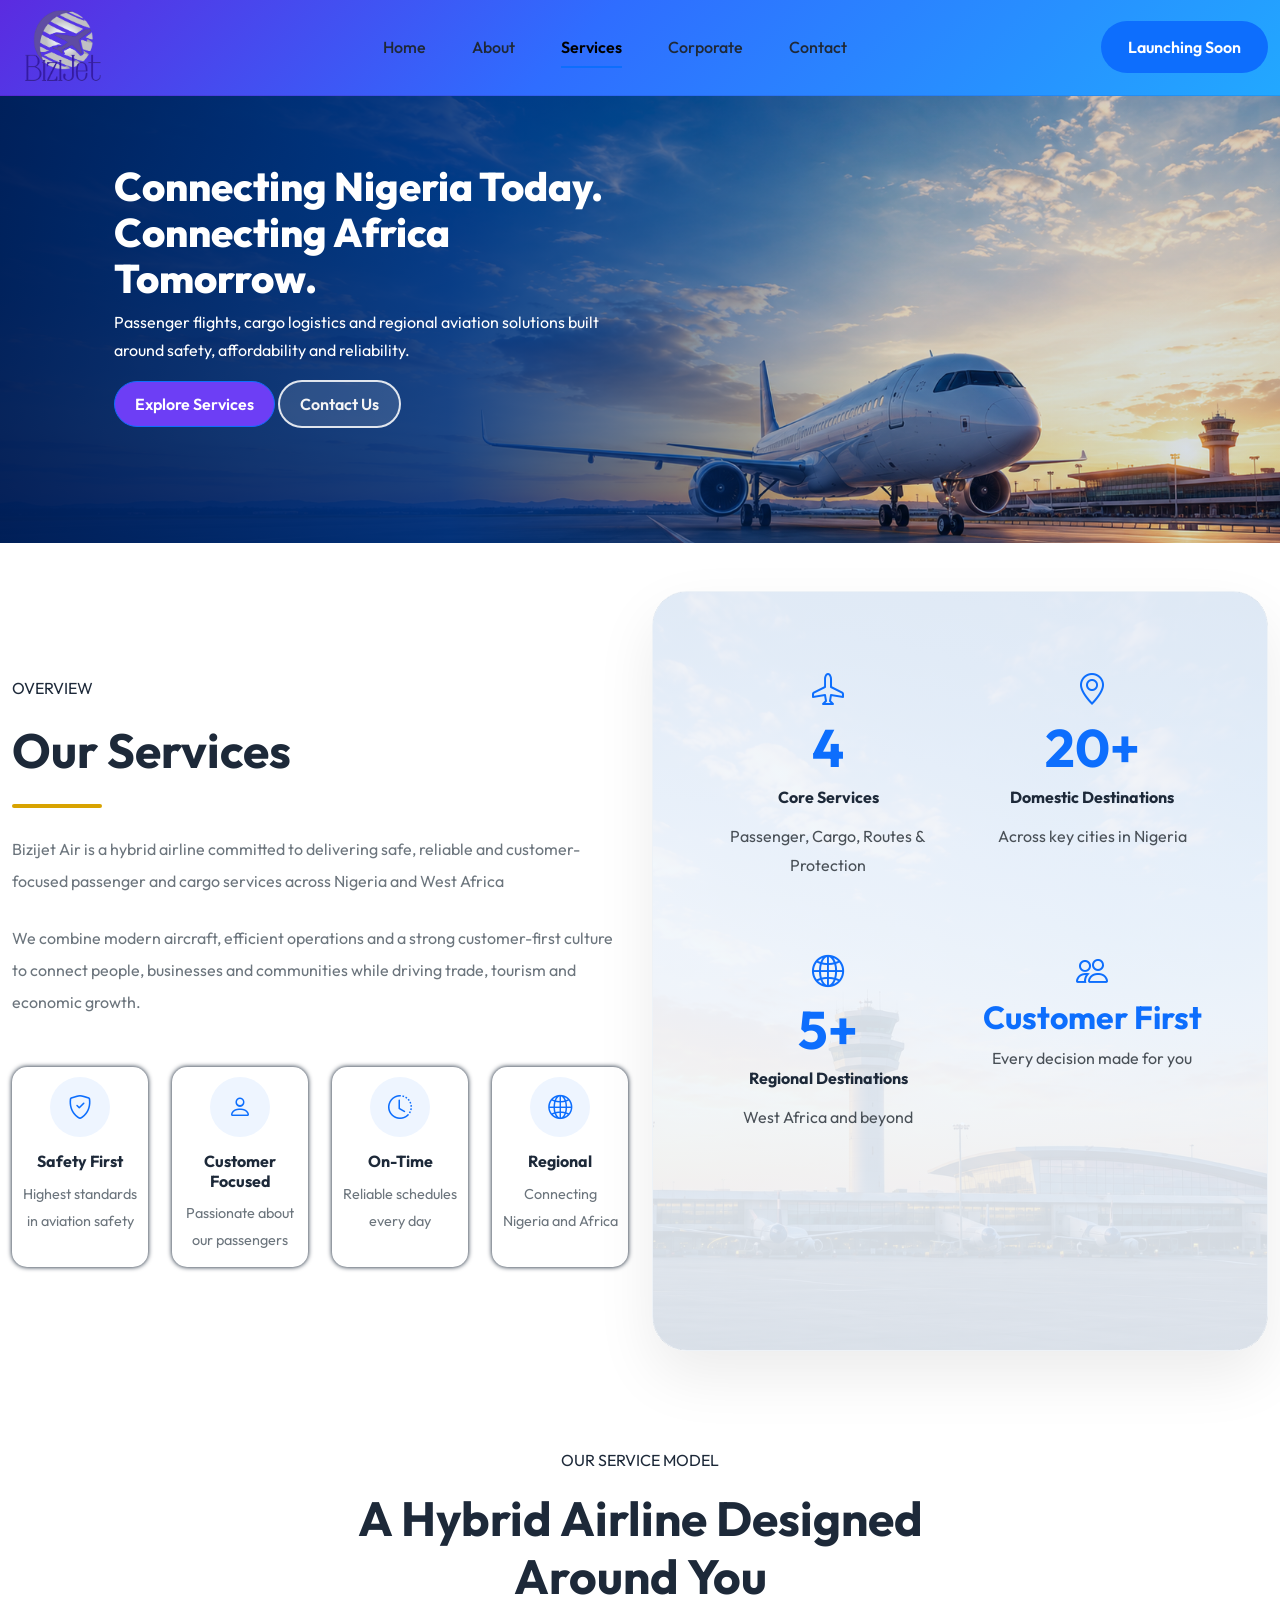
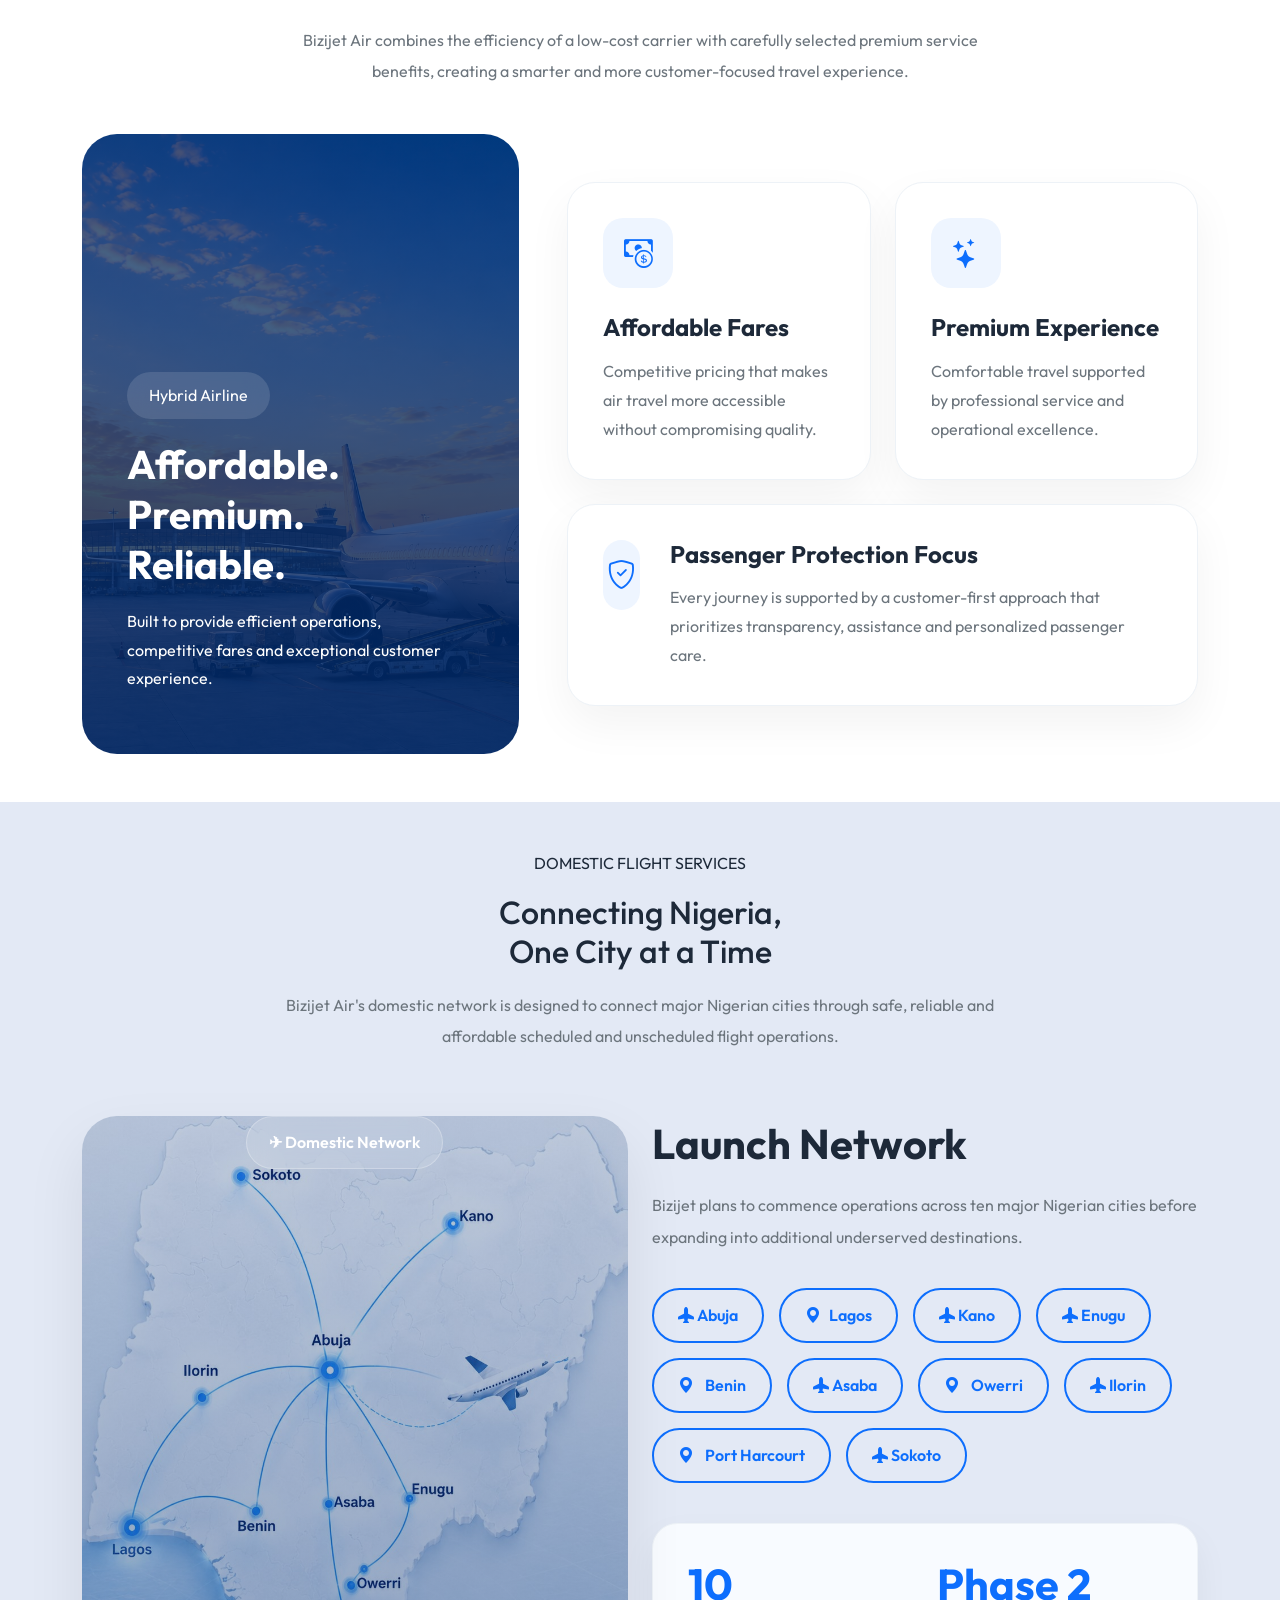
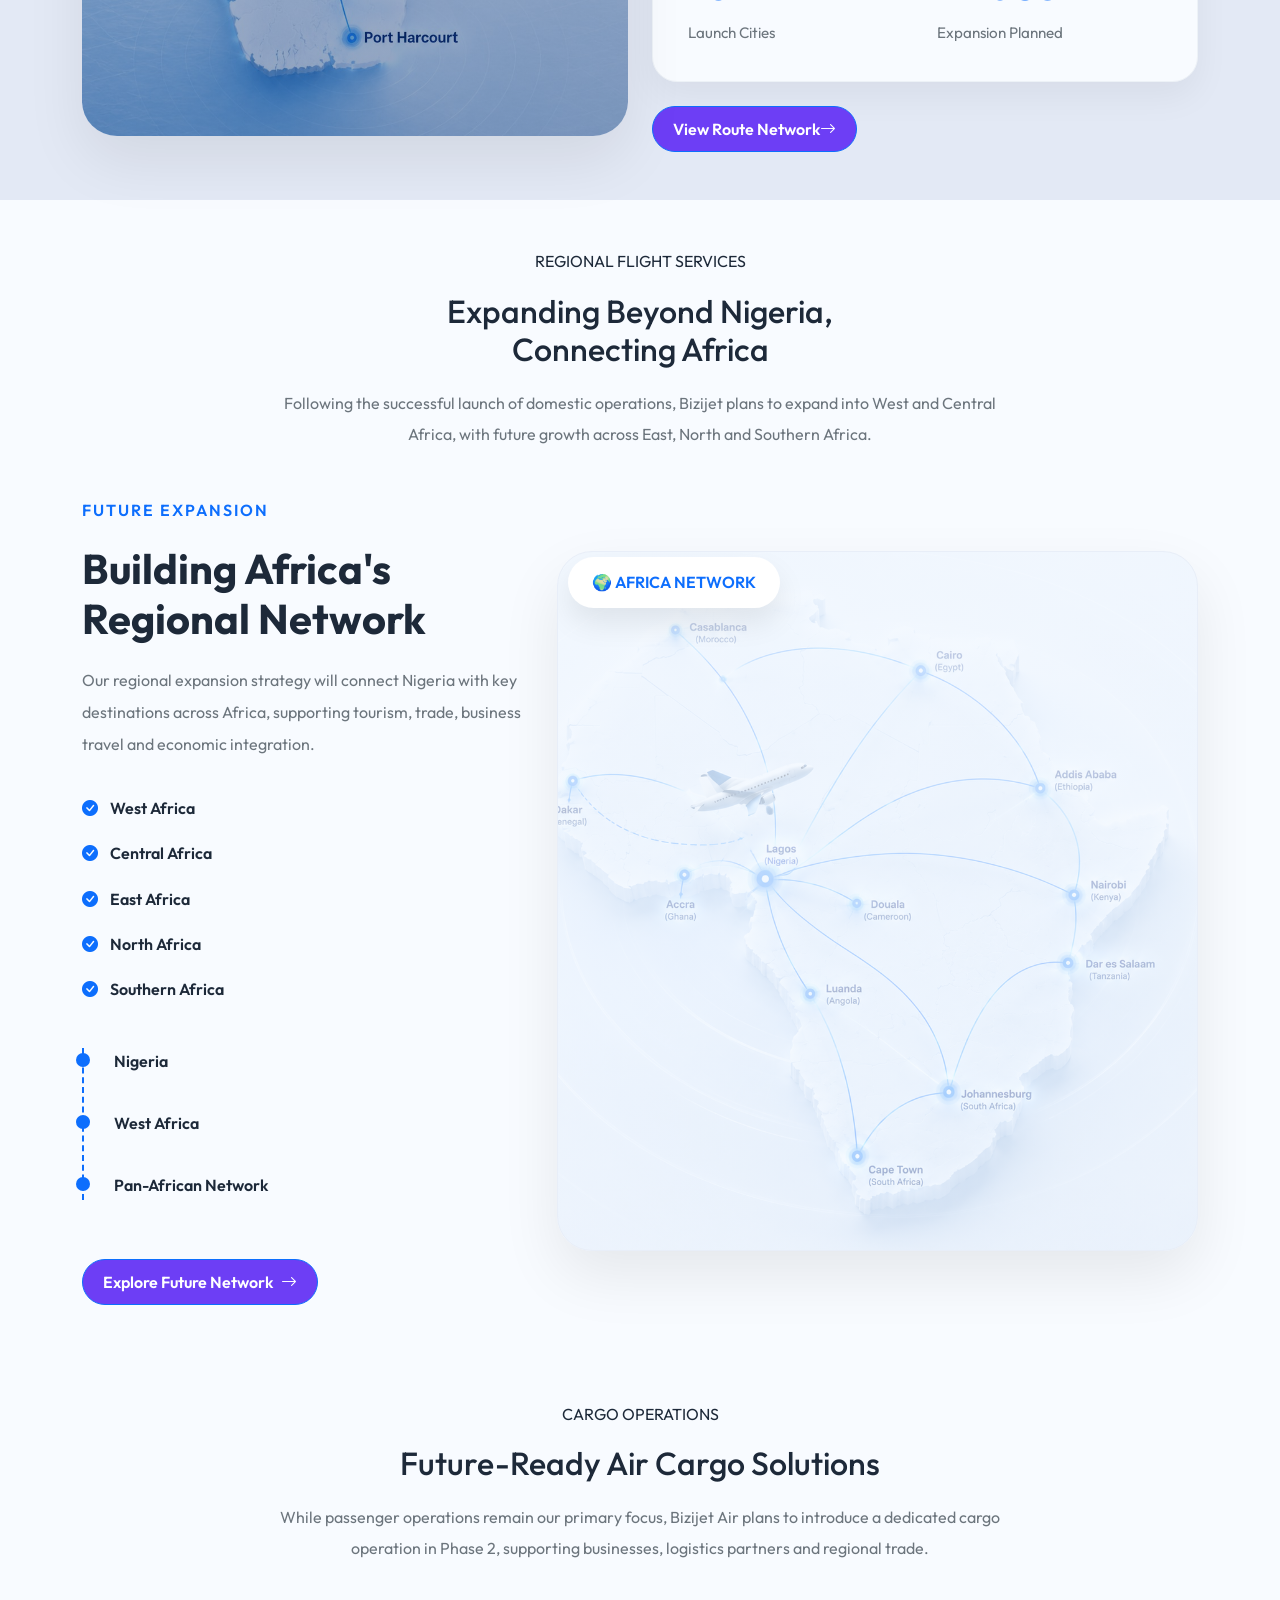
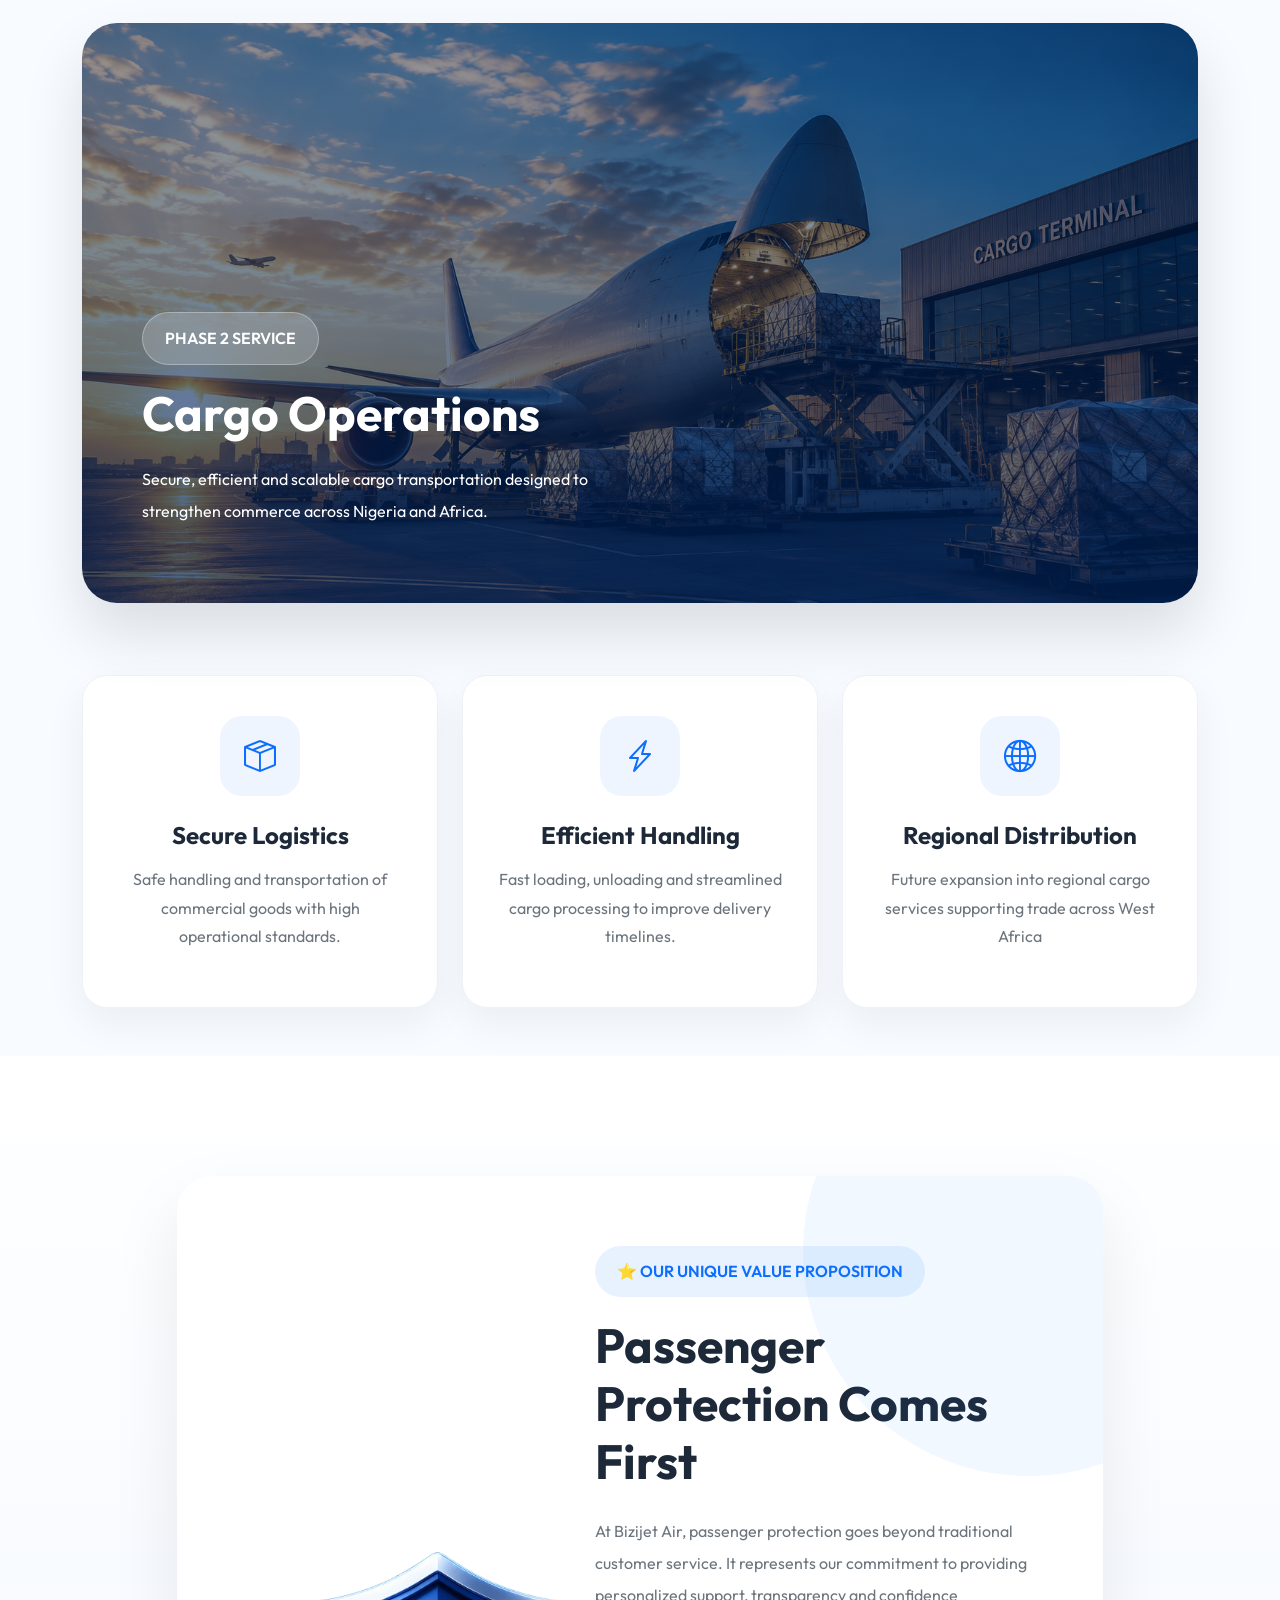
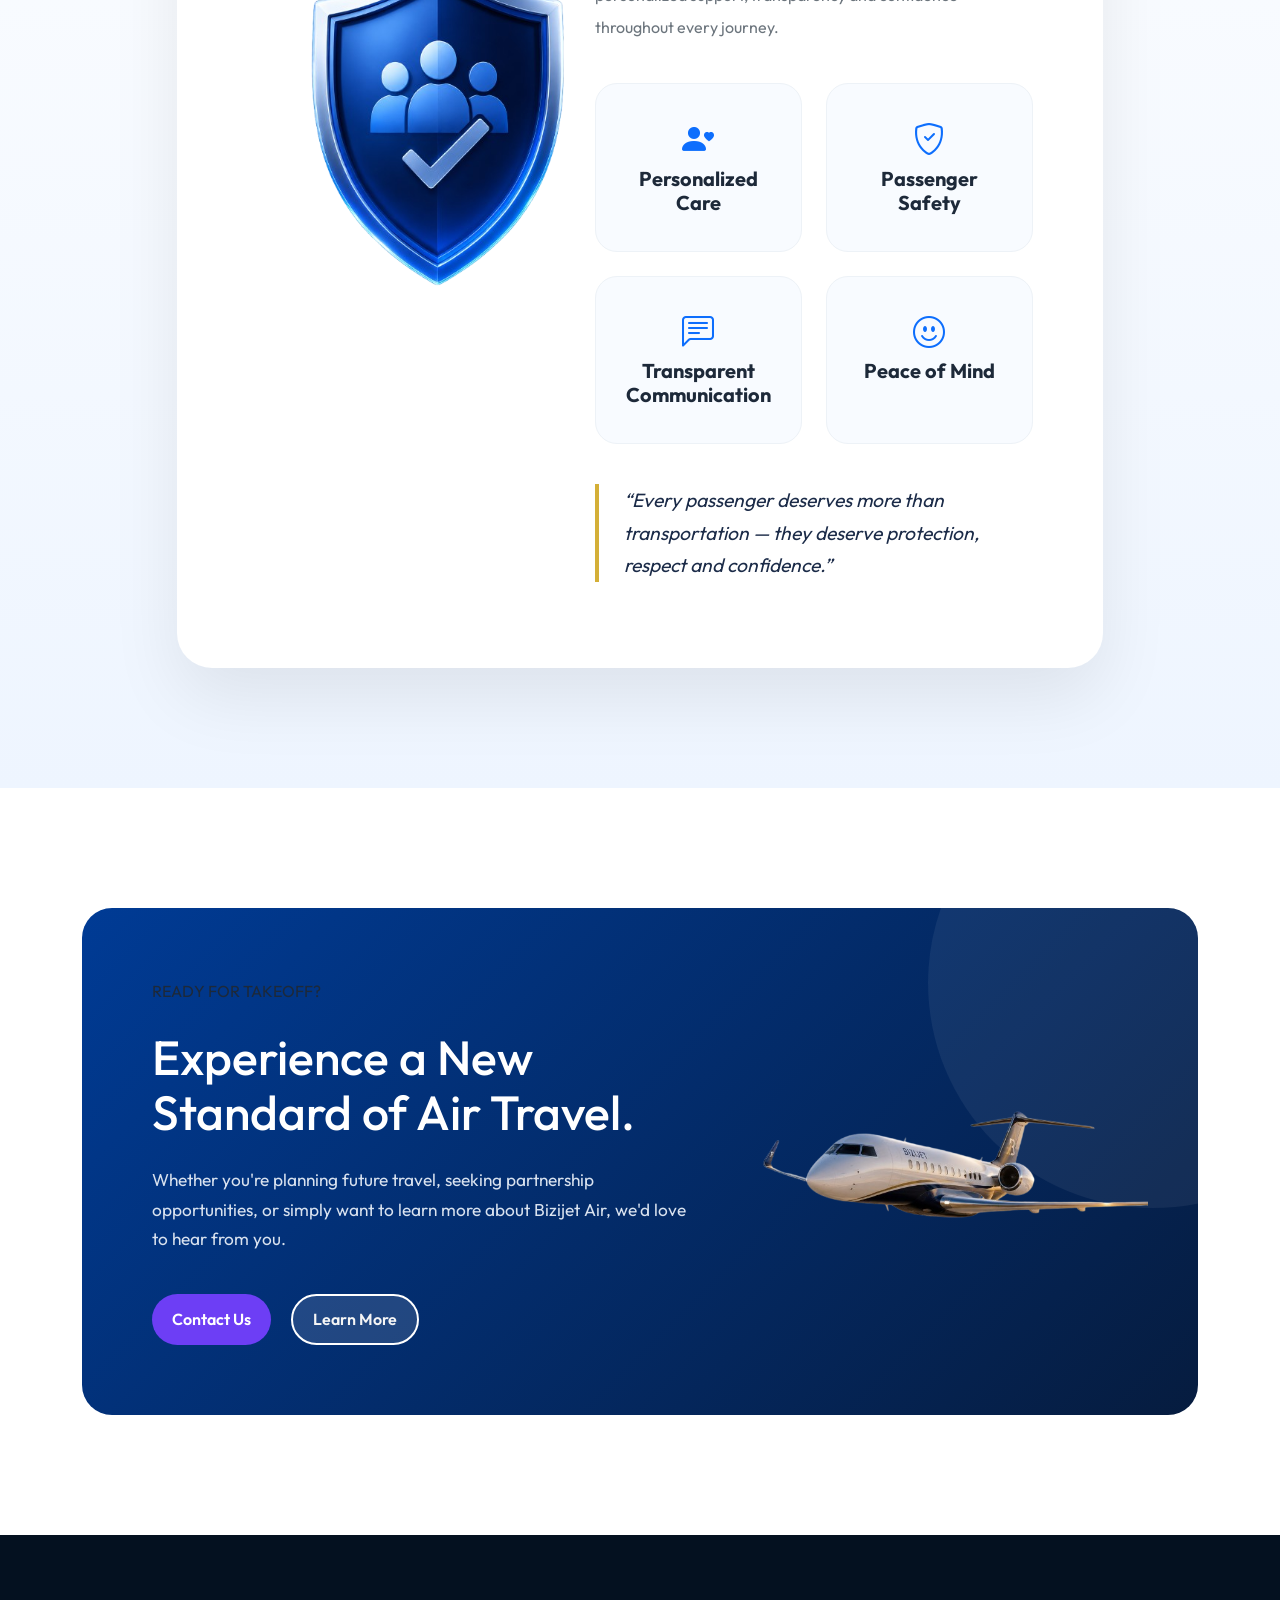
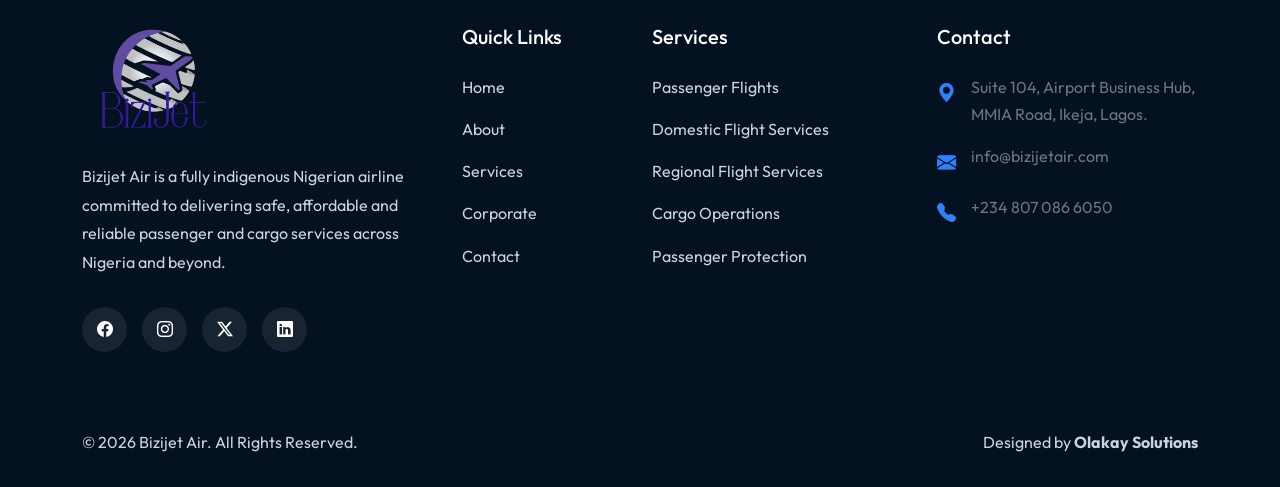
<file: services.html>
<!DOCTYPE html>
<html lang="en">
<head>
    <meta charset="UTF-8">
    <meta name="viewport" content="width=device-width, initial-scale=1.0">
    <title>Bizijet Air | Services</title>
    <link href="bootstrap-5.3.3-dist/css/bootstrap.min.css" rel="stylesheet">
    <link href="https://fonts.googleapis.com/css2?family=Outfit:wght@300;400;500;600;700;800&display=swap" rel="stylesheet">
    <!-- Bootstrap Icons -->
    <link rel="stylesheet" href="https://cdn.jsdelivr.net/npm/bootstrap-icons@1.13.1/font/bootstrap-icons.min.css">
    <link rel="stylesheet" href="style.css">
</head>
<body>
    <!--=========================
        NAVBAR
==========================-->

<nav class="navbar navbar-expand-lg fixed-top bizijet-navbar">
    <div class="container-xxl">
        <!-- Logo -->

        <a class="navbar-brand" href="index.html">
            <img src="images/logo.png" alt="Bizijet Logo">
        </a>

        <!-- Toggle -->

        <button class="navbar-toggler" type="button" data-bs-toggle="collapse" data-bs-target="#navbarMenu">
            <i class="bi bi-list"></i>
        </button>

        <!-- Collapse -->

        <div class="collapse navbar-collapse"id="navbarMenu">
            <div class="mobile-menu">
                <ul class="navbar-nav mx-auto">
                    <li class="nav-item">
                        <a class="nav-link" href="index.html">Home</a>
                    </li>
                    <li class="nav-item">
                        <a class="nav-link" href="about.html">About</a>
                    </li>
                    <li class="nav-item">
                        <a class="nav-link active" href="services.html">Services</a>
                    </li>
                    <li class="nav-item">
                        <a class="nav-link" href="corporate.html">Corporate</a>
                    </li>
                    <li class="nav-item">
                        <a class="nav-link" href="contact.html">Contact</a>
                    </li>
                </ul>
                <a href="corporate.html#workInProgress"class="btn launch-btn">Launching Soon</a>
            </div>
        </div>
    </div>
</nav>


    <!--=====================================
        SERVICES HERO
======================================-->

<section class="services-hero mt-5">

    <div class="container">
        <!-- <div class="hero-overlay"></div> -->

        <div class="row hero-height align-items-center">
            <div class="col-lg-6">
                <!-- <span class="section-tag">OUR SERVICES</span> -->
                <h1>Connecting Nigeria Today.<br> Connecting Africa Tomorrow.</h1>
                <p>Passenger flights, cargo logistics and regional aviation solutions built around safety, affordability and reliability.</p>
                <div class="hero-btns">
                    <a href="#services" class="btn btn-primary">Explore Services</a>
                    <a href="contact.html" class="btn btn-secondary">Contact Us</a>
                </div>
            </div>
        </div>
    </div>
</section>
    <!--=====================================
        SERVICES OVERVIEW
======================================-->

<section class="services-overview py-5">
    <div class="container-fluid">
        <div class="row align-items-center gy-5">

            <!-- LEFT -->

            <div class="col-lg-6">

                <span class="section-tag">OVERVIEW</span>

                <h2 class="overview-title">Our Services</h2>
                <div class="title-line"></div>
                <p class="overview-text">Bizijet Air is a hybrid airline committed to delivering safe, reliable and customer-focused passenger and cargo services across Nigeria and West Africa</p>

                <p class="overview-text">We combine modern aircraft, efficient operations and a strong customer-first culture to connect people, businesses and communities while driving trade, tourism and economic growth.</p>

                <!-- FEATURES -->

                <div class="row g-4 mt-4">

                    <div class="col-6 col-md-3">
                        <div class="mini-feature border-0">
                            <i class="bi bi-shield-check"></i>
                            <h6>Safety First</h6>
                            <small>Highest standards in aviation safety</small>
                        </div>
                    </div>

                    <div class="col-6 col-md-3">
                        <div class="mini-feature">
                            <i class="bi bi-person"></i>
                            <h6>Customer Focused</h6>
                            <small>Passionate about our passengers</small>
                        </div>
                    </div>

                    <div class="col-6 col-md-3">
                        <div class="mini-feature">
                            <i class="bi bi-clock-history"></i>
                            <h6>On-Time</h6>
                            <small>Reliable schedules every day</small>
                        </div>
                    </div>

                    <div class="col-6 col-md-3">
                        <div class="mini-feature">
                            <i class="bi bi-globe2"></i>
                            <h6>Regional</h6>
                            <small>Connecting Nigeria and Africa</small>
                        </div>
                    </div>
                </div>
            </div>

            <!-- RIGHT -->

            <div class="col-lg-6">
                <div class="overview-showcase">
                    <div class="showcase-overlay">
                        <div class="row text-center gy-5">

                            <div class="col-6">
                                <div class="stat">
                                    <i class="bi bi-airplane"></i>
                                    <h2>4</h2>
                                    <h6>Core Services</h6>
                                    <p>Passenger, Cargo, Routes & Protection</p>
                                </div>
                            </div>

                            <div class="col-6">
                                <div class="stat">
                                    <i class="bi bi-geo-alt"></i>
                                    <h2>20+</h2>
                                    <h6>Domestic Destinations</h6>
                                    <p>Across key cities in Nigeria</p>
                                </div>
                            </div>

                            <div class="col-6">
                                <div class="stat">
                                    <i class="bi bi-globe2"></i>
                                    <h2>5+</h2>
                                    <h6>Regional Destinations</h6>
                                    <p>West Africa and beyond</p>
                                </div>
                            </div>
                            <div class="col-6">
                                <div class="stat">
                                    <i class="bi bi-people"></i>
                                    <h3>Customer First</h3>
                                    <p>Every decision made for you</p>
                                </div>
                            </div>
                        </div>
                    </div>
                </div>
            </div>
        </div>
    </div>
</section>

<!--=====================================
        HYBRID AIRLINE MODEL
======================================-->
<div class="" id="passengerFlights"></div>
<section class="hybrid-model py-5">

    <div class="container">
        <div class="row mb-5">
            <div class="col-lg-8 mx-auto text-center">
                <span class="section-tag">OUR SERVICE MODEL</span>
                <h2 class="mt-3">A Hybrid Airline Designed Around You</h2>
                <p class="section-desc">Bizijet Air combines the efficiency of a low-cost carrier with carefully selected premium service benefits, creating a smarter and more customer-focused travel experience.</p>
            </div>
        </div>

        <div class="row align-items-center g-lg-5 gy-5">

            <div class="col-lg-5">
                <div class="hybrid-image">
                    <div class="hybrid-overlay">
                        <span>Hybrid Airline</span>
                        <h3>Affordable. <br> Premium. <br> Reliable.</h3>
                        <p>Built to provide efficient operations, competitive fares and exceptional customer experience.</p>
                    </div>
                </div>
            </div>

            <div class="col-lg-7">
                <div class="row g-4">

                    <!-- Card -->

                    <div class="col-md-6">
                        <div class="hybrid-card">
                            <div class="icon-box">
                                <i class="bi bi-cash-coin"></i>
                            </div>
                            <h4>Affordable Fares</h4>
                            <p>Competitive pricing that makes air travel more accessible without compromising quality.</p>
                        </div>
                    </div>

                    <!-- Card -->

                    <div class="col-md-6">
                        <div class="hybrid-card">
                            <div class="icon-box">
                                <i class="bi bi-stars"></i>
                            </div>
                            <h4>Premium Experience</h4>
                            <p>Comfortable travel supported by professional service and operational excellence.</p>
                        </div>
                    </div>

                    <!-- Card -->

                    <div class="col-12">
                        <div class="hybrid-card wide-card">
                            <div class="icon-box">
                                <i class="bi bi-shield-check"></i>
                            </div>
                            <div>
                                <h4>Passenger Protection Focus</h4>
                                <p>Every journey is supported by a customer-first approach that prioritizes transparency, assistance and personalized passenger care.</p>
                            </div>
                        </div>
                    </div>
                </div>
            </div>
        </div>
    </div>
</section>


<!--=====================================
    DOMESTIC FLIGHT SERVICES
======================================-->

<section class="domestic-routes py-5" id="domesticRoutes">
    <div class="container">
        <!-- Section Heading -->
        <div class="row mb-5">
            <div class="col-lg-8 mx-auto text-center">
                <span class="section-tag">DOMESTIC FLIGHT SERVICES</span>

                <h2 class="mt-3">Connecting Nigeria, <br> One City at a Time</h2>
                <p class="section-desc">Bizijet Air's domestic network is designed to connect major Nigerian cities through safe, reliable and affordable scheduled and unscheduled flight operations.</p>
            </div>
        </div>

        <div class="row align-items-center">
            <div class="col-lg-6">
                <div class="route-image">
                    <div class="route-badge">
                        ✈ Domestic Network
                    </div>
                </div>
            </div>
            <div class="col-lg-6">
                <h3 class="route-title">Launch Network</h3>
                <p class="route-text">Bizijet plans to commence operations across ten major Nigerian cities before expanding into additional underserved destinations.</p>

                <!-- Cities -->

                <div class="city-list">
                    <span><i class="bi bi-airplane-fill"></i> Abuja</span>
                    <span><i class="bi bi-geo-alt-fill me-2"></i>Lagos</span>
                    <span><i class="bi bi-airplane-fill"></i> Kano</span>
                    <span><i class="bi bi-airplane-fill"></i> Enugu</span>
                    <span><i class="bi bi-geo-alt-fill me-2"></i> Benin</span>
                    <span><i class="bi bi-airplane-fill"></i> Asaba</span>
                    <span><i class="bi bi-geo-alt-fill me-2"></i> Owerri</span>
                    <span><i class="bi bi-airplane-fill"></i> Ilorin</span>
                    <span><i class="bi bi-geo-alt-fill me-2"></i> Port Harcourt</span>
                    <span><i class="bi bi-airplane-fill"></i> Sokoto</span>
                </div>

                <!-- Information Card -->

                <div class="launch-card">
                    <div class="row">
                        <div class="col-6">
                            <h2>10</h2>
                            <small>Launch Cities</small>
                        </div>
                        <div class="col-6">
                            <h2>Phase 2</h2>
                            <small>Expansion Planned</small>
                        </div>
                    </div>
                </div>

                <a href="#"class="btn btn-primary mt-4">
                    View Route Network
                    <i class="bi bi-arrow-right"></i>
                </a>
            </div>
        </div>
    </div>
</section>

<!--=====================================
    REGIONAL FLIGHT SERVICES
======================================-->

<section class="regional-services py-5" id="regionalRoutes">
    <div class="container">

        <!-- Heading -->

        <div class="row mb-5">
            <div class="col-lg-8 mx-auto text-center">
                <span class="section-tag">REGIONAL FLIGHT SERVICES</span>

                <h2 class="mt-3">Expanding Beyond Nigeria, <br>Connecting Africa</h2>
                <p class="section-desc">Following the successful launch of domestic operations, Bizijet plans to expand into West and Central Africa, with future growth across East, North and Southern Africa.</p>
            </div>
        </div>

        <div class="row align-items-center">
            <!-- LEFT -->

            <div class="col-lg-5">
                <span class="small-title">Future Expansion</span>

                <h3 class="route-title">Building Africa's Regional Network</h3>
                <p class="route-text">Our regional expansion strategy will connect Nigeria with key destinations across Africa, supporting tourism, trade, business travel and economic integration.</p>

                <div class="route-features">
                    <div>
                        <i class="bi bi-check-circle-fill"></i>
                        West Africa
                    </div>
                    <div>
                        <i class="bi bi-check-circle-fill"></i>
                        Central Africa
                    </div>
                    <div>
                        <i class="bi bi-check-circle-fill"></i>
                        East Africa
                    </div>
                    <div>
                        <i class="bi bi-check-circle-fill"></i>
                        North Africa
                    </div>
                    <div>
                        <i class="bi bi-check-circle-fill"></i>
                        Southern Africa
                    </div>
                </div>

                <!-- Timeline -->

                <div class="expansion-timeline">
                    <div class="timeline-item text-start">
                        <span></span>
                        Nigeria
                    </div>

                    <div class="timeline-item text-start">
                        <span></span>
                        West Africa
                    </div>

                    <div class="timeline-item text-start">
                        <span></span>
                        Pan-African Network
                    </div>
                </div>

                <a href="#"class="btn btn-primary mt-4">
                    Explore Future Network
                    <i class="bi bi-arrow-right ms-2"></i>
                </a>
            </div>

            <!-- RIGHT -->

            <div class="col-lg-7">
                <div class="africa-map-card">
                    <span class="map-badge">🌍 AFRICA NETWORK</span>
                </div>
            </div>
        </div>
    </div>
</section>

<!--=====================================
        CARGO OPERATIONS
======================================-->

<section class="cargo-section py-5" id="cargoOperations">
    <div class="container">
        <!-- Heading -->

        <div class="row">
            <div class="col-lg-8 mx-auto text-center">
                <span class="section-tag">CARGO OPERATIONS</span>

                <h2 class="mt-3">Future-Ready Air Cargo Solutions</h2>
                <p class="section-desc">While passenger operations remain our primary focus, Bizijet Air plans to introduce a dedicated cargo operation in Phase 2, supporting businesses, logistics partners and regional trade.</p>
            </div>
        </div>

        <!-- Hero Cargo Card -->

        <div class="cargo-showcase">
            <div class="cargo-overlay">
                <span class="phase-badge">PHASE 2 SERVICE</span>

                <h2>Cargo Operations</h2>
                <p>Secure, efficient and scalable cargo transportation designed to strengthen commerce across Nigeria and Africa.</p>
            </div>
        </div>

        <!-- Features -->

        <div class="row g-4 mt-5">
            <div class="col-lg-4">
                <div class="cargo-card">
                    <div class="cargo-icon">
                        <i class="bi bi-box-seam"></i>
                    </div>
                    <h4>Secure Logistics</h4>
                    <p>Safe handling and transportation of commercial goods with high operational standards.</p>
                </div>
            </div>

            <div class="col-lg-4">
                <div class="cargo-card">
                    <div class="cargo-icon">
                        <i class="bi bi-lightning-charge"></i>
                    </div>
                    <h4>Efficient Handling</h4>
                    <p>Fast loading, unloading and streamlined cargo processing to improve delivery timelines.</p>
                </div>
            </div>

            <div class="col-lg-4">
                <div class="cargo-card">
                    <div class="cargo-icon">
                        <i class="bi bi-globe2"></i>
                    </div>
                    <h4>Regional Distribution</h4>
                    <p>Future expansion into regional cargo services supporting trade across West Africa</p>
                </div>
            </div>
        </div>
    </div>
</section>

<!--=====================================
    PASSENGER PROTECTION POLICY
======================================-->

<section class="protection-section" id="passengerProtection">
    <div class="container">
        <div class="row justify-content-center">
            <div class="col-xl-10">
                <div class="protection-wrapper">
                    <div class="row align-items-center g-5">
                        <div class="col-lg-5">
                            <div class="shield-image2 text-center">
                                <img src="images/shield.png" alt="Passenger Protection" class="img-fluid shield-img">
                            </div>
                        </div>

                        <div class="col-lg-7">
                            <span class="protection-badge">⭐ OUR UNIQUE VALUE PROPOSITION </span>

                            <h2>Passenger Protection Comes First</h2>
                            <p>At Bizijet Air, passenger protection goes beyond traditional customer service. It represents our commitment to providing personalized support, transparency and confidence throughout every journey.</p>
                            <div class="row g-4 mt-3">

                                <div class="col-md-6">

                                    <div class="protection-card">

                                        <i class="bi bi-person-heart"></i>

                                        <h5>Personalized Care</h5>
                                    </div>
                                </div>
                                <div class="col-md-6">
                                    <div class="protection-card">
                                        <i class="bi bi-shield-check"></i>
                                        <h5>Passenger Safety</h5>
                                    </div>
                                </div>
                                <div class="col-md-6">
                                    <div class="protection-card">
                                        <i class="bi bi-chat-left-text"></i>
                                        <h5>Transparent Communication</h5>
                                    </div>
                                </div>
                                <div class="col-md-6">
                                    <div class="protection-card">
                                        <i class="bi bi-emoji-smile"></i>
                                        <h5>Peace of Mind</h5>
                                    </div>
                                </div>
                            </div>
                            <blockquote> “Every passenger deserves more than transportation — they deserve protection, respect and confidence.” </blockquote>
                        </div>
                    </div>
                </div>
            </div>
        </div>
    </div>
</section>

<section class="cta-section">
    <div class="container">
        <div class="cta-box">
            <div class="row align-items-center gy-5">
                <div class="col-lg-7">
                    <span class="section-tag"> READY FOR TAKEOFF?</span>

                    <h2>Experience a New Standard of Air Travel. </h2>

                    <p> Whether you're planning future travel, seeking partnership opportunities, or simply want to learn more about Bizijet Air, we'd love to hear from you.</p>

                    <div class="cta-buttons">
                        <a href="contact.html" class="btn-primary">Contact Us</a>
                        <a href="about.html" class="btn-secondary">Learn More</a>
                    </div>
                </div>

                <div class="col-lg-5 text-center">
                    <img src="images/cta-plane.webp" class="img-fluid cta-plane"alt="Bizijet Aircraft">
                </div>
            </div>
        </div>
    </div>
</section>

<!--=====================================
        FOOTER
======================================-->

<footer class="footer">
    <div class="container">
        <div class="row gy-5">
            <div class="col-lg-4">
                <img src="images/logo.png"class="footer-logo" alt="Bizijet Air">
                <p class="mt-4">
                    Bizijet Air is a fully indigenous Nigerian airline
                    committed to delivering safe, affordable and reliable
                    passenger and cargo services across Nigeria and beyond.
                </p>

                <div class="social-links">
                    <a href="#"><i class="bi bi-facebook"></i></a>
                    <a href="#"><i class="bi bi-instagram"></i></a>
                    <a href="#"><i class="bi bi-twitter-x"></i></a>
                    <a href="#"><i class="bi bi-linkedin"></i></a>
                </div>
            </div>

            <!-- Quick Links -->

            <div class="col-lg-2 col-md-6">
                <h5>Quick Links</h5>
                <ul>
                    <li><a href="index.html">Home</a></li>
                    <li><a href="about.html">About</a></li>
                    <li><a href="services.html">Services</a></li>
                    <li><a href="corporate.html">Corporate</a></li>
                    <li><a href="contact.html">Contact</a></li>
                </ul>
            </div>

            <div class="col-lg-3 col-md-6">
                <h5>Services</h5>
                <ul>
                    <li><a href="services.html#passengerFlights">Passenger Flights</a></li>
                    <li><a href="services.html#domesticRoutes">Domestic Flight Services</a></li>
                    <li><a href="services.html#regionalRoutes">Regional Flight Services</a></li>
                    <li><a href="services.html#cargoOperations">Cargo Operations</a></li>
                    <li><a href="services.html#passengerProtection">Passenger Protection</a></li>
                </ul>
            </div>

            <div class="col-lg-3">
                <h5>Contact</h5>
                <ul class="contact-list">
                    <li> <i class="bi bi-geo-alt-fill"></i> Suite 104, Airport Business Hub, MMIA Road, Ikeja, Lagos. </li>
                    <li> <i class="bi bi-envelope-fill"></i> info@bizijetair.com</li>
                    <li> <i class="bi bi-telephone-fill"></i>+234 807 086 6050</li>
                </ul>
            </div>
        </div>

        <hr>

        <div class="footer-bottom">
            <p>© 2026 Bizijet Air. All Rights Reserved.</p>
            <p>Designed by <strong>Olakay Solutions</strong> </p>
        </div>
    </div>
</footer>

<script src="script.js"></script>
<script src="bootstrap-5.3.3-dist/js/bootstrap.bundle.min.js"></script>
</body>
</html>
</file>
<file: style.css>
/*=====================================
        GOOGLE FONT
======================================*/

@import url('https://fonts.googleapis.com/css2?family=Outfit:wght@100..900&display=swap');

/*=====================================
        RESET
======================================*/

*{
    margin:0;
    padding:0;
    box-sizing:border-box;
}

html{
    scroll-behavior:smooth;
}

body{
    font-family:'Outfit',sans-serif;
    background:#ffffff;
    color:#1d2939;
    line-height:1.7;
    overflow-x:hidden;
}

/*=========================
        NAVBAR
==========================*/

.navbar{
    background: linear-gradient(135deg,#5B2BE0 0%, #2F6DFF 45%, #22A8FF 100%);
    backdrop-filter:blur(16px);
    border-bottom:1px solid rgba(0,0,0,.05);
    padding:2px 0;
    transition:.35s;
    z-index:9999;
}
.navbar.scrolled {
    background:rgba(255,255,255,.88);
    box-shadow: 0 4px 20px rgba(0,0,0,.08);
}

/*=========================
        LOGO
==========================*/

.navbar-brand img{
    width: 100px;
}

/*=========================
        LINKS
==========================*/
.navbar-nav{
    gap:10px;
}
.nav-link{
    position:relative;
    color:#1f2937;
    font-weight:500;
    padding:12px 18px !important;
    transition:.3s;
}
.nav-link:hover{
    color:#0d6efd;
}
/* underline */
.nav-link::after{
    content:"";
    position:absolute;
    left:18px;
    bottom:5px;
    width:0;
    height:2px;
    background:#0d6efd;
    transition:.3s;
}
.nav-link:hover::after, .nav-link.active::after{
    width:calc(100% - 36px);
}
.nav-link.active{
    color:#0d6efd;
    font-weight:600;
}

/*=========================
        BUTTON
==========================*/

.launch-btn{
    padding:13px 26px;
    border-radius:50px;
    background:#0d6efd;
    color:#fff;
    font-weight:600;
    transition:.3s;
}

.launch-btn:hover{
    background:#0b5ed7;
    color:#fff;
    transform:translateY(-2px);
}

/*=========================
        TOGGLER
==========================*/

.navbar-toggler{
    border:none;
    box-shadow:none !important;
    padding:0;
}

.navbar-toggler i{
    font-size:2rem;
    color:#5B2BE0;
}

/*=========================
        MOBILE
==========================*/
.mobile-menu{
    display: flex;
    align-items: center;
    width: 100%;
}
@media(max-width:991px){

.mobile-menu{
    margin-top:20px;
    background:#fff;
    border-radius:22px;
    padding:20px;
    box-shadow:0 20px 50px rgba(0,0,0,.08);
    display: block;
}
.nav-link.active {
    color:#0d6efd;
    border-radius:12px;
    font-weight:600;
    text-decoration: underline;
    text-underline-offset: 5px;
    text-decoration-color: #003b95;
}
.navbar-nav{
    gap:0;
}
.nav-link{
    padding:16px 0 !important;
    border-bottom:1px solid #edf2f7;
}
.nav-link::after{
    display:none;
}
.launch-btn{
    width:100%;
    margin-top:20px;
    text-align:center;
}

}

img{
    max-width:100%;
    display:block;
}

a{
    text-decoration:none;
}

ul{
    list-style:none;
}

button{
    font-family:inherit;
    cursor:pointer;
    border:none;
    background:none;
}

section{
    padding:100px 8%;
}

.container{
    width:min(1200px,100%);
    margin:auto;
}

/*=====================================
        VARIABLES
======================================*/

:root{

    --primary:#003b95;
    --secondary:#0ea5e9;
    --accent:#ffb703;

    --dark:#09131d;
    --text:#5c6672;
    --white:#ffffff;

    --border:#e7e7e7;

    --shadow:
    0 15px 40px rgba(0,0,0,.08);

    --radius:18px;

    --transition:.35s ease;

}

/*=====================================
        BUTTONS
======================================*/

.btn-primary{

    display:inline-flex;
    align-items:center;
    justify-content:center;

    padding:10px 20px;

    background: #6D3EF5;

    color:var(--white);

    border-radius:50px;

    font-weight:600;

    transition:var(--transition);

}

.btn-primary:hover{

    background: #5A2FE0;

    transform:translateY(-3px);

}

.btn-secondary{

    display:inline-flex;

    align-items:center;

    justify-content:center;

    padding:10px 20px;

    border:2px solid rgba(255, 255, 255, .85);
    background: rgba(255, 255, 255, .12);

    color:whitesmoke;

    border-radius:50px;

    font-weight:600;

    transition:.35s;

}

.btn-secondary:hover{

    background:white;

    color:var(--primary);

}

/*=====================================
        HERO
======================================*/

.hero{

    max-height:100vh;

    background:url("images/home-hero.webp") 80% center/cover no-repeat;

    position:relative;

    display:flex;

    align-items:center;

}

.hero-overlay{

    position:absolute;

    inset:0;

    background:linear-gradient(
        90deg,
        rgba(72, 41, 173, .75) 0%,
        rgba(33, 110, 255, .45) 45%,
        rgba(255,255,255, .05) 100%
    );
    /* background: rgba(0,0,0, 0.2); */

}

.hero .container{

    position:relative;

    z-index:5;

}

.hero-content{

    max-width:700px;

}

.hero-tag{

    display:inline-block;

    padding:10px 18px;

    background:rgba(255,255,255,.12);

    backdrop-filter:blur(12px);

    border:1px solid rgba(255,255,255,.15);

    border-radius:50px;

    color: #E5D9FF;

    margin-bottom:28px;

    font-size:.9rem;

}

.hero h1{

    color:white;

    font-size:4.5rem;

    line-height:1.05;

    margin-bottom:25px;

    font-weight:800;

}

.hero p{

    color: rgba(255, 255, 255, .92);

    max-width:600px;

    margin-bottom:40px;

    font-size:1.1rem;

}

.hero-buttons{

    display:flex;

    gap:18px;

    margin-bottom:55px;

}

.hero-features{

    display:flex;

    flex-wrap:wrap;

    gap:18px;

}

.feature{

    display:flex;

    align-items:center;

    gap:10px;

    background:rgba(255,255,255,.08);

    backdrop-filter:blur(15px);

    border:1px solid rgba(255,255,255,.15);

    color:white;

    padding:14px 20px;

    border-radius:50px;

}

.feature i{

    color:var(--accent);

    font-size:1rem;

}
.hero-after {
    background: linear-gradient(
        135deg,
        #5B2BE0 0%,
        #2F6DFF 45%,
        #22A8FF 100%
    );
    position: relative;
    overflow: hidden;
}
/* .hero-after::before{

    content:"";

    position:absolute;

    top:0;

    left:0;

    width:100%;

    height:1px;

    background:rgba(255,255,255,.45);

} */

/*=====================================
        RESPONSIVE
======================================*/

@media(max-width:991px){
    .nav-links{
        display:none;
    }
    .nav-btn{
        display:none;
    }
    .menu-btn{
        display:block;
    }
    .hero h1{
        font-size:3.2rem;
    }
    section{
        padding:80px 6%;
    }
}

@media(max-width:768px){
    .hero{
        text-align:center;
    }
    .hero-content{
        margin:auto;
    }
    .hero-buttons{
        justify-content:center;
        flex-wrap:wrap;
    }
    .hero-features{
        justify-content:center;
    }
    .hero h1{
        font-size:2.6rem;
    }
}

.stat-card {
    background:#fff;
    box-shadow:0 15px 40px rgba(25,60,120,.08);
    border:none;
    height: 150px;
}
.stat-card .h2, .h3, .h4{
    background:#fff;
    /* box-shadow:0 15px 40px rgba(25,60,120,.08); */
    border:none;
    height: 50px;
    width: 100%;
    border-radius: 5px;
    align-items: center;
    color: #003b95;
    font-weight: 800;
}
.stat-card:hover {
    transform:translateY(-8px);
    box-shadow:0 30px 60px rgba(47,109,255,.18);
    transition: all ease 0.6s;
}

/*=====================================
        WHY CHOOSE US
======================================*/

.why-us{
    background:#f8fbff;
}

.section-heading{

    text-align:center;

    max-width:700px;

    margin:auto;

    margin-bottom:70px;

}

.section-heading h2{

    font-size:2.6rem;

    margin:18px 0;

    color:var(--dark);

}

.section-heading p{

    color:var(--text);

}

.why-grid{

    display:grid;

    grid-template-columns:repeat(4,1fr);

    gap:30px;

}

.why-card{

    background:rgba(255,255,255,.65);

    backdrop-filter:blur(18px);

    -webkit-backdrop-filter:blur(18px);

    border:1px solid rgba(255,255,255,.3);

    padding:40px 30px;

    border-radius:20px;

    text-align:center;

    box-shadow:0 15px 40px rgba(0,0,0,.05);

    transition:.35s;

}

.why-card:hover{

    transform:translateY(-12px);

    box-shadow:0 20px 50px rgba(0,0,0,.12);

}

.why-icon{

    width:80px;
    height:80px;

    margin:auto;
    margin-bottom:30px;

    border-radius:18px;

    background:rgba(13,110,253,.08);

    backdrop-filter:blur(18px);

    -webkit-backdrop-filter:blur(18px);

    border:1px solid rgba(13,110,253,.15);

    display:flex;
    justify-content:center;
    align-items:center;

}

.why-icon i{

    font-size:2rem;

    color:var(--primary);

}

.why-card h3{

    margin-bottom:15px;

    color:var(--dark);

}

.why-card p{

    color:var(--text);

    font-size:.95rem;

}

@media(max-width:991px){

    .why-grid{

        grid-template-columns:repeat(2,1fr);

    }

}

@media(max-width:600px){

    .why-grid{

        grid-template-columns:1fr;

    }

    .section-heading h2{

        font-size:2rem;

    }

}

/*=====================================
        SERVICES
======================================*/

.services{

    background:#f8fbff;

}

.service-box{

    position:relative;

}

.service-box img{

    width:100%;

    height:260px;

    object-fit:cover;

    border-radius:18px;

    transition:.6s;

}

.service-content{

    width:88%;

    margin:auto;

    background:white;

    margin-top:-55px;

    position:relative;

    z-index:5;

    padding:35px;

    border-radius:18px;

    box-shadow:0 15px 40px rgba(0,0,0,.08);

    transition:.4s;

}

.service-box:hover img{

    transform:scale(1.05);

}

.service-box:hover .service-content{

    transform:translateY(-8px);

}

.service-content h3{

    margin-bottom:18px;

    color:var(--dark);

}

.service-content p{

    color:var(--text);

    margin-bottom:22px;

}

.service-content a{

    display:inline-flex;

    align-items:center;

    gap:8px;

    color:var(--primary);

    font-weight:600;

    transition:.3s;

}
.service-image-wrapper {
        margin-inline: none;
    }

@media(max-width: 576px) {
    .service-box img{
        width: 100%;
        height:260px;
        object-fit:cover;
        border-radius: 0px;
        transition:.6s;
    }
    .service-box:hover img{
        transform:scale(1.05);
    }
    .service-box:hover .service-content{
        transform:translateY(-8px);
    }
    /* .service-image-wrapper {
        margin-inline: -12px;
    } */

}

.service-content a:hover{
    gap:16px;
}

.service-content i{

    transition:.3s;

}

/*=====================================
        WORK PROGRESS
======================================*/

.work-progress{

    background:linear-gradient(135deg,#07162b,#003b95);

    color:white;

}

.work-progress .section-heading h2{

    color:white;

}

.work-progress .section-heading p{

    color:#d6dce6;

}

.progress-card{

    background:rgba(255,255,255,.08);

    border:1px solid rgba(255,255,255,.1);

    backdrop-filter:blur(15px);

    border-radius:22px;

    padding:35px;

    text-align:center;

    transition:.35s;

    height:100%;

}

.progress-card:hover{

    transform:translateY(-10px);

    background:rgba(255,255,255,.12);

}

.progress-icon{

    width:75px;

    height:75px;

    margin:auto;

    margin-bottom:25px;

    border-radius:50%;

    display:flex;

    justify-content:center;

    align-items:center;

    font-size:2rem;

}

.completed .progress-icon{

    background:#198754;

    color:white;

}

.active .progress-icon{

    background:#ffc107;

    color:#111;

}

.future .progress-icon{

    background:#0d6efd;

    color:white;

}

.progress-card h4{

    margin-bottom:15px;

    font-size:1.3rem;

}

.progress-card p{

    color:#d7dce4;

    font-size:.95rem;

}

/*=====================================
        ROUTES
======================================*/

.routes{

    background:#fff;

}

.routes h2{

    font-size:2.6rem;

    color:var(--dark);

}

.routes p{

    color:var(--text);

}

.route-tags{

    display:flex;

    flex-wrap:wrap;

    gap:15px;

}

.route-tags span{

    background:#eef5ff;

    color:var(--primary);

    padding:12px 22px;

    border-radius:50px;

    font-weight:600;

    transition:.35s;

    cursor:pointer;

}

.route-tags span:hover{

    background:var(--primary);

    color:white;

}

.coming-soon{

    display:flex;

    flex-direction:column;

    gap:18px;

}

.coming-soon div{

    display:flex;

    align-items:center;

    gap:15px;

    font-size:1.05rem;

    font-weight:600;

}

.coming-soon i{

    width:50px;

    height:50px;

    display:flex;

    align-items:center;

    justify-content:center;

    border-radius:50%;

    background:#eef5ff;

    color:var(--primary);

    font-size:1.3rem;

}

.map-image{

    max-width:500px;

    transition:.6s;

}

.map-image:hover{

    transform:scale(1.04);

}
.map-wrapper{

position:relative;

}

.dot{

position:absolute;

width:12px;

height:12px;

background:#0d6efd;

border-radius:50%;

box-shadow:

0 0 20px #0d6efd;

animation:pulse 2s infinite;

}
.lagos{

left:22%;

bottom:18%;

}

.abuja{

left:47%;

bottom:40%;

}

.kano{

right:27%;

top:20%;

}

.route-line{

position:absolute;

height:2px;

background:#0d6efd;

transform:rotate(18deg);

}
@keyframes moveLine{

to{

background-position:200%;

}

}

/*=====================================
    PASSENGER PROTECTION
======================================*/

.passenger-protection{

    padding:120px 0;

    background:linear-gradient(135deg,#031225,#08294b);

    overflow:hidden;

    position:relative;

}

.passenger-protection::before{

    content:"";

    position:absolute;

    width:600px;

    height:600px;

    background:#0d6efd;

    filter:blur(180px);

    opacity:.12;

    right:-250px;

    top:-250px;

}

.passenger-protection h2{

    font-size:3.2rem;

    color:#fff;

    font-weight:700;

    line-height:1.15;

}

.passenger-protection h2 span{

    color:#2f80ff;

}

.passenger-protection .lead{

    color:#cfd8e3;

    font-size:1.15rem;

    margin-bottom:45px;

}

.protection-item{

    display:flex;

    align-items:flex-start;

    gap:25px;

    margin-bottom:35px;

}

.protection-icon{

    width:75px;

    height:75px;

    flex-shrink:0;

    border-radius:22px;

    display:flex;

    justify-content:center;

    align-items:center;

    background:rgba(255,255,255,.08);

    backdrop-filter:blur(20px);

    border:1px solid rgba(255,255,255,.08);

    transition:.35s;

}

.protection-icon i{

    color:#2f80ff;

    font-size:1.9rem;

}

.protection-item:hover .protection-icon{

    transform:translateY(-6px);

    background:rgba(47,128,255,.15);

}

.protection-item h5{

    color:#fff;

    font-size:1.35rem;

    margin-bottom:8px;

}

.protection-item p{

    color:#bfc9d5;

    margin-bottom:0;

}

.passenger-protection .btn-primary{

    margin-top:15px;

    padding:18px 38px;

}

.passenger-protection .btn-primary i{

    transition:.35s;

}

.passenger-protection .btn-primary:hover i{

    transform:translateX(8px);

}

/*===============================
        RIGHT SIDE
================================*/

.shield-wrapper{

    position:relative;

    display:flex;

    justify-content:center;

    align-items:center;

    min-height:650px;

}

.shield-image{

    width:380px;

    z-index:5;

    animation:float 4s ease-in-out infinite;

    filter:drop-shadow(0 0 30px rgba(47,128,255,.35));

}

/*===============================
      FLOATING BADGES
================================*/

.floating{

    position:absolute;

    width:120px;

    height:120px;

    border-radius:50%;

    background:rgba(255,255,255,.06);

    backdrop-filter:blur(20px);

    border:1px solid rgba(255,255,255,.08);

    display:flex;

    flex-direction:column;

    justify-content:center;

    align-items:center;

    text-align:center;

    transition:.35s;

}

.floating:hover{

    transform:scale(1.08);

}

.floating i{

    color:#2f80ff;

    font-size:2rem;

    margin-bottom:10px;

}

.floating span{

    color:#fff;

    font-size:.85rem;

    font-weight:600;

    line-height:1.3;

}

/*===============================
      POSITIONS
================================*/

.top-left{
    left:20px;
    top:70px;
}
.top-right{
    right:20px;
    top:70px;
}
.bottom-left{
    left:0;
    bottom:80px;
}
.bottom-right{
    right:0;
    bottom:80px;
}

/*===============================
      SHIELD GLOW
================================*/

.shield-wrapper::before{
    content:"";
    position:absolute;
    width:450px;
    height:450px;
    border-radius:50%;
    background:radial-gradient(circle,
    rgba(47,128,255,.28),
    transparent 70%);
    animation:pulseGlow 4s infinite;
}

/*===============================
        ANIMATIONS
================================*/
@keyframes float{
    0%{
        transform:translateY(0px);
    }
    50%{
        transform:translateY(-15px);
    }
    100%{
        transform:translateY(0px);
    }
}
@keyframes pulseGlow{
    0%{
        transform:scale(.95);
        opacity:.4;
    }
    50%{
        transform:scale(1.08);
        opacity:.8;
    }
    100%{
        transform:scale(.95);
        opacity:.4;
    }
}

/*===============================
        RESPONSIVE
================================*/

@media(max-width:991px){
    .shield-wrapper{
        min-height:500px;
        margin-top:50px;
    }
    .shield-image{
        width:280px;
    }
    .floating{
        width:90px;
        height:90px;
    }
    /* .floating span{
        display:none;
    } */
}

@media(max-width:768px){

    .passenger-protection h2{

        font-size:2.4rem;

    }

    .protection-item{

        gap:18px;

    }

}

/*=====================================
        CTA
======================================*/

.cta-section{

    padding:120px 0;

    background:#ffffff;

}

.cta-box{

    background:
    linear-gradient(
        135deg,
        #003b95,
        #061c3f
    );

    border-radius:30px;

    padding:70px;

    overflow:hidden;

    position:relative;

}

.cta-box::before{

    content:"";

    position:absolute;

    width:450px;

    height:450px;

    border-radius:50%;

    background:rgba(255,255,255,.06);

    right:-180px;

    top:-150px;

}

.cta-box h2{

    color:white;

    font-size:3rem;

    line-height:1.15;

    margin:25px 0;

}

.cta-box p{

    color:#d9e2ef;

    font-size:1.08rem;

    max-width:550px;

    margin-bottom:40px;

}

.cta-buttons{

    display:flex;

    gap:20px;

    flex-wrap:wrap;

}

.cta-buttons .btn-secondary{

    border-color:white;

}

.cta-plane{
    max-width:560px;
    animation:floatPlane 5s ease-in-out infinite;
    transform: translateX(20px);
    width: 100%;
}

@keyframes floatPlane{

    0%{
        transform:translateY(0);
    }

    50%{
        transform:translateY(-18px);
    }

    100%{
        transform:translateY(0);
    }

}

@media(max-width:991px){

    .cta-box{

        padding:50px 35px;

        text-align:center;

    }

    .cta-buttons{

        justify-content:center;

    }

    .cta-box h2{

        font-size:2.3rem;

    }

}

/*=====================================
        FOOTER
======================================*/

.footer{

    background:#041120;

    color:#c9d4df;

    padding:90px 0 30px;

}

.footer-logo{

    width:140px;

}

.footer h5{

    color:#fff;

    margin-bottom:25px;

}

.footer p{

    line-height:1.8;

}

.footer ul{

    list-style:none;

    padding:0;

}

.footer ul li{

    margin-bottom:15px;

}

.footer ul li a{

    color:#c9d4df;

    text-decoration:none;

    transition:.35s;

}

.footer ul li a:hover{

    color:#2f80ff;

    padding-left:8px;

}

.social-links{

    display:flex;

    gap:15px;

    margin-top:30px;

}

.social-links a{

    width:45px;

    height:45px;

    display:flex;

    justify-content:center;

    align-items:center;

    border-radius:50%;

    background:rgba(255,255,255,.08);

    color:white;

    transition:.35s;

}

.social-links a:hover{

    background:#0d6efd;

    transform:translateY(-6px);

}

.contact-list li{

    display:flex;

    gap:15px;

    align-items:flex-start;

}

.contact-list i{

    color:#2f80ff;

    font-size:1.2rem;

    margin-top:3px;

}

.footer hr{

    border-color:rgba(255,255,255,.08);

    margin:50px 0 25px;

}

.footer-bottom{

    display:flex;

    justify-content:space-between;

    align-items:center;

    flex-wrap:wrap;

    gap:15px;

}

.footer-bottom p{

    margin:0;

}



/* ===============
ABOUT US PAGE
=============== */

.about-hero{

    position:relative;

    min-height:55vh;

    display:flex;

    align-items:center;

    justify-content:center;

    background:url("images/about-hero.webp") 66% center/cover no-repeat;

    overflow:hidden;

}

/* .hero-overlay{

    position:absolute;

    inset:0;

    background:linear-gradient(
        rgba(4,17,32,.80),
        rgba(4,17,32,.65)
    );

} */

.about-hero .container{

    position:relative;

    z-index:2;

}

.about-hero h1{

    color:#fff;

    font-size:4rem;

    font-weight:700;

    line-height:1.15;

    margin:25px 0;

}

.about-hero p{

    color:#d7e2ef;

    font-size:1.15rem;

    max-width:700px;

    margin:auto;

    line-height:1.8;

}

.breadcrumb-nav{

    margin-top:40px;

    display:flex;

    justify-content:center;

    align-items:center;

    gap:15px;

    flex-wrap:wrap;

}

.breadcrumb-nav a{

    color:#fff;

    text-decoration:none;

    transition:.3s;

}

.breadcrumb-nav a:hover{

    color:var(--primary);

}

.breadcrumb-nav span{

    color:#8fa7c7;

}

.breadcrumb-nav .active{

    color:var(--primary);

    font-weight:600;

}

@media(max-width:992px){

    .about-hero{

        min-height:45vh;

    }

    .about-hero h1{

        font-size:2.8rem;

    }

}

@media(max-width:768px){

    .about-hero{

        min-height:40vh;

        text-align:center;

    }

    .about-hero h1{

        font-size:2.2rem;

    }

    .about-hero p{

        font-size:1rem;

    }

}

/*=====================================
        ABOUT COMPANY
======================================*/

.about-company{

    padding:120px 0;

    background:#fff;

    overflow:hidden;

}

/*=============================
        IMAGE
==============================*/

.about-image{

    position:relative;

}

.about-image img{

    width:100%;

    border-radius:28px;

    box-shadow:0 30px 70px rgba(0,0,0,.12);

    transition:.5s;

}

.about-image:hover img{

    transform:scale(1.03);

}

/*=============================
      FLOATING CARD
==============================*/

.floating-card{

    position:absolute;

    bottom: 0;

    display:flex;

    align-items:center;

    gap:18px;

    background:rgba(255,255,255,.9);

    backdrop-filter:blur(18px);

    border-radius: 0px 22px 22px 22px;

    padding:20px 25px;

    box-shadow:0 20px 45px rgba(0,0,0,.12);

    transition:.35s;

}

.floating-card:hover{

    transform:translateY(-8px);

}

.floating-icon{

    width:65px;

    height:65px;

    border-radius:18px;

    background:linear-gradient(135deg,#0d6efd,#003b95);

    display:flex;

    justify-content:center;

    align-items:center;

}

.floating-icon i{

    color:#fff;

    font-size:1.7rem;

}

.floating-card h5{

    margin-bottom:5px;

    font-weight:700;

}

.floating-card p{

    margin:0;

    color:#6c757d;

}

/*=============================
      CONTENT
==============================*/

.about-company h2{

    font-size:3rem;

    font-weight:700;

    color:var(--dark);

    line-height:1.2;

}

.about-company p{

    color:var(--text);

    line-height:1.9;

    font-size:1.05rem;

}

/*=============================
        TITLE LINE
==============================*/

.title-line{

    width:90px;

    height:4px;

    background:linear-gradient(to right,#0d6efd,#4facfe);

    border-radius:50px;

    margin:20px 0;

}

/*=============================
      MINI FEATURES
==============================*/

.mini-feature{

    text-align:center;

    padding:25px 15px;

    border-right:1px solid #e8edf5;

    transition:.35s;

}

.mini-feature:last-child{

    border-right:none;

}

.mini-feature:hover{

    transform:translateY(-8px);

}

.mini-feature i{

    font-size:2rem;

    color:#0d6efd;

    margin-bottom:15px;

}

.mini-feature h6{

    font-weight:700;

    margin-bottom:5px;

    font-size:1rem;

}

.mini-feature small{

    color:#6c757d;

    font-size:.9rem;

}

/*=============================
        BUTTON
==============================*/

.about-company .btn-primary{

    display:inline-flex;

    align-items:center;

    gap:10px;

    margin-top:45px;

}

.about-company .btn-primary i{

    transition:.35s;

}

.about-company .btn-primary:hover i{

    transform:translateX(8px);

}

/*=============================
      BACKGROUND DECORATION
==============================*/

.about-company{

    position:relative;

}

.about-company::before{

    content:"";

    position:absolute;

    width:350px;

    height:350px;

    border-radius:50%;

    background:rgba(13,110,253,.05);

    left:-150px;

    bottom:-150px;

}

.about-company::after{

    content:"";

    position:absolute;

    width:280px;

    height:280px;

    border-radius:50%;

    border:2px solid rgba(13,110,253,.06);

    right:-100px;

    top:120px;

}

/*=============================
      RESPONSIVE
==============================*/

@media(max-width:991px){

    .about-company{
        text-align:center;
    }

    .about-company h2{
        font-size:2.4rem;
    }

    .title-line{
        margin:20px auto;
    }

    .floating-card{
        position:static;
        margin-top: 15px;
    }

    .mini-feature{
        border:none;
    }

}

@media(max-width:768px){

    .about-company{

        padding:90px 0;

    }

    .about-company h2{

        font-size:2rem;

    }

    .about-company p{

        font-size:1rem;

    }

    .floating-card{

        flex-direction:column;

        text-align:center;

    }

}

/*=====================================
      VISION & MISSION
======================================*/

.vision-mission{

    padding:120px 0;

    background:#f7faff;

}

.vision-mission h2{

    font-size:3rem;

    font-weight:700;

    color:var(--dark);

}

.vision-mission p{

    color:var(--text);

    line-height:1.9;

}

/*=========================
        CARD
==========================*/

.purpose-card{

    background:#fff;

    padding:50px 40px;

    border-radius:28px;

    height:100%;

    text-align:center;

    box-shadow:0 20px 50px rgba(0,0,0,.06);

    transition:.35s;

    border:1px solid #edf2f8;

}

.purpose-card:hover{

    transform:translateY(-12px);

    box-shadow:0 35px 60px rgba(0,0,0,.10);

    border-color:#0d6efd;

    background:linear-gradient(#fff,#fff) padding-box,
               linear-gradient(135deg,#0d6efd,#4facfe) border-box;

}

.purpose-icon{

    width:90px;

    height:90px;

    border-radius:50%;

    background:linear-gradient(135deg,#0d6efd,#003b95);

    display:flex;

    justify-content:center;

    align-items:center;

    margin:auto;

    margin-bottom:30px;

}

.purpose-icon i{

    color:#fff;

    font-size:2.2rem;

}

.purpose-card h3{

    font-size:2rem;

    margin-bottom:20px;

    font-weight:700;

    color:var(--dark);

}

.purpose-card p{

    margin-bottom:0;

}

/*=========================
        QUOTE
==========================*/

.purpose-quote{

    margin-top:80px;

    text-align:center;

}

.purpose-quote i{

    font-size:3rem;

    color:#0d6efd;

}

.purpose-quote h4{

    margin-top:20px;

    font-size:2rem;

    color:#003b95;

    font-style:italic;

    font-weight:600;

    line-height:1.5;

}

/*=========================
      RESPONSIVE
==========================*/

@media(max-width:991px){

    .vision-mission{

        padding:90px 0;

    }

    .vision-mission h2{

        font-size:2.4rem;

    }

}

@media(max-width:768px){

    .vision-mission h2{

        font-size:2rem;

    }

    .purpose-card{

        padding:35px 25px;

    }

    .purpose-card h3{

        font-size:1.6rem;

    }

    .purpose-quote h4{

        font-size:1.5rem;

    }

}

/*=====================================
        CORE VALUES
======================================*/

.core-values{

    padding:120px 0;

    background:#ffffff;

}

.core-values h2{

    font-size:3rem;

    font-weight:700;

    color:var(--dark);

}

.core-values p{

    color:var(--text);

    line-height:1.8;

}



/*=========================
        CARD
==========================*/

.value-card{

    background:#fff;

    border-radius:28px;

    padding:45px 35px;

    text-align:center;

    height:100%;

    border:1px solid #edf2f7;

    box-shadow:0 18px 45px rgba(0,0,0,.05);

    transition:.4s;

    position:relative;

    overflow:hidden;

}

.value-card::before{

    content:"";

    position:absolute;

    left:0;

    top:0;

    width:100%;

    height:5px;

    background:linear-gradient(90deg,#0d6efd,#4facfe);

    transform:scaleX(0);

    transition:.4s;

    transform-origin:left;

}

.value-card:hover::before{

    transform:scaleX(1);

}

.value-card:hover{

    transform:translateY(-12px);

    box-shadow:0 30px 60px rgba(0,0,0,.10);

}



/*=========================
        ICON
==========================*/

.value-icon{

    width:85px;

    height:85px;

    border-radius:50%;

    margin:auto;

    margin-bottom:25px;

    display:flex;

    justify-content:center;

    align-items:center;

    background:#eef5ff;

    transition:.4s;

}

.value-icon i{

    font-size:2rem;

    color:#0d6efd;

    transition:.4s;

}

.value-card:hover .value-icon{

    background:#0d6efd;

    box-shadow:0 15px 35px rgba(13,110,253,.35);

}

.value-card:hover .value-icon i{

    color:#fff;

}



/*=========================
        TEXT
==========================*/

.value-card h4{

    font-weight:700;

    margin-bottom:18px;

    color:var(--dark);

}

.value-card p{

    margin-bottom:0;

}



/*=========================
      RESPONSIVE
==========================*/

@media(max-width:991px){

    .core-values{

        padding:90px 0;

    }

    .core-values h2{

        font-size:2.4rem;

    }

}



@media(max-width:768px){

    .core-values h2{

        font-size:2rem;

    }

    .value-card{

        padding:35px 25px;

    }

}

.value-card::after{

    content:"";

    position:absolute;

    width:220px;

    height:220px;

    border-radius:50%;

    background:rgba(13,110,253,.05);

    top:-120px;

    right:-120px;

    transition:.4s;

}

.value-card:hover::after{

    transform:scale(1.3);

}

/*=====================================
        FLEET
======================================*/

.fleet-section{

    padding:120px 0;

    background:#f8fbff;

    overflow:hidden;

    position:relative;

}

/*=============================
        IMAGE AREA
==============================*/

.fleet-image{
    position:relative;
    display:flex;
    justify-content:center;
    align-items:center;
    min-height:500px;
}
@keyframes planeFloat{

0%{

transform:
translateY(0)
rotate(-1deg);

}

50%{

transform:
translateY(-15px)
rotate(1deg);

}

100%{

transform:
translateY(0)
rotate(-1deg);

}

}

/* Blue Glow */

.fleet-image::before{

    content:"";

    position:absolute;

    width:420px;

    height:420px;

    border-radius:50%;

    background:radial-gradient(
        circle,
        rgba(13,110,253,.18),
        transparent 70%
    );

    animation:pulseGlow 5s infinite;

}

/* Decorative Circle */

.fleet-image::after{
    content:"";
    position:absolute;
    width:470px;
    height:470px;
    border-radius:50%;
    border:2px dashed rgba(13,110,253,.15);
}

/*=============================
        PLANE
==============================*/

.fleet-image img{
    max-width:100%;
    width:520px;
    position:relative;
    z-index:5;
    filter:drop-shadow(0 35px 45px rgba(0,0,0,.18));
    animation:planeFloat 5s ease-in-out infinite;
    transition:.4s;
}
@media(max-width: 600px) {
    .fleet-image{
        width: 100%;
    }
}

.fleet-image:hover img{
    transform:scale(1.04);
}
/*=============================
      FLEET TIMELINE
==============================*/

.fleet-timeline{

    display:grid;

    grid-template-columns:repeat(4,1fr);

    position:relative;

    margin-top:90px;

    gap:20px;

}

.fleet-timeline::before{

    content:"";

    position:absolute;

    top:18px;

    left:12%;

    right:12%;

    height:4px;

    background:#d7e8ff;

    z-index:1;

    border-radius:50px;

}

.timeline-item{

    position:relative;

    text-align:center;

    z-index:2;

}

.timeline-dot{

    width:22px;

    height:22px;

    background:#d7e8ff;

    border-radius:50%;

    margin:auto;

    margin-bottom:20px;

    border:5px solid white;

}

.timeline-dot.active{

    background:#0d6efd;

    box-shadow:0 0 20px rgba(13,110,253,.45);

}

.timeline-item h6{

    font-weight:700;

    margin-bottom:8px;

}

.timeline-item p{

    color:#6c757d;

    font-size:.9rem;

    margin:0;

}

.fleet-card{

    background:#ffffff;

    border:1px solid #e7eef8;

    border-radius:18px;

    padding:28px;

    box-shadow:0 12px 30px rgba(0,0,0,.06);

}
.fleet-glass{
    position:relative;
    /* padding:10px; */
    border-radius:35px;
    background:rgba(255,255,255,.35);
    backdrop-filter:blur(18px);
    -webkit-backdrop-filter:blur(18px);
    border:1px solid rgba(255,255,255,.45);
    box-shadow: 0 30px 60px rgba(0,0,0,.08), inset 0 1px 1px rgba(255,255,255,.65);
}
.fleet-glass::before{
    content:"";
    position:absolute;
    top:0;
    left:-50%;
    width:50%;
    height:100%;
    background:linear-gradient(90deg, transparent, rgba(255,255,255,.28), transparent);
    transform:skewX(-25deg);
}
/*=============================
      FLEET BADGE
==============================*/
.fleet-badge{
    position:absolute;
    left:50%;
    bottom:25px;
    transform:translateX(-50%);
    display:flex;
    align-items:center;
    gap:18px;
    padding:10px 28px;
    width:320px;
    border-radius:22px;
    background:rgba(255,255,255,.92);
    backdrop-filter:blur(18px);
    -webkit-backdrop-filter:blur(18px);
    box-shadow: 0 18px 40px rgba(0,0,0,.12);
    border:1px solid rgba(255,255,255,.5);
    z-index:20;
    transition:.35s;
}
.fleet-badge:hover{
    transform:translateX(-50%) translateY(-8px);
    box-shadow:0 25px 55px rgba(0,0,0,.18);
}
.badge-icon{
    width:60px;
    height:60px;
    border-radius:18px;
    background:linear-gradient(135deg, #0d6efd, #003b95);
    display:flex;
    justify-content:center;
    align-items:center;
    flex-shrink:0;
}

.badge-icon i{
    color:#fff;
    font-size:1.5rem;
}
.fleet-badge h5{
    margin:0;
    font-size:1rem;
    font-weight:700;
    letter-spacing:1px;
    color:#0a2342;
}
.fleet-badge span{
    display:block;
    /* margin-top:5px; */
    color:#6c757d;
    font-size:.88rem;
}
/*=====================================
        LEADERSHIP
======================================*/
.leadership-section{
    padding:120px 0;
    background:#f8fbff;
}
.leadership-section h2{
    font-size:3rem;
    font-weight:700;
}
/*=========================
      LEADER CARD
==========================*/
.leader-card{
    background:#fff;
    padding:45px 35px;
    border-radius:30px;
    text-align:center;
    height:100%;
    box-shadow:0 20px 50px rgba(0,0,0,.06);
    transition:.35s;
    border:1px solid #edf2f7;
    position:relative;
    overflow:hidden;
}
.leader-card::before{
    content:"";
    position:absolute;
    top:0;
    left:0;
    width:100%;
    height:5px;
    background:linear-gradient(90deg,#0d6efd,#4facfe);
    transform:scaleX(0);
    transition:.35s;
}
.leader-card:hover::before{
    transform:scaleX(1);
}
.leader-card:hover{
    transform:translateY(-10px);
    box-shadow:0 30px 65px rgba(0,0,0,.10);
}
/*=========================
        AVATAR
==========================*/

.leader-avatar{

    width:100px;

    height:100px;

    margin:auto;

    margin-bottom:25px;

    border-radius:50%;

    display:flex;

    justify-content:center;

    align-items:center;

    font-size:2rem;

    font-weight:700;

    color:#fff;

    background:linear-gradient(135deg,#0d6efd,#003b95);

    box-shadow:0 15px 35px rgba(13,110,253,.30);
    border:6px solid rgba(13,110,253,.12);

}

.leader-card h4{

    font-size:1.4rem;

    font-weight:700;

    margin-bottom:8px;

}

.leader-card span{
    margin-bottom:20px;
    display:inline-block;
    padding:8px 18px;
    border-radius:50px;
    background:#eef5ff;
    color:#0d6efd;
    font-size:.9rem;
    font-weight:600;

}

.leader-card p{

    color:#6c757d;

    line-height:1.8;

}

/*=========================
      NOTE
==========================*/

.leadership-note{

    display:flex;

    gap:25px;

    align-items:flex-start;

    background:#fff;

    padding:35px;

    border-radius:25px;

    box-shadow:0 18px 45px rgba(0,0,0,.05);

}

.leadership-note i{

    font-size:2.2rem;

    color:#0d6efd;

    flex-shrink:0;

}

.leadership-note h5{

    font-weight:700;

    margin-bottom:12px;

}

.leadership-note p{

    margin-bottom:0;

    color:#6c757d;

    line-height:1.8;

}

/*=========================
      RESPONSIVE
==========================*/

@media(max-width:991px){

    .leadership-section{

        padding:90px 0;

    }

    .leadership-section h2{

        font-size:2.4rem;

    }

}

@media(max-width:768px){

    .leadership-section h2{

        font-size:2rem;

    }

    .leadership-note{

        flex-direction:column;

        text-align:center;

    }

}

/* ==================
SERVICES SECTION
================== */

/*=====================================
        SERVICES HERO
======================================*/

.services-hero{
    position:relative;
    min-height:55vh;
    display:flex;
    align-items:center;
    overflow:hidden;
    background: linear-gradient(90deg,rgba(0,32,91,.95) 0%, rgba(0,52,130,.88) 35%, rgba(0,52,130,.15) 70%), url("images/services-hero.webp");
    background-size:cover;
    background-position:center right;
    background-repeat:no-repeat;
    color: #fff;
}
.services-hero h1{

    font-size:2.5rem;

    font-weight:800;

    line-height:1.15;

}

@media(max-width:768px){

.services-hero{
    min-height: 30px;
    background-position:75% center;

}

.services-hero h1{

font-size:2.5rem;

}

}

/*=====================================
      SERVICES OVERVIEW
======================================*/

.services-overview{

    padding:120px 0;

    background:#fff;

}

.overview-title{

    font-size:3rem;

    font-weight:700;

    margin-top:20px;

}

.title-line{

    width:90px;

    height:4px;

    background:#d8a300;

    margin:25px 0;

    border-radius:50px;

}

.overview-text{

    color:#5f6d7a;

    line-height:2;

    margin-bottom:25px;

}

/*=========================
      MINI FEATURES
==========================*/

.mini-feature{

    text-align:center;
    box-shadow: 0px 0px 5px #031225;
    border-radius: 15px;
    padding: 10px 10px;
    height: 200px;

}

.mini-feature i{

    width:60px;

    height:60px;

    display:flex;

    justify-content:center;

    align-items:center;

    margin:auto;

    margin-bottom:15px;

    border-radius:50%;

    background:#eef5ff;

    color:#0d6efd;

    font-size:1.5rem;

}

.mini-feature h6{

    font-weight:700;

    margin-bottom:8px;

}

.mini-feature small{

    color:#6c757d;

    line-height:1.6;

}

/*==============================
    SHOWCASE CARD
===============================*/

.overview-showcase{

    height:760px;

    border-radius:35px;

    overflow:hidden;

    position:relative;

    background:

    linear-gradient(

        rgba(240,247,255,.90),

        rgba(240,247,255,.88)

    ),

    url("images/airport-terminal.jpg");

    background-size:cover;

    background-position:center bottom;

    background-repeat:no-repeat;

    box-shadow:0 25px 60px rgba(0,0,0,.08);

    border:1px solid #edf2f7;

}
.showcase-overlay{

    padding:70px 55px;

    height:100%;

}
.stat{

    text-align:center;

}

.stat i{

    font-size:2rem;

    color:#0d6efd;

    margin-bottom:15px;

}

.stat h2{

    font-size:3.3rem;

    color:#0d6efd;

    font-weight:700;

    margin-bottom:8px;

}

.stat h3{

    color:#0d6efd;

    font-weight:700;

    font-size:2rem;

}

.stat h6{

    font-weight:700;

    margin-bottom:15px;

}

.stat p{

    color:#495057;

    line-height:1.8;

}
/*=====================================
        HYBRID MODEL
======================================*/

.hybrid-model{

    padding:120px 0;

    background:#fff;

}

.hybrid-model h2{

    font-size:3rem;

    font-weight:700;

}

.section-desc{

    max-width:760px;

    margin:auto;

    margin-top:20px;

    color:#6c757d;

    line-height:1.9;

}

/*=============================
      IMAGE PANEL
==============================*/

.hybrid-image{

    height:620px;

    border-radius:35px;

    overflow:hidden;

    position:relative;

    background:

    linear-gradient(

        rgba(0,45,114,.70),

        rgba(0,45,114,.82)

    ),

    url("../images/hybrid-airline.png");

    background-size:cover;

    background-position:center;

}

.hybrid-overlay{

    position:absolute;

    left:45px;

    bottom:45px;

    color:#fff;

}

.hybrid-overlay span{

    display:inline-block;

    background:#ffffff20;

    backdrop-filter:blur(10px);

    padding:10px 22px;

    border-radius:40px;

    margin-bottom:20px;

}

.hybrid-overlay h3{

    font-size:2.5rem;

    font-weight:700;

    line-height:1.25;

}

.hybrid-overlay p{

    margin-top:18px;

    max-width:320px;

    line-height:1.8;

}

/*=============================
        CARDS
==============================*/

.hybrid-card{

    background:#fff;

    padding:35px;

    border-radius:28px;

    border:1px solid #edf2f7;

    box-shadow:0 18px 45px rgba(0,0,0,.05);

    transition:.35s;

    height:100%;

}

.hybrid-card:hover{

    transform:translateY(-10px);

    box-shadow:0 30px 55px rgba(0,0,0,.10);

}

.icon-box{

    width:70px;

    height:70px;

    border-radius:20px;

    display:flex;

    justify-content:center;

    align-items:center;

    background:#eef5ff;

    margin-bottom:25px;

}

.icon-box i{

    font-size:1.8rem;

    color:#0d6efd;

}

.hybrid-card h4{

    font-weight:700;

    margin-bottom:15px;

}

.hybrid-card p{

    color:#6c757d;

    line-height:1.8;

    margin:0;

}

/*=============================
      WIDE CARD
==============================*/

.wide-card{

    display:flex;

    gap:30px;

    align-items:flex-start;

}

/*=============================
      RESPONSIVE
==============================*/

@media(max-width:991px){

    .hybrid-image{

        height:500px;

    }

}

@media(max-width:768px){

    .hybrid-model{

        padding:90px 0;

    }

    .hybrid-model h2{

        font-size:2.2rem;

    }

    .hybrid-image{

        height:420px;

    }

    .wide-card{

        flex-direction:column;

        gap:20px;

    }

}
/*=====================================
    DOMESTIC ROUTES
======================================*/

.domestic-routes{

    padding:120px 0;

    background: #e3e9f5;

}

.route-image{

    height:620px;

    border-radius:35px;

    overflow:hidden;

    position:relative;

    background:

    linear-gradient(

        rgba(0,45,114,.25),

        rgba(0,45,114,.45)

    ),

    url("images/domestic-flight.jpg");

    background-size:cover;

    background-position:center;

    box-shadow:0 25px 60px rgba(0,0,0,.08);

}

.route-badge{

    position:absolute;

    top:0px;

    left:30%;

    background:rgba(255,255,255,.15);

    backdrop-filter:blur(14px);

    color:#fff;

    padding:12px 22px;

    border-radius:50px;

    border:1px solid rgba(255,255,255,.25);

    font-weight:600;

}

.route-title{

    font-size:2.5rem;

    font-weight:700;

    margin-bottom:20px;

}

.route-text{

    color:#6c757d;

    line-height:2;

    margin-bottom:35px;

}

/*========================
      CITY BADGES
=========================*/

.city-list{

    display:flex;

    flex-wrap:wrap;

    gap:15px;

}

.city-list span{

    padding:12px 24px;

    border-radius:50px;

    border:2px solid #0d6efd;

    color:#0d6efd;

    font-weight:600;

    transition:.3s;

    cursor:pointer;

}

.city-list span:hover{

    background:#0d6efd;

    color:#fff;

}

/*========================
      INFO CARD
=========================*/

.launch-card{

    margin-top:40px;

    background:#f8fbff;

    border-radius:25px;

    padding:35px;

    border:1px solid #edf2f7;

    box-shadow:0 15px 35px rgba(0,0,0,.05);

}

.launch-card h2{

    color:#0d6efd;

    font-size:2.7rem;

    font-weight:700;

    margin-bottom:8px;

}

.launch-card small{

    color:#6c757d;

    font-size:.95rem;

}

/*========================
      MOBILE
=========================*/

@media(max-width:991px){

.route-image{

height:420px;

}

.route-title{

margin-top:20px;

font-size:2rem;

}

}

@media(max-width:768px){

.domestic-routes{

padding:90px 0;

}

.city-list{

justify-content:center;

}

.launch-card{

text-align:center;

}

}
/*=====================================
    REGIONAL SERVICES
======================================*/

.regional-services{

    padding:120px 0;

    background:#f8fbff;

}

/*=========================
    LEFT
==========================*/

.small-title{

    color:#0d6efd;

    font-weight:600;

    letter-spacing:2px;

    text-transform:uppercase;

}

.route-title{

    font-size:2.6rem;

    font-weight:700;

    margin:20px 0;

}

.route-text{

    color:#6c757d;

    line-height:2;

}

/*=========================
    FEATURES
==========================*/

.route-features{

    margin:35px 0;

}

.route-features div{

    display:flex;

    align-items:center;

    gap:12px;

    margin-bottom:18px;

    font-weight:600;

}

.route-features i{

    color:#0d6efd;

}

/*=========================
    TIMELINE
==========================*/

.expansion-timeline{

    margin-top:45px;

    border-left:2px dashed #0d6efd;

    padding-left:30px;

}

.timeline-item{

    position:relative;

    margin-bottom:35px;

    font-weight:600;

}

.timeline-item span{

    position:absolute;

    left:-38px;

    top:5px;

    width:14px;

    height:14px;

    background:#0d6efd;

    border-radius:50%;

}

/*=========================
    AFRICA CARD
==========================*/

.africa-map-card{

    height:700px;

    border-radius:35px;

    overflow:hidden;

    position:relative;

    background:

    linear-gradient(

    rgba(240,247,255,.80),

    rgba(240,247,255,.65)

    ),

    url("images/africa-route-map.png");

    background-size:cover;

    background-position:center;

    background-repeat:no-repeat;

    border:1px solid #e8eef8;

    box-shadow:0 25px 60px rgba(0,0,0,.08);

}

.map-badge{

    position:absolute;

    top:5px;

    left:10px;

    background:#ffffff;

    padding:12px 24px;

    border-radius:50px;

    font-weight:600;

    color:#0d6efd;

    box-shadow:0 15px 30px rgba(0,0,0,.08);

}

/*=========================
    MOBILE
==========================*/

@media(max-width:991px){

.africa-map-card{

height:500px;

margin-top:40px;

}

.route-title{

font-size:2rem;

}

}

@media(max-width:768px){

.regional-services{

padding:90px 0;

}

.expansion-timeline{

padding-left:30px;

}

}
/*=====================================
        CARGO SECTION
======================================*/

.cargo-section{

    padding:120px 0;

    background:#f8fbff;

}

/*=========================
      HERO CARD
==========================*/

.cargo-showcase{

    height:580px;

    margin-top:60px;

    border-radius:35px;

    overflow:hidden;

    position:relative;

    background:

    linear-gradient(

        rgba(0,35,90,.40),

        rgba(0,35,90,.72)

    ),

    url("images/cargo-aircraft.jpg");

    background-size:cover;

    background-position:center;

    box-shadow:0 30px 60px rgba(0,0,0,.12);

}

/*=========================
      OVERLAY
==========================*/

.cargo-overlay{

    position:absolute;

    left:60px;

    bottom:60px;

    color:#fff;

    max-width:500px;

}

.phase-badge{

    display:inline-block;

    background:rgba(255,255,255,.18);

    backdrop-filter:blur(18px);

    border:1px solid rgba(255,255,255,.3);

    padding:12px 22px;

    border-radius:50px;

    margin-bottom:20px;

    font-weight:600;

}

.cargo-overlay h2{

    font-size:3rem;

    font-weight:700;

    margin-bottom:20px;

}

.cargo-overlay p{

    line-height:2;

}

/*=========================
      FEATURE CARDS
==========================*/

.cargo-card{

    background:#fff;

    padding:40px 35px;

    border-radius:25px;

    text-align:center;

    border:1px solid #edf2f7;

    box-shadow:0 15px 40px rgba(0,0,0,.06);

    transition:.35s;

    height:100%;

}

.cargo-card:hover{

    transform:translateY(-10px);

    box-shadow:0 30px 60px rgba(13,110,253,.15);

}

.cargo-icon{

    width:80px;

    height:80px;

    margin:auto;

    margin-bottom:25px;

    border-radius:22px;

    display:flex;

    align-items:center;

    justify-content:center;

    background:#eef5ff;

}

.cargo-icon i{

    font-size:2rem;

    color:#0d6efd;

}

.cargo-card h4{

    font-weight:700;

    margin-bottom:15px;

}

.cargo-card p{

    color:#6c757d;

    line-height:1.8;

}

/*=========================
      MOBILE
==========================*/

@media(max-width:991px){

.cargo-showcase{

height:420px;

}

.cargo-overlay{

left:30px;

right:30px;

bottom:35px;

}

.cargo-overlay h2{

font-size:2rem;

}

}

@media(max-width:768px){

.cargo-section{

padding:90px 0;

}

}
/*=====================================
    PASSENGER PROTECTION
======================================*/

.protection-section{

    padding:120px 0;

    background:
    linear-gradient(
    180deg,
    #ffffff,
    #eef5ff);

}

.protection-wrapper{

    background:#fff;

    border-radius:35px;

    padding:70px;

    box-shadow:0 30px 70px rgba(0,0,0,.08);

    position:relative;

    overflow:hidden;

}

.protection-wrapper::before{

    content:"";

    position:absolute;

    width:450px;

    height:450px;

    border-radius:50%;

    background:rgba(13,110,253,.05);

    right:-150px;

    top:-150px;

}

.protection-badge{

    display:inline-block;

    background:#e8f2ff;

    color:#0d6efd;

    padding:12px 22px;

    border-radius:40px;

    font-weight:600;

    margin-bottom:20px;

}

.protection-wrapper h2{

    font-size:3rem;

    font-weight:700;

    margin-bottom:25px;

}

.protection-wrapper p{

    color:#6c757d;

    line-height:2;

}

/*=========================
    SHIELD
==========================*/

.shield-image2{

    text-align:center;
    width: 400px;

}

.shield-image2 img{

    max-width:380px;

    animation:floatShield 5s ease-in-out infinite;

}

@keyframes floatShield{

0%,100%{

transform:translateY(0px);

}

50%{

transform:translateY(-12px);

}

}

/*=========================
    MINI CARDS
==========================*/

.protection-card{

    background:#f8fbff;

    border-radius:22px;

    padding:28px;

    transition:.35s;

    text-align:center;

    border:1px solid #edf2f7;

    height:100%;

}

.protection-card:hover{

    background:#0d6efd;

    color:#fff;

    transform:translateY(-8px);

}

.protection-card i{

    font-size:2rem;

    color:#0d6efd;

    margin-bottom:15px;

    transition:.35s;

}

.protection-card:hover i{

    color:#fff;

}

.protection-card h5{

    font-weight:700;

}

/*=========================
    QUOTE
==========================*/

blockquote{

    margin-top:40px;

    padding-left:25px;

    border-left:4px solid #d4af37;

    font-size:1.2rem;

    font-style:italic;

    color:#1b2b48;

}

/*=========================
    MOBILE
==========================*/

@media(max-width:991px){

.protection-wrapper{

padding:45px 30px;

}

.protection-wrapper h2{

font-size:2.2rem;

text-align:center;

}

.protection-badge{

display:block;

width:fit-content;

margin:auto;

margin-bottom:20px;

}

.shield-image{

margin-bottom:20px;

}

blockquote{

font-size:1rem;

}

}


/* ===============
COPORATE PAGE
=============== */
/*=====================================
        GOVERNANCE
======================================*/

.governance-section{

    padding:120px 0;

    background:#fff;

}

.governance-section h2{

    font-size:3rem;

    font-weight:700;

}

.governance-text{

    color:#6c757d;

    line-height:2;

    margin-top:25px;

}

/*=========================
      IMAGE
==========================*/

.governance-image{

    height:620px;

    border-radius:35px;

    overflow:hidden;

    position:relative;

    background:

    linear-gradient(

        rgba(0,35,90,.30),

        rgba(0,35,90,.55)

    ),

    url("images/governance.jpg");

    background-size:cover;

    background-position:center;

    box-shadow:0 25px 60px rgba(0,0,0,.08);

}

.governance-badge{

    position:absolute;

    left:30px;

    top:30px;

    display:flex;

    align-items:center;

    gap:10px;

    padding:14px 24px;

    background:rgba(255,255,255,.18);

    backdrop-filter:blur(18px);

    border-radius:50px;

    color:#fff;

    border:1px solid rgba(255,255,255,.3);

    font-weight:600;

}

.governance-badge i{

    font-size:1.2rem;

}

/*=========================
      CHECKLIST
==========================*/

.governance-item{

    background:#f8fbff;

    border:1px solid #edf2f7;

    border-radius:18px;

    padding:18px 22px;

    display:flex;

    align-items:center;

    gap:12px;

    font-weight:600;

    transition:.3s;

}

.governance-item:hover{

    background:#0d6efd;

    color:#fff;

    transform:translateY(-5px);

}

.governance-item i{

    color:#0d6efd;

    transition:.3s;

}

.governance-item:hover i{

    color:#fff;

}

/*=========================
      QUOTE
==========================*/

.governance-quote{

    margin-top:45px;

    background:#eef5ff;

    border-left:5px solid #d4af37;

    border-radius:20px;

    padding:30px;

    position:relative;

}

.governance-quote i{

    font-size:2.5rem;

    color:#0d6efd;

    margin-bottom:15px;

}

.governance-quote p{

    margin:0;

    color:#1f2937;

    font-size:1.1rem;

    font-style:italic;

    line-height:1.8;

}

/*=========================
      MOBILE
==========================*/

@media(max-width:991px){

    .governance-image{

        height:450px;

    }

}

@media(max-width:768px){

    .governance-section{

        padding:90px 0;

    }

    .governance-section h2{

        font-size:2.2rem;

    }

}
/*=====================================
        NCAA CERTIFICATION
======================================*/

.certification-section{

    padding:120px 0;

    background:#f8fbff;

}

/*=========================
        TIMELINE
==========================*/

.certification-timeline{

    border-left:3px dashed #0d6efd;

    padding-left:35px;

    margin-left:12px;

}

.timeline-step{

    position:relative;

    margin-bottom:45px;

}

.timeline-step span{

    position:absolute;

    left:-44px;

    top:6px;

    width:18px;

    height:18px;

    border-radius:50%;

}

.timeline-step.completed span{

    background:#28a745;

    box-shadow:0 0 0 5px rgba(40,167,69,.15);

}

.timeline-step.pending span{

    background:#ffc107;

    box-shadow:0 0 0 5px rgba(255,193,7,.18);

}

.timeline-step.active span{

    background:#0d6efd;

    box-shadow:0 0 0 5px rgba(13,110,253,.18);

}

.timeline-step h5{

    font-weight:700;

    margin-bottom:8px;

}

.timeline-step p{

    color:#6c757d;

    margin:0;

    line-height:1.8;

}

/*=========================
        STATUS CARD
==========================*/

.status-card{

    background:#fff;

    border-radius:30px;

    padding:45px;

    border:1px solid #edf2f7;

    box-shadow:0 20px 50px rgba(0,0,0,.06);

}

.status-badge{

    display:inline-block;

    background:#eef5ff;

    color:#0d6efd;

    padding:10px 20px;

    border-radius:40px;

    font-weight:600;

    margin-bottom:20px;

}

.status-card h3{

    font-size:2rem;

    font-weight:700;

    margin-bottom:20px;

}

.status-card p{

    color:#6c757d;

    line-height:1.9;

}

/*=========================
        PROGRESS
==========================*/

.progress-track{

    height:12px;

    background:#e9ecef;

    border-radius:30px;

    overflow:hidden;

    margin:35px 0;

}

.progress-bar-custom{

    width:65%;

    height:100%;

    background:linear-gradient(90deg,#0d6efd,#5aa6ff);

    border-radius:30px;

}

/*=========================
        GRID
==========================*/

.status-grid{

    display:grid;

    grid-template-columns:repeat(2,1fr);

    gap:25px;

}

.status-grid small{

    color:#6c757d;

    display:block;

    margin-bottom:6px;

}

.status-grid h6{

    font-weight:700;

    margin:0;

}

/*=========================
        MOBILE
==========================*/

@media(max-width:991px){

.status-card{

margin-top:20px;

}

}

@media(max-width:768px){

.certification-section{

padding:90px 0;

}

.status-grid{

grid-template-columns:1fr;

}

}
/*=====================================
        CSR
======================================*/

.csr-section{

    padding:120px 0;

    background:#fff;

}

/*=============================
        CARDS
==============================*/

.csr-card{

    background:#fff;

    border:1px solid #edf2f7;

    border-radius:28px;

    padding:40px 30px;

    height:100%;

    text-align:center;

    transition:.35s;

    box-shadow:0 15px 40px rgba(0,0,0,.05);

}

.csr-card:hover{

    transform:translateY(-12px);

    box-shadow:0 30px 60px rgba(13,110,253,.12);

}

.csr-icon{

    width:90px;

    height:90px;

    margin:auto;

    margin-bottom:25px;

    border-radius:24px;

    display:flex;

    justify-content:center;

    align-items:center;

    background:#eef5ff;

}

.csr-icon i{

    font-size:2rem;

    color:#0d6efd;

}

.csr-card h4{

    font-weight:700;

    margin-bottom:18px;

}

.csr-card p{

    color:#6c757d;

    line-height:1.8;

}

/*=============================
        HIGHLIGHT
==============================*/

.csr-highlight{

    margin-top:70px;

    background:linear-gradient(135deg,#0d6efd,#245dff);

    color:#fff;

    padding:55px;

    border-radius:30px;

    overflow:hidden;

    position:relative;

}

.csr-highlight::before{

    content:"";

    position:absolute;

    width:320px;

    height:320px;

    background:rgba(255,255,255,.08);

    border-radius:50%;

    right:-120px;

    top:-120px;

}

.csr-highlight h3{

    font-size:2rem;

    font-weight:700;

    margin-bottom:20px;

}

.csr-highlight p{

    line-height:2;

    margin:0;

    opacity:.92;

}

.csr-highlight .btn{

    padding:14px 28px;

    border-radius:50px;

    background:#fff;

    color:#0d6efd;

    font-weight:600;

}

.csr-highlight .btn:hover{

    background:#f8fbff;

}

/*=============================
        MOBILE
==============================*/

@media(max-width:991px){

.csr-highlight{

text-align:center;

}

.csr-highlight .text-lg-end{

margin-top:30px;

}

}

@media(max-width:768px){

.csr-section{

padding:90px 0;

}

.csr-highlight{

padding:40px 30px;

}

.csr-highlight h3{

font-size:1.7rem;

}

}
/*=====================================
        FUTURE GROWTH
======================================*/

.future-growth{

    padding:120px 0;

    background:#f8fbff;

}

/*=========================
      TIMELINE
==========================*/

.growth-timeline{

    display:flex;

    align-items:center;

    justify-content:center;

    flex-wrap:wrap;

    gap:20px;

}

.timeline-stage{

    text-align:center;

    width:170px;

}

.timeline-icon{

    width:85px;

    height:85px;

    margin:auto;

    border-radius:50%;

    display:flex;

    align-items:center;

    justify-content:center;

    background:#eef5ff;

    box-shadow:0 15px 35px rgba(13,110,253,.10);

    margin-bottom:20px;

}

.timeline-icon i{

    font-size:2rem;

    color:#0d6efd;

}

.timeline-stage h5{

    font-weight:700;

    margin-bottom:8px;

}

.timeline-stage small{

    color:#6c757d;

}

.timeline-line{

    flex:1;

    min-width:60px;

    height:3px;

    background:linear-gradient(to right,#0d6efd,#74b3ff);

    border-radius:20px;

}

/*=========================
      CARDS
==========================*/

.growth-card{

    background:#fff;

    padding:35px;

    border-radius:25px;

    border:1px solid #edf2f7;

    text-align:center;

    box-shadow:0 15px 35px rgba(0,0,0,.05);

    transition:.35s;

    height:100%;

}

.growth-card:hover{

    transform:translateY(-10px);

    box-shadow:0 25px 55px rgba(13,110,253,.12);

}

.growth-card i{

    font-size:2.3rem;

    color:#0d6efd;

    margin-bottom:20px;

}

.growth-card h4{

    font-weight:700;

    margin-bottom:18px;

}

.growth-card p{

    color:#6c757d;

    line-height:1.8;

}

/*=========================
      MESSAGE
==========================*/

.growth-message{

    margin-top:70px;

    text-align:center;

    max-width:850px;

    margin-inline:auto;

}

.growth-message h3{

    font-size:2.2rem;

    font-weight:700;

    margin-bottom:20px;

}

.growth-message p{

    color:#6c757d;

    line-height:2;

}

/*=========================
      MOBILE
==========================*/

@media(max-width:991px){

    .growth-timeline{

        flex-direction:column;

    }

    .timeline-line{

        width:3px;

        height:60px;

        min-width:3px;

        background:linear-gradient(to bottom,#0d6efd,#74b3ff);

    }

}

@media(max-width:768px){

    .future-growth{

        padding:90px 0;

    }

    .growth-message h3{

        font-size:1.8rem;

    }

}


/* ===============
CONTACT PAGE
=============== */
/*=====================================
        CONTACT OVERVIEW
======================================*/

.contact-hero{

    position:relative;

    min-height:55vh;

    display:flex;

    align-items:center;

    overflow:hidden;

    background: linear-gradient(
        90deg,rgba(0,32,91,.95) 0%, rgba(0,52,130,.88) 35%, rgba(0,52,130,.15) 70%),
        url("images/contact-hero.webp");
    background-size:cover;

    background-position:center right;

    background-repeat:no-repeat;
    color: #fff;

}
.contact-hero h1{

    font-size:2.5rem;

    font-weight:800;

    line-height:1.15;

}

@media(max-width:768px){

.contact-hero{
    min-height: 30px;
    background-position:75% center;

}

.contact-hero h1{

font-size:2.5rem;

}

}

.contact-overview{

    padding:120px 0;

    background:#f8fbff;

}

.overview-text{

    color:#6c757d;

    line-height:2;

    margin-top:20px;

}

/*=========================
      FEATURES
==========================*/

.overview-features{

    margin-top:40px;

}

.feature-item{

    display:flex;

    align-items:flex-start;

    gap:18px;

    margin-bottom:28px;

}

.feature-item i{

    width:58px;

    height:58px;

    border-radius:50%;

    background:#eef5ff;

    color:#0d6efd;

    display:flex;

    justify-content:center;

    align-items:center;

    font-size:1.4rem;

    flex-shrink:0;

}

.feature-item h6{

    margin-bottom:5px;

    font-weight:700;

}

.feature-item small{

    color:#6c757d;

}

/*=========================
      RIGHT CARD
==========================*/

.contact-card{

    background:#fff;

    border-radius:35px;

    padding:40px;

    box-shadow:0 25px 60px rgba(0,0,0,.08);

    overflow:hidden;

    position:relative;

}


/*=========================
      ILLUSTRATION
==========================*/

.illustration-wrapper{

    position:relative;

    text-align:center;

    margin-bottom:35px;

    z-index:2;

}

.illustration{

    width:340px;

    max-width:100%;

}

/*=========================
      CHAT
==========================*/

.float-chat{

    position:absolute;

    left:50px;

    top:15px;

    width:65px;

    height:35px;

    border-radius:18px;

    background:#2f6dff;

    color:#fff;

    display:flex;

    align-items:center;

    justify-content:center;

    font-size:1.4rem;

    /* box-shadow:0 15px 35px rgba(47,109,255,.25); */

}

/*=========================
      PHONE
==========================*/

.float-phone{

    position:absolute;

    right:35px;

    top:95px;

    width:62px;

    height:62px;

    border-radius:50%;

    background:#fff;

    color:#2f6dff;

    display:flex;

    justify-content:center;

    align-items:center;

    box-shadow:0 10px 25px rgba(0,0,0,.08);

    font-size:1.3rem;

}

/*=========================
      AIRPLANE
==========================*/

.float-plane{

    position:absolute;

    right:15px;

    top:10px;

    color:#9ec5ff;

    font-size:1.5rem;

    transform:rotate(-20deg);

}

/*=========================
      ROUTE
==========================*/

.flight-path{

    position:absolute;

    top:28px;

    right:55px;

    width:110px;

    height:90px;

    border-top:2px dashed #b9d3ff;

    border-right:2px dashed #b9d3ff;

    border-radius:0 100% 0 0;

}

/*=========================
      STATS
==========================*/

.contact-stat{

    display:flex;

    align-items:center;

    gap:25px;

    padding:22px 0;

}

.stat-icon{

    width:72px;

    height:72px;

    border-radius:50%;

    background:#fff;

    border:2px solid #e8f0ff;

    display:flex;

    justify-content:center;

    align-items:center;

    color:#2f6dff;

    font-size:1.7rem;

    flex-shrink:0;

}

.contact-stat h2{

    color:#2f6dff;

    font-size:3rem;

    font-weight:700;

    margin-bottom:5px;

}

.contact-stat p{

    margin:0;

    color:#4f5d75;

    font-size:1.05rem;

}

.contact-card hr{

    margin:0;

    border-color:#edf2f7;

}

/*=========================
      MOBILE
==========================*/

@media(max-width:768px){

.contact-card{

padding:30px 22px;

}

.illustration{

width:260px;

}

.float-chat{

left:10px;

top:10px;

width:50px;

height:50px;

font-size:1rem;

}

.float-phone{

right:10px;

top:70px;

width:50px;

height:50px;

font-size:1rem;

}

.float-plane{

display:none;

}

.flight-path{

display:none;

}

.contact-stat{

gap:15px;

}

.stat-icon{

width:58px;

height:58px;

font-size:1.3rem;

}

.contact-stat h2{

font-size:2rem;

}

}

/*=====================================
        CONTACT INFO
======================================*/

.contact-info-section{

    padding:120px 0;

    background:#f8fbff;

}

/*=========================
        CARD
==========================*/

.contact-info-card{

    background:#fff;

    border-radius:28px;

    padding:45px 30px;

    height:100%;

    text-align:center;

    transition:.35s;

    border:1px solid #edf2f7;

    box-shadow:0 20px 50px rgba(0,0,0,.05);

}

.contact-info-card:hover{

    transform:translateY(-10px);

    box-shadow:0 30px 60px rgba(13,110,253,.12);

}

/*=========================
        ICON
==========================*/

.contact-card-icon{

    width:90px;

    height:90px;

    border-radius:50%;

    background:#eef5ff;

    display:flex;

    justify-content:center;

    align-items:center;

    margin:0 auto 25px;

}

.contact-card-icon i{

    font-size:2rem;

    color:#0d6efd;

}
.contact-info-card h3 {
    color: #003b95;
    background-color: transparent;
}

/*=========================
        CONTENT
==========================*/

.contact-info-card h4{

    font-weight:700;

    margin-bottom:18px;

}

.contact-info-card p{

    color:#6c757d;

    line-height:2;

    margin:0;

}

.contact-list{

    list-style:none;

    padding:0;

    margin:0;

}

.contact-list li{

    color:#6c757d;

    margin-bottom:12px;

}

/*=========================
        MOBILE
==========================*/

@media(max-width:768px){

.contact-info-section{

padding:90px 0;

}

.contact-info-card{

padding:35px 25px;

}

.contact-card-icon{

width:75px;

height:75px;

}

.contact-card-icon i{

font-size:1.7rem;

}

}

/*=====================================
    CONTACT FORM
======================================*/

.contact-form-section{

    padding:120px 0;

    background:#fff;

}

/*=========================
        FORM
==========================*/

.contact-form-card{

    background:#fff;

    padding:45px;

    border-radius:30px;

    border:1px solid #edf2f7;

    box-shadow:0 20px 60px rgba(0,0,0,.06);

    height:100%;

}

.contact-input{

    height:58px;

    border-radius:18px;

    border:1px solid #dee2e6;

    padding-inline:20px;

    transition:.3s;

}

textarea.contact-input{

    height:auto;

    padding-top:18px;

    resize:none;

}

.contact-input:focus{

    border-color:#0d6efd;

    box-shadow:0 0 0 .2rem rgba(13,110,253,.15);

}

.contact-btn{

    width:100%;

    height:58px;

    border-radius:18px;

    font-weight:600;

}

/*=========================
        MAP
==========================*/

.map-card{

    background:#fff;

    border-radius:30px;

    overflow:hidden;

    box-shadow:0 20px 60px rgba(0,0,0,.06);

    border:1px solid #edf2f7;

    height:100%;

}

.map-card iframe{

    width:100%;

    height:420px;

    border:0;

}

/*=========================
      OFFICE CARD
==========================*/

.office-card{

    display:flex;

    align-items:flex-start;

    gap:18px;

    padding:30px;

}

.office-icon{

    width:65px;

    height:65px;

    border-radius:50%;

    background:#eef5ff;

    display:flex;

    justify-content:center;

    align-items:center;

    color:#0d6efd;

    font-size:1.5rem;

    flex-shrink:0;

}

.office-card h5{

    font-weight:700;

    margin-bottom:10px;

}

.office-card p{

    margin:0;

    color:#6c757d;

    line-height:1.8;

}

/*=========================
        MOBILE
==========================*/

@media(max-width:991px){

.contact-form-card{

margin-bottom:10px;

}

.map-card iframe{

height:350px;

}

}

@media(max-width:768px){

.contact-form-section{

padding:90px 0;

}

.contact-form-card{

padding:30px;

}

}
</file>
<file: alt.css>
/*=====================================
        SERVICES HERO
======================================*/

.services-hero{

    position:relative;

    overflow:hidden;

    background:

    linear-gradient(

        110deg,

        #002d72 0%,

        #004aad 45%,

        #2b78ff 100%

    );

    color:#fff;

}

.hero-height{

    min-height:100vh;

}

.services-hero h1{

    font-size:4rem;

    font-weight:800;

    line-height:1.15;

    margin:25px 0;

}

.services-hero p{

    font-size:1.2rem;

    line-height:1.9;

    max-width:560px;

    color:rgba(255,255,255,.9);

}

.hero-btns{

    display:flex;

    gap:20px;

    margin-top:45px;

}

.hero-btns .btn{

    padding:16px 34px;

    border-radius:50px;

    font-weight:600;

}

.hero-btns .btn-primary{

    background:#0d6efd;

    border:none;

}

.hero-btns .btn-outline-light{

    border:2px solid #fff;

}

.hero-plane{

    position:relative;

    display:flex;

    justify-content:center;

    align-items:center;

}

.hero-plane::before{

    content:"";

    position:absolute;

    width:520px;

    height:520px;

    border-radius:50%;

    background:

    radial-gradient(

        circle,

        rgba(255,255,255,.25),

        transparent 70%

    );

}

.hero-plane img{

    position:relative;

    width:650px;

    filter:drop-shadow(0 35px 45px rgba(0,0,0,.35));

    animation:planeFloat 5s ease-in-out infinite;

}

.hero-wave{

    position:absolute;

    bottom:-1px;

    left:0;

    width:100%;

}

@media(max-width:991px){

    .services-hero{

        text-align:center;

    }

    .hero-height{

        min-height:auto;

        padding:120px 0 140px;

    }

    .services-hero h1{

        font-size:2.7rem;

    }

    .hero-btns{

        justify-content:center;

        flex-wrap:wrap;

    }

    .hero-plane{

        margin-top:70px;

    }

    .hero-plane img{

        width:100%;

        max-width:500px;

    }

}
</file>
